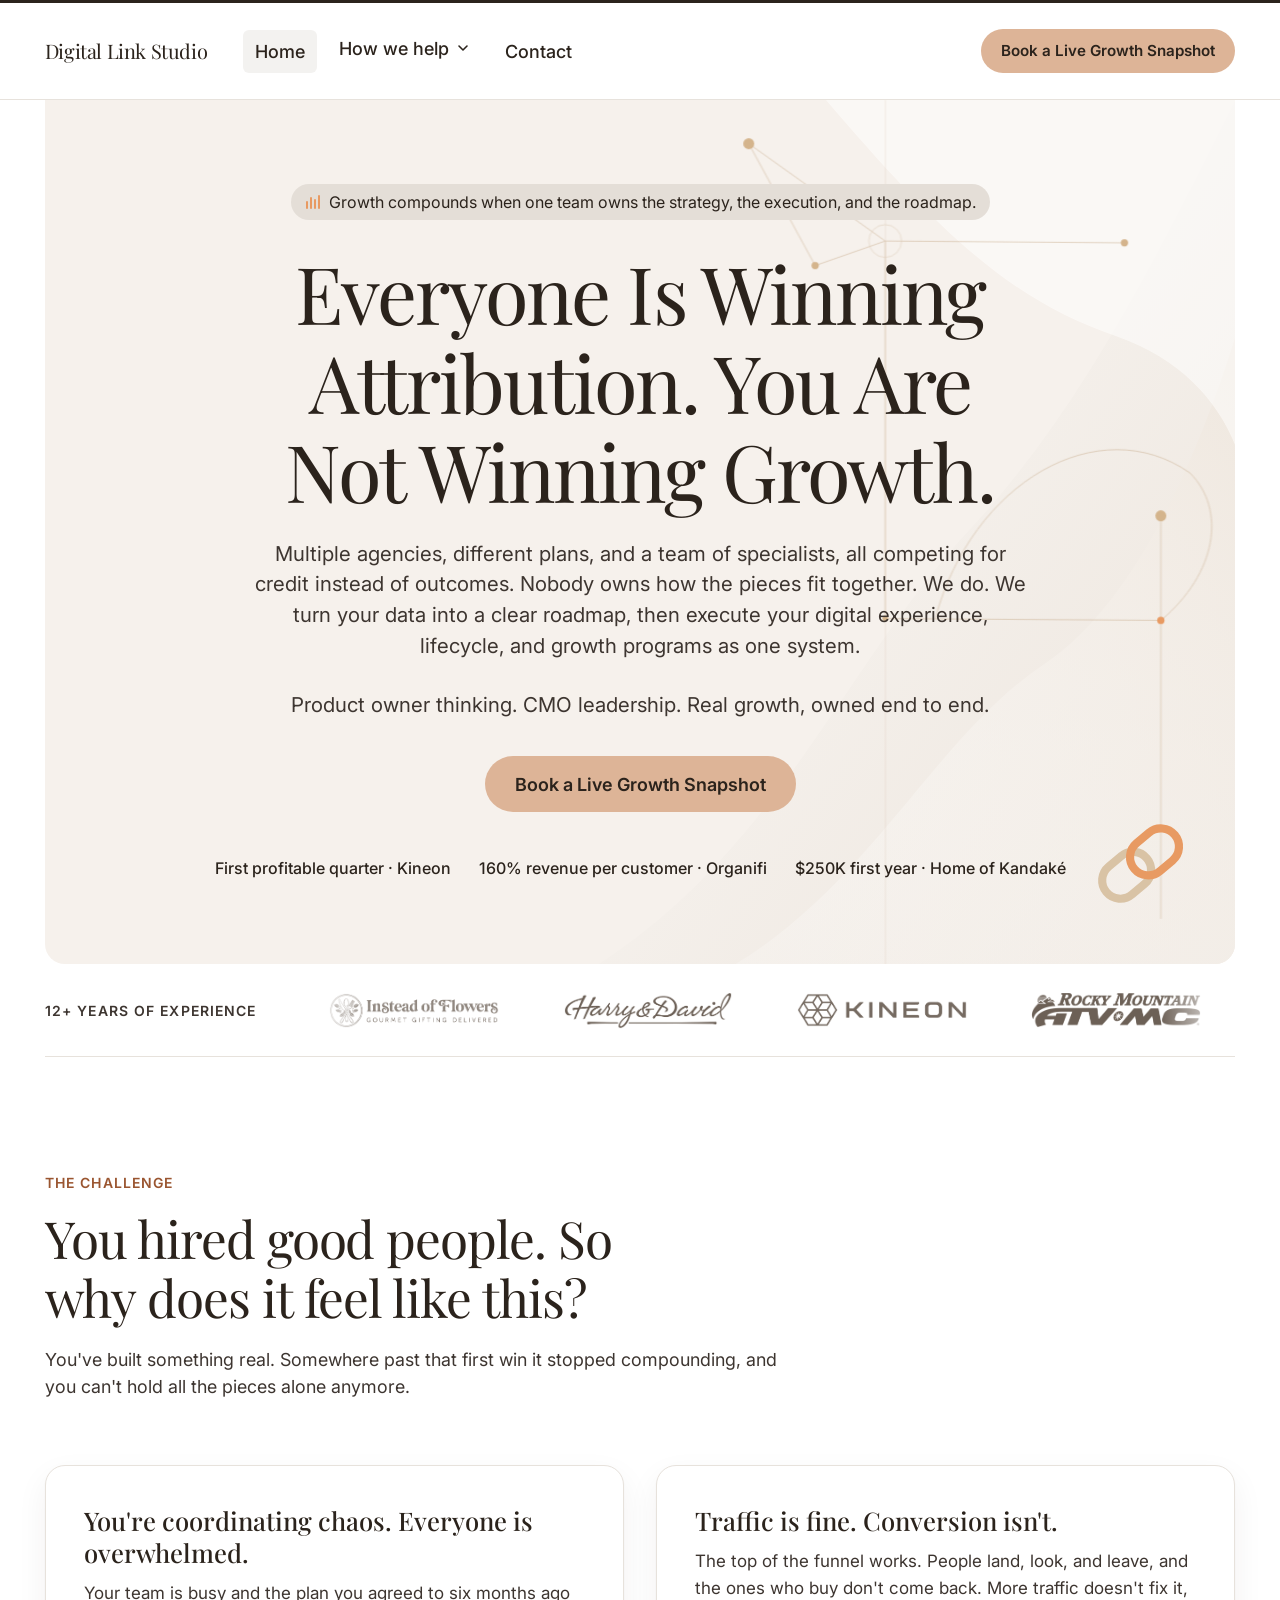
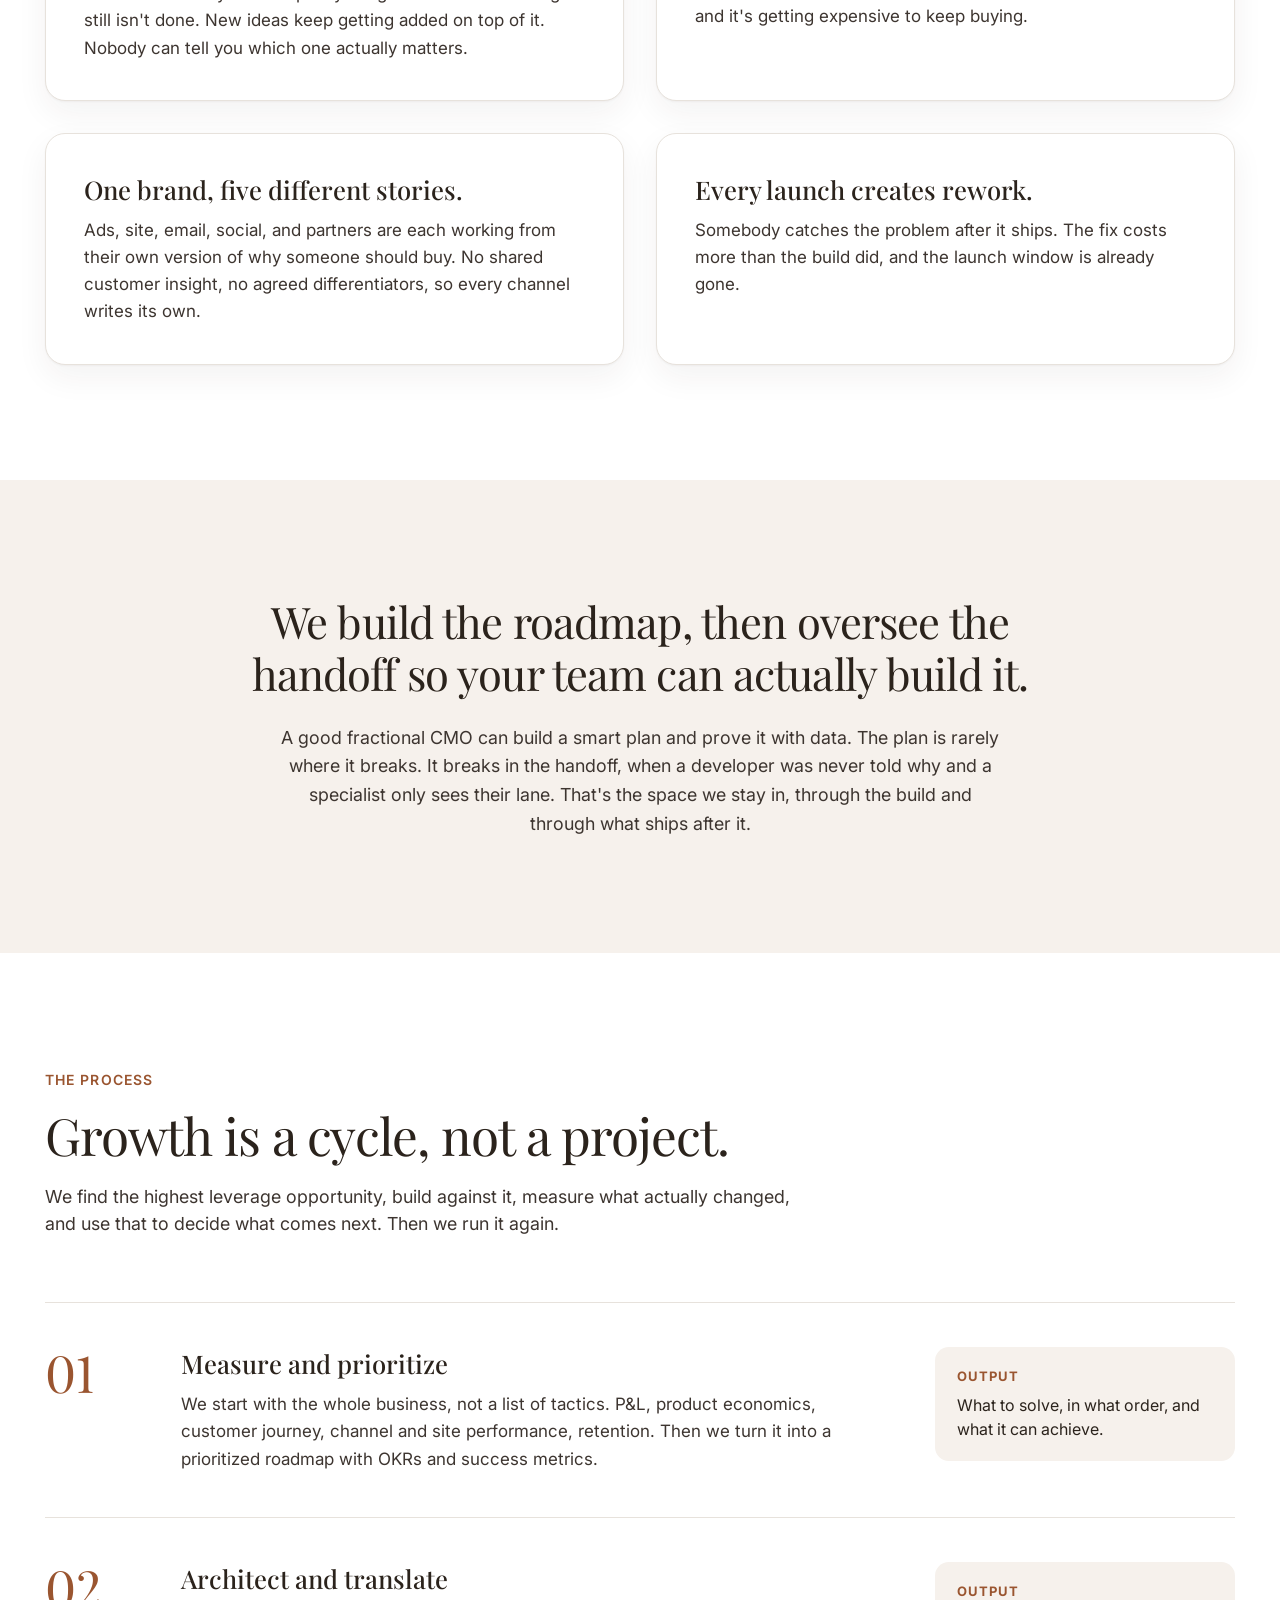
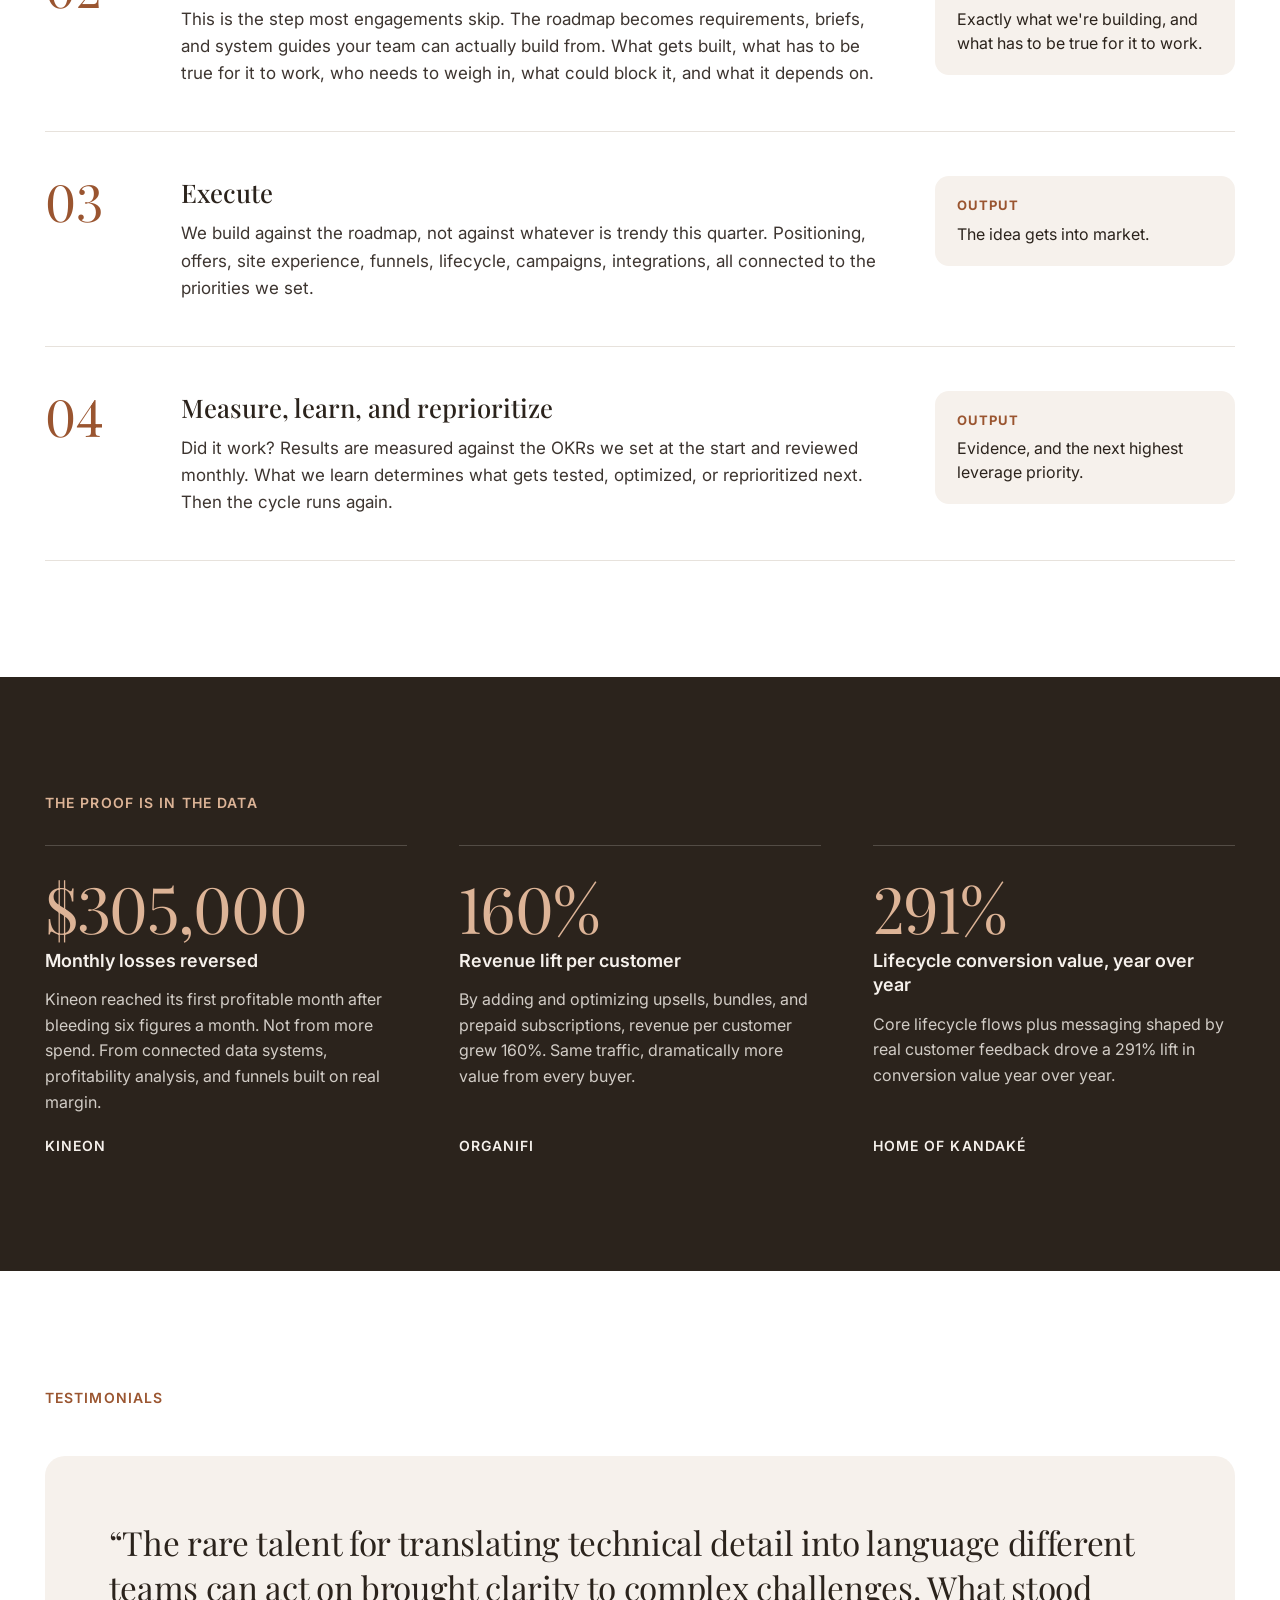
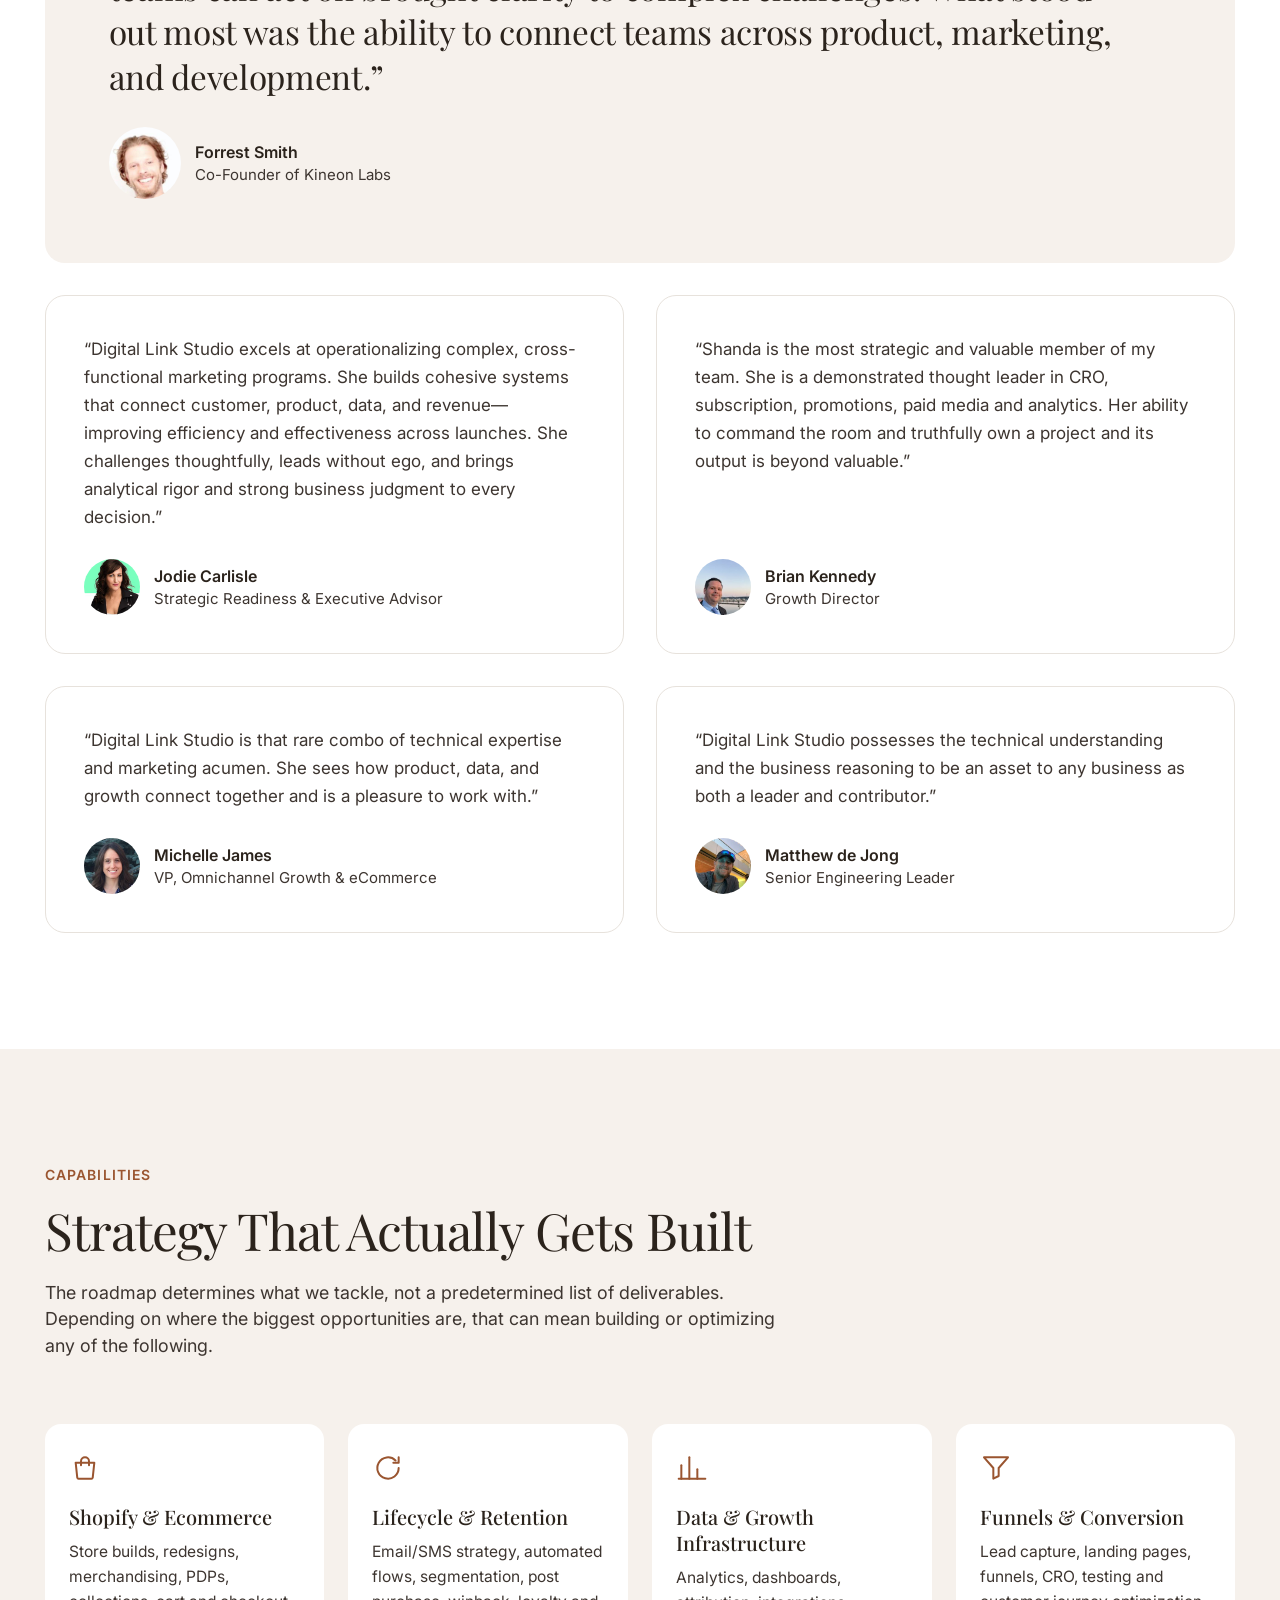
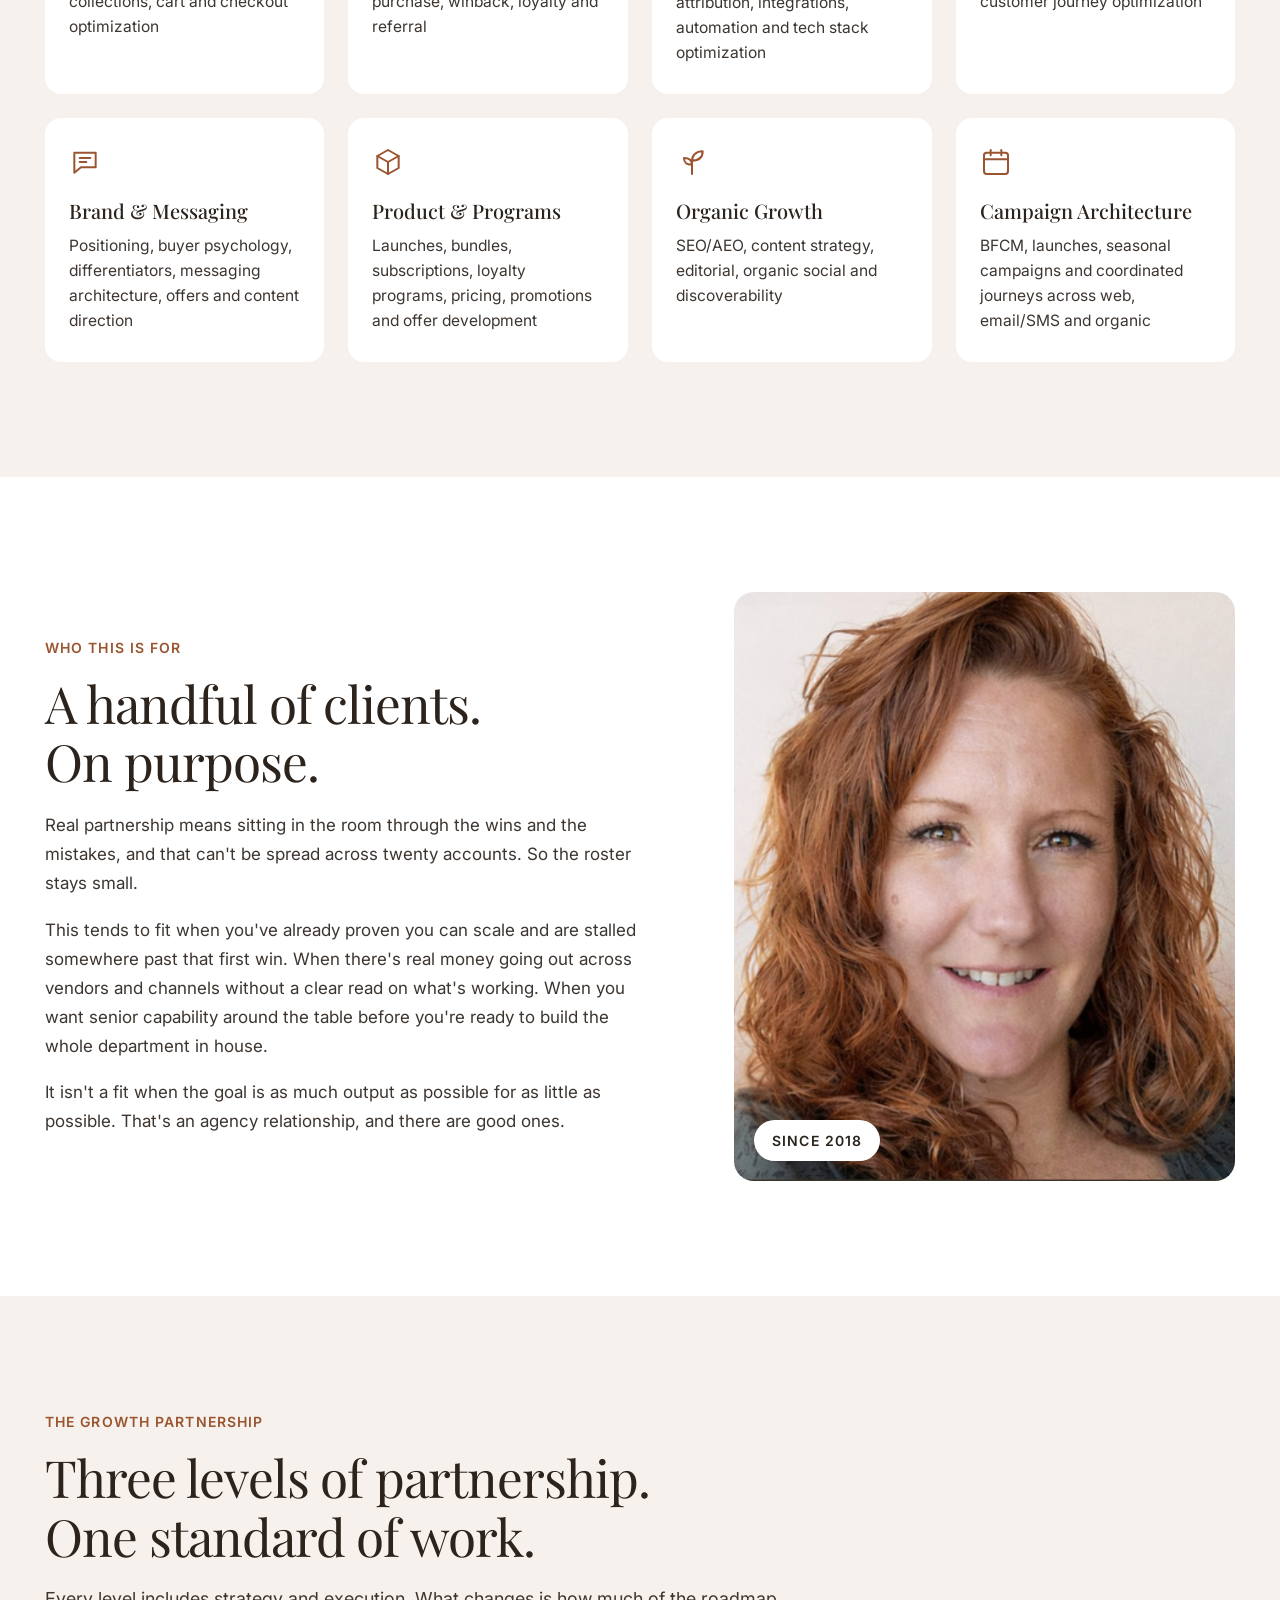
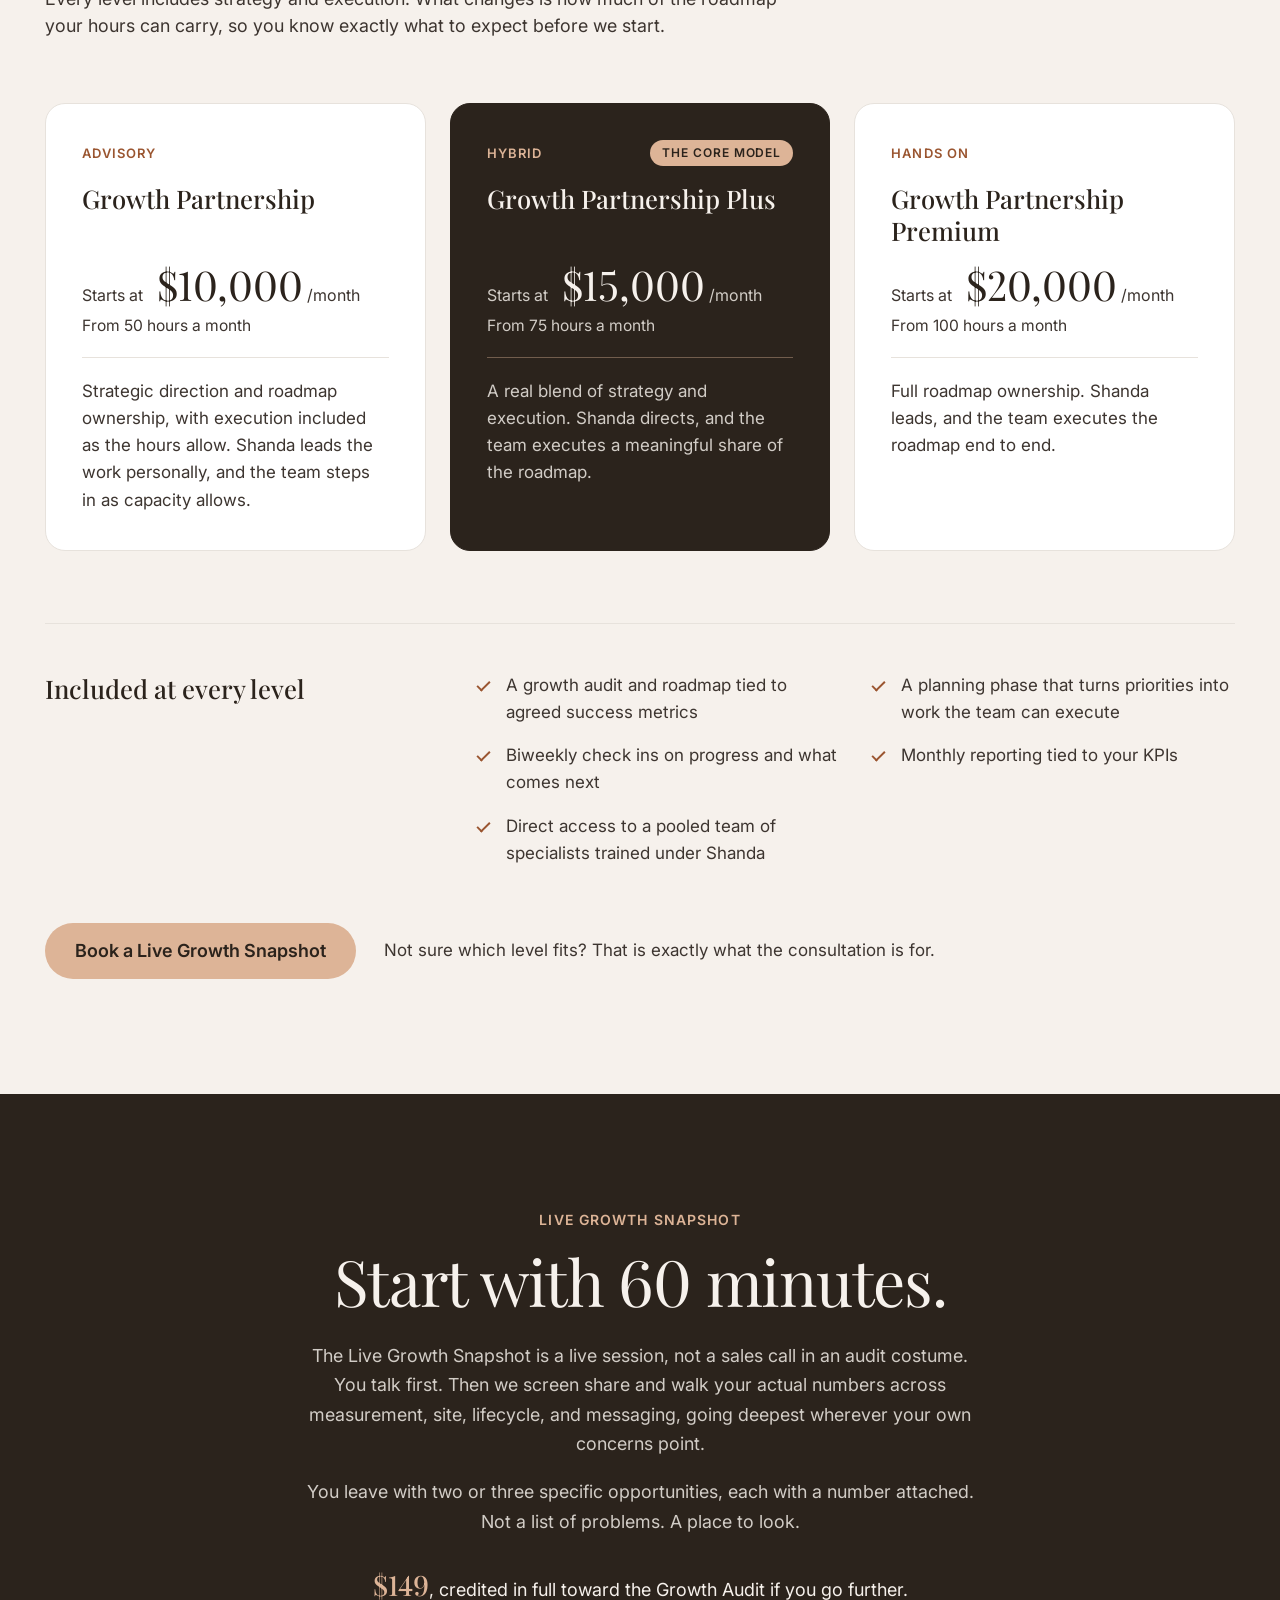
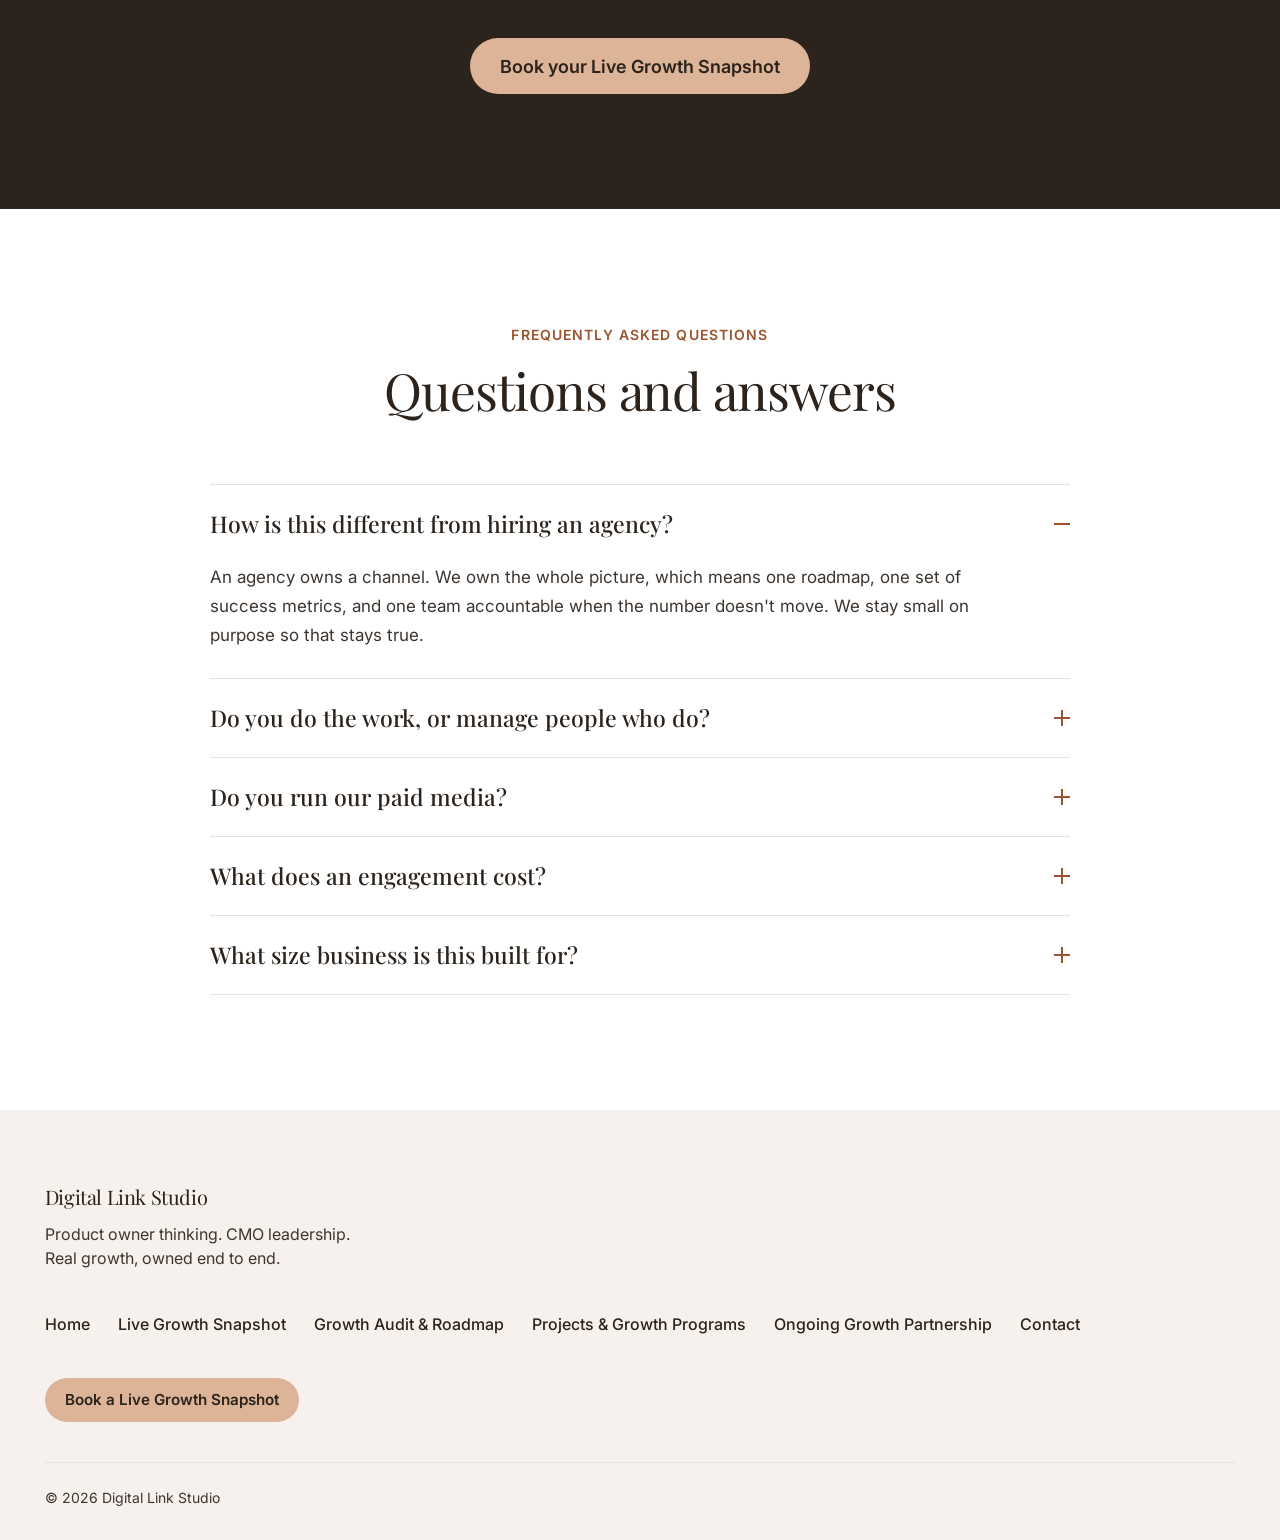
<file: index.html>
<!DOCTYPE html>
<html lang="en">
<head>
  <meta charset="UTF-8">
  <meta name="viewport" content="width=device-width, initial-scale=1">
  <title>Digital Link Studio | Growth Strategy and Execution, Owned by One Team</title>
  <meta name="description" content="Product owner thinking. CMO leadership. Real growth, owned end to end. One team owns your strategy, execution, and roadmap.">

  <!-- Open Graph (link previews on social and messaging apps) -->
  <meta property="og:title" content="Digital Link Studio">
  <meta property="og:description" content="Everyone is winning attribution. You are not winning growth.">
  <meta property="og:type" content="website">

  <link rel="preconnect" href="https://fonts.googleapis.com">
  <link rel="preconnect" href="https://fonts.gstatic.com" crossorigin>
  <link href="https://fonts.googleapis.com/css2?family=Inter:wght@400;500;600&family=Playfair+Display:wght@400;500&display=swap" rel="stylesheet">

  <link rel="stylesheet" href="css/styles.css">
  <script src="js/main.js" defer></script>
</head>
<body>
  <a class="skip-link" href="#main">Skip to content</a>

  <!-- ===== Header ===== -->
  <header class="site-header">
    <div class="site-header__inner">
      <button class="nav-toggle" type="button" aria-expanded="false" aria-controls="site-nav" aria-label="Open menu">
        <span class="nav-toggle__bar"></span>
        <span class="nav-toggle__bar"></span>
        <span class="nav-toggle__bar"></span>
      </button>

      <a class="logo" href="index.html">Digital Link Studio</a>

      <nav class="site-nav" id="site-nav" aria-label="Main">
        <ul class="site-nav__list">
          <li><a class="site-nav__link" href="index.html" aria-current="page">Home</a></li>
          <li class="site-nav__item">
            <button class="site-nav__link site-nav__trigger" type="button" aria-controls="nav-how-we-help">
              How we help
              <svg class="site-nav__chevron" viewBox="0 0 16 16" aria-hidden="true" focusable="false">
                <path d="M4 6 L8 10 L12 6" fill="none" stroke="currentColor" stroke-width="1.6" stroke-linecap="round" stroke-linejoin="round"/>
              </svg>
            </button>
            <ul class="site-nav__sub" id="nav-how-we-help">
              <li><a class="site-nav__sublink" href="growth-snapshot.html">Live Growth Snapshot</a></li>
              <li><a class="site-nav__sublink" href="growth-audit.html">Growth Audit &amp; Roadmap</a></li>
              <li><a class="site-nav__sublink" href="growth-programs.html">Projects &amp; Growth Programs</a></li>
              <li><a class="site-nav__sublink" href="growth-partnership.html">Ongoing Growth Partnership</a></li>
            </ul>
          </li>
          <li><a class="site-nav__link" href="contact.html">Contact</a></li>
        </ul>
      </nav>

      <a class="btn btn--primary btn--small site-header__cta" href="#growth-snapshot">Book a Live Growth Snapshot</a>
    </div>
  </header>

  <main id="main">
    <!-- ===== Hero ===== -->
    <section class="hero" aria-labelledby="hero-title">
      <div class="hero__card">
        <!-- Decorative background: soft waves, network lines, link icon -->
        <svg class="hero__art" viewBox="0 0 1850 950" preserveAspectRatio="xMaxYMid slice" aria-hidden="true" focusable="false">
          <defs>
            <linearGradient id="wave-a" x1="0" y1="0" x2="1" y2="1">
              <stop offset="0" stop-color="#FFFFFF" stop-opacity="0.9"/>
              <stop offset="1" stop-color="#E8DFD5" stop-opacity="0.6"/>
            </linearGradient>
            <linearGradient id="wave-b" x1="1" y1="0" x2="0" y2="1">
              <stop offset="0" stop-color="#EFE7DE" stop-opacity="0.9"/>
              <stop offset="1" stop-color="#FFFFFF" stop-opacity="0.2"/>
            </linearGradient>
          </defs>

          <!-- Waves -->
          <path d="M1850 0 V950 H1150 C1350 820 1420 620 1560 470 C1680 340 1760 180 1850 0 Z" fill="url(#wave-a)"/>
          <path d="M1850 260 V950 H1300 C1450 860 1520 700 1640 620 C1730 560 1800 420 1850 260 Z" fill="url(#wave-b)"/>
          <path d="M1400 0 C1520 140 1600 220 1720 260 C1790 285 1830 330 1850 380 V0 Z" fill="#FFFFFF" opacity="0.5"/>

          <!-- Network lines -->
          <g class="hero__art-detail" stroke="#C9AE8E" stroke-width="1" fill="none" opacity="0.55">
            <path d="M1315 48 L1388 182 L1465 155 L1728 157"/>
            <path d="M1315 48 L1465 155 L1465 570 L1768 572"/>
            <path d="M1768 457 L1768 900"/>
            <path d="M1465 0 V950" opacity="0.4"/>
            <circle cx="1465" cy="155" r="18" opacity="0.6"/>
            <path d="M1520 570 C1560 420 1700 340 1800 410 C1840 450 1830 520 1768 572"/>
          </g>

          <!-- Nodes -->
          <g class="hero__art-detail" fill="#D4B48C">
            <circle cx="1315" cy="48" r="6"/>
            <circle cx="1388" cy="182" r="4"/>
            <circle cx="1728" cy="157" r="4"/>
            <circle cx="1768" cy="457" r="6"/>
            <circle cx="1465" cy="570" r="3"/>
          </g>
          <circle class="hero__art-detail" cx="1768" cy="572" r="4" fill="#E89A62"/>

          <!-- Link icon -->
          <g class="hero__art-detail" transform="translate(1745 840) rotate(-40)" fill="none" stroke-width="9" stroke-linecap="round">
            <rect x="-48" y="-20" width="58" height="40" rx="20" stroke="#D9C3A5"/>
            <rect x="-8" y="-20" width="58" height="40" rx="20" stroke="#E89A62"/>
          </g>
        </svg>

        <div class="hero__content">
          <p class="eyebrow">
            <svg class="eyebrow__icon" viewBox="0 0 16 16" aria-hidden="true" focusable="false">
              <rect x="1" y="7" width="2" height="8" rx="1"/>
              <rect x="5" y="3" width="2" height="12" rx="1"/>
              <rect x="9" y="5" width="2" height="10" rx="1"/>
              <rect x="13" y="1" width="2" height="14" rx="1"/>
            </svg>
            Growth compounds when one team owns the strategy, the execution, and the roadmap.
          </p>

          <h1 class="hero__title" id="hero-title">
            Everyone Is Winning Attribution. You Are Not Winning Growth.
          </h1>

          <p class="hero__lead">
            Multiple agencies, different plans, and a team of specialists, all competing for credit instead of outcomes.
            Nobody owns how the pieces fit together. We do. We turn your data into a clear roadmap, then execute
            your digital experience, lifecycle, and growth programs as one system.
          </p>

          <p class="hero__tagline">Product owner thinking. CMO leadership. Real growth, owned end to end.</p>

          <div class="hero__actions">
            <a class="btn btn--primary" href="#growth-snapshot">Book a Live Growth Snapshot</a>
          </div>

          <ul class="proof" aria-label="Client results">
            <li class="proof__item">First profitable quarter <span aria-hidden="true">·</span> <span class="visually-hidden">for</span> Kineon</li>
            <li class="proof__item">160% revenue per customer <span aria-hidden="true">·</span> <span class="visually-hidden">for</span> Organifi</li>
            <li class="proof__item">$250K first year <span aria-hidden="true">·</span> <span class="visually-hidden">for</span> Home of Kandaké</li>
          </ul>
        </div>
      </div>
    </section>

    <!-- ===== Client logo bar ===== -->
    <section class="logo-bar" aria-labelledby="logo-bar-title">
      <div class="logo-bar__inner">
        <h2 class="logo-bar__label" id="logo-bar-title">12+ years of experience</h2>

        <div class="logo-bar__viewport">
          <!-- The list is repeated once so the scroll loops without a gap.
               The copy is hidden from screen readers. -->
          <div class="logo-bar__track">
            <ul class="logo-bar__list">
              <li><img src="assets/images/logos/instead-of-flowers.png" alt="Instead of Flowers" width="770" height="160" loading="lazy"></li>
              <li><img src="assets/images/logos/harry-and-david.png" alt="Harry &amp; David" width="724" height="158" loading="lazy"></li>
              <li><img src="assets/images/logos/kineon.png" alt="Kineon" width="793" height="160" loading="lazy"></li>
              <li><img src="assets/images/logos/rocky-mountain-atv-mc.png" alt="Rocky Mountain ATV MC" width="763" height="160" loading="lazy"></li>
              <li><img src="assets/images/logos/home-of-kandake.png" alt="Home of Kandaké" width="1238" height="111" loading="lazy"></li>
              <li><img src="assets/images/logos/motorcycle-superstore.png" alt="Motorcycle Superstore" width="949" height="160" loading="lazy"></li>
              <li><img src="assets/images/logos/organifi.png" alt="Organifi" width="517" height="160" loading="lazy"></li>
            </ul>
            <ul class="logo-bar__list" aria-hidden="true">
              <li><img src="assets/images/logos/instead-of-flowers.png" alt="" width="770" height="160" loading="lazy"></li>
              <li><img src="assets/images/logos/harry-and-david.png" alt="" width="724" height="158" loading="lazy"></li>
              <li><img src="assets/images/logos/kineon.png" alt="" width="793" height="160" loading="lazy"></li>
              <li><img src="assets/images/logos/rocky-mountain-atv-mc.png" alt="" width="763" height="160" loading="lazy"></li>
              <li><img src="assets/images/logos/home-of-kandake.png" alt="" width="1238" height="111" loading="lazy"></li>
              <li><img src="assets/images/logos/motorcycle-superstore.png" alt="" width="949" height="160" loading="lazy"></li>
              <li><img src="assets/images/logos/organifi.png" alt="" width="517" height="160" loading="lazy"></li>
            </ul>
          </div>
        </div>
      </div>
    </section>

    <!-- ===== The challenge ===== -->
    <section class="section challenge" aria-labelledby="challenge-title">
      <div class="container">
        <header class="section-header">
          <p class="section-label">The Challenge</p>
          <h2 class="section-title" id="challenge-title">You hired good people. So why does it feel like this?</h2>
          <p class="section-intro">
            You've built something real. Somewhere past that first win it stopped compounding,
            and you can't hold all the pieces alone anymore.
          </p>
        </header>

        <ul class="card-grid">
          <li class="card">
            <h3 class="card__title">You're coordinating chaos. Everyone is overwhelmed.</h3>
            <p class="card__text">
              Your team is busy and the plan you agreed to six months ago still isn't done.
              New ideas keep getting added on top of it. Nobody can tell you which one actually matters.
            </p>
          </li>
          <li class="card">
            <h3 class="card__title">Traffic is fine. Conversion isn't.</h3>
            <p class="card__text">
              The top of the funnel works. People land, look, and leave, and the ones who buy don't come back.
              More traffic doesn't fix it, and it's getting expensive to keep buying.
            </p>
          </li>
          <li class="card">
            <h3 class="card__title">One brand, five different stories.</h3>
            <p class="card__text">
              Ads, site, email, social, and partners are each working from their own version of why someone
              should buy. No shared customer insight, no agreed differentiators, so every channel writes its own.
            </p>
          </li>
          <li class="card">
            <h3 class="card__title">Every launch creates rework.</h3>
            <p class="card__text">
              Somebody catches the problem after it ships. The fix costs more than the build did,
              and the launch window is already gone.
            </p>
          </li>
        </ul>
      </div>
    </section>

    <!-- ===== The handoff statement ===== -->
    <section class="section statement" aria-labelledby="statement-title">
      <div class="container container--narrow">
        <h2 class="statement__title" id="statement-title">
          We build the roadmap, then oversee the handoff so your team can actually build it.
        </h2>
        <p class="statement__text">
          A good fractional CMO can build a smart plan and prove it with data. The plan is rarely where it breaks.
          It breaks in the handoff, when a developer was never told why and a specialist only sees their lane.
          That's the space we stay in, through the build and through what ships after it.
        </p>
      </div>
    </section>

    <!-- ===== The process ===== -->
    <section class="section process" aria-labelledby="process-title">
      <div class="container">
        <header class="section-header">
          <p class="section-label">The Process</p>
          <h2 class="section-title" id="process-title">Growth is a cycle, not a project.</h2>
          <p class="section-intro">
            We find the highest leverage opportunity, build against it, measure what actually changed,
            and use that to decide what comes next. Then we run it again.
          </p>
        </header>

        <ol class="steps">
          <li class="step">
            <span class="step__number" aria-hidden="true">01</span>
            <div class="step__body">
              <h3 class="step__title">Measure and prioritize</h3>
              <p class="step__text">
                We start with the whole business, not a list of tactics. P&amp;L, product economics, customer journey,
                channel and site performance, retention. Then we turn it into a prioritized roadmap with OKRs and success metrics.
              </p>
            </div>
            <p class="step__output"><strong>Output</strong> What to solve, in what order, and what it can achieve.</p>
          </li>
          <li class="step">
            <span class="step__number" aria-hidden="true">02</span>
            <div class="step__body">
              <h3 class="step__title">Architect and translate</h3>
              <p class="step__text">
                This is the step most engagements skip. The roadmap becomes requirements, briefs, and system guides
                your team can actually build from. What gets built, what has to be true for it to work, who needs to
                weigh in, what could block it, and what it depends on.
              </p>
            </div>
            <p class="step__output"><strong>Output</strong> Exactly what we're building, and what has to be true for it to work.</p>
          </li>
          <li class="step">
            <span class="step__number" aria-hidden="true">03</span>
            <div class="step__body">
              <h3 class="step__title">Execute</h3>
              <p class="step__text">
                We build against the roadmap, not against whatever is trendy this quarter. Positioning, offers,
                site experience, funnels, lifecycle, campaigns, integrations, all connected to the priorities we set.
              </p>
            </div>
            <p class="step__output"><strong>Output</strong> The idea gets into market.</p>
          </li>
          <li class="step">
            <span class="step__number" aria-hidden="true">04</span>
            <div class="step__body">
              <h3 class="step__title">Measure, learn, and reprioritize</h3>
              <p class="step__text">
                Did it work? Results are measured against the OKRs we set at the start and reviewed monthly.
                What we learn determines what gets tested, optimized, or reprioritized next. Then the cycle runs again.
              </p>
            </div>
            <p class="step__output"><strong>Output</strong> Evidence, and the next highest leverage priority.</p>
          </li>
        </ol>
      </div>
    </section>

    <!-- ===== Proof in numbers ===== -->
    <section class="section proof-stats" aria-labelledby="proof-stats-title">
      <div class="container">
        <h2 class="section-label proof-stats__label" id="proof-stats-title">The Proof is in the Data</h2>

        <ul class="stats">
          <li class="stat">
            <p class="stat__number">$305,000</p>
            <h3 class="stat__title">Monthly losses reversed</h3>
            <p class="stat__text">
              Kineon reached its first profitable month after bleeding six figures a month. Not from more spend.
              From connected data systems, profitability analysis, and funnels built on real margin.
            </p>
            <p class="stat__client">Kineon</p>
          </li>
          <li class="stat">
            <p class="stat__number">160%</p>
            <h3 class="stat__title">Revenue lift per customer</h3>
            <p class="stat__text">
              By adding and optimizing upsells, bundles, and prepaid subscriptions, revenue per customer grew 160%.
              Same traffic, dramatically more value from every buyer.
            </p>
            <p class="stat__client">Organifi</p>
          </li>
          <li class="stat">
            <p class="stat__number">291%</p>
            <h3 class="stat__title">Lifecycle conversion value, year over year</h3>
            <p class="stat__text">
              Core lifecycle flows plus messaging shaped by real customer feedback drove a 291% lift in
              conversion value year over year.
            </p>
            <p class="stat__client">Home of Kandaké</p>
          </li>
        </ul>
      </div>
    </section>

    <!-- ===== Testimonials ===== -->
    <section class="section testimonials" aria-labelledby="testimonials-title">
      <div class="container">
        <h2 class="section-label" id="testimonials-title">Testimonials</h2>

        <figure class="quote quote--featured">
          <blockquote class="quote__text">
            <p>The rare talent for translating technical detail into language different teams can act on brought clarity to complex challenges. What stood out most was the ability to connect teams across product, marketing, and development.</p>
          </blockquote>
          <figcaption class="quote__author">
            <img class="quote__photo" src="assets/images/testimonials/forrest-smith.jpg" alt="" width="192" height="192" loading="lazy">
            <span>
              <span class="quote__name">Forrest Smith</span>
              <span class="quote__role">Co-Founder of Kineon Labs</span>
            </span>
          </figcaption>
        </figure>

        <div class="quote-grid">
          <figure class="quote">
            <blockquote class="quote__text">
              <p>Digital Link Studio excels at operationalizing complex, cross-functional marketing programs. She builds cohesive systems that connect customer, product, data, and revenue—improving efficiency and effectiveness across launches. She challenges thoughtfully, leads without ego, and brings analytical rigor and strong business judgment to every decision.</p>
            </blockquote>
            <figcaption class="quote__author">
              <img class="quote__photo" src="assets/images/testimonials/jodie-carlisle.jpg" alt="" width="192" height="192" loading="lazy">
              <span>
                <span class="quote__name">Jodie Carlisle</span>
                <span class="quote__role">Strategic Readiness &amp; Executive Advisor</span>
              </span>
            </figcaption>
          </figure>
          <figure class="quote">
            <blockquote class="quote__text">
              <p>Shanda is the most strategic and valuable member of my team. She is a demonstrated thought leader in CRO, subscription, promotions, paid media and analytics. Her ability to command the room and truthfully own a project and its output is beyond valuable.</p>
            </blockquote>
            <figcaption class="quote__author">
              <img class="quote__photo" src="assets/images/testimonials/brian-kennedy.jpg" alt="" width="192" height="192" loading="lazy">
              <span>
                <span class="quote__name">Brian Kennedy</span>
                <span class="quote__role">Growth Director</span>
              </span>
            </figcaption>
          </figure>
          <figure class="quote">
            <blockquote class="quote__text">
              <p>Digital Link Studio is that rare combo of technical expertise and marketing acumen. She sees how product, data, and growth connect together and is a pleasure to work with.</p>
            </blockquote>
            <figcaption class="quote__author">
              <img class="quote__photo" src="assets/images/testimonials/michelle-james.jpg" alt="" width="192" height="192" loading="lazy">
              <span>
                <span class="quote__name">Michelle James</span>
                <span class="quote__role">VP, Omnichannel Growth &amp; eCommerce</span>
              </span>
            </figcaption>
          </figure>
          <figure class="quote">
            <blockquote class="quote__text">
              <p>Digital Link Studio possesses the technical understanding and the business reasoning to be an asset to any business as both a leader and contributor.</p>
            </blockquote>
            <figcaption class="quote__author">
              <img class="quote__photo" src="assets/images/testimonials/matthew-de-jong.jpg" alt="" width="192" height="192" loading="lazy">
              <span>
                <span class="quote__name">Matthew de Jong</span>
                <span class="quote__role">Senior Engineering Leader</span>
              </span>
            </figcaption>
          </figure>
        </div>
      </div>
    </section>

    <!-- ===== Capabilities ===== -->
    <section class="section capabilities" aria-labelledby="capabilities-title">
      <div class="container">
        <header class="section-header">
          <p class="section-label">Capabilities</p>
          <h2 class="section-title" id="capabilities-title">Strategy That Actually Gets Built</h2>
          <p class="section-intro">
            The roadmap determines what we tackle, not a predetermined list of deliverables. Depending on where
            the biggest opportunities are, that can mean building or optimizing any of the following.
          </p>
        </header>

        <ul class="capability-grid">
          <li class="capability">
            <svg class="capability__icon" viewBox="0 0 24 24" aria-hidden="true" focusable="false"><path d="M5 8h14l-1.2 11.2a1 1 0 0 1-1 .8H7.2a1 1 0 0 1-1-.8z"/><path d="M9 10V7a3 3 0 0 1 6 0v3"/></svg>
            <h3 class="capability__title">Shopify &amp; Ecommerce</h3>
            <p class="capability__text">Store builds, redesigns, merchandising, PDPs, collections, cart and checkout optimization</p>
          </li>
          <li class="capability">
            <svg class="capability__icon" viewBox="0 0 24 24" aria-hidden="true" focusable="false"><path d="M20 12a8 8 0 1 1-2.34-5.66"/><path d="M20 4v4h-4"/></svg>
            <h3 class="capability__title">Lifecycle &amp; Retention</h3>
            <p class="capability__text">Email/SMS strategy, automated flows, segmentation, post purchase, winback, loyalty and referral</p>
          </li>
          <li class="capability">
            <svg class="capability__icon" viewBox="0 0 24 24" aria-hidden="true" focusable="false"><path d="M4 20V10"/><path d="M10 20V4"/><path d="M16 20v-7"/><path d="M22 20H2"/></svg>
            <h3 class="capability__title">Data &amp; Growth Infrastructure</h3>
            <p class="capability__text">Analytics, dashboards, attribution, integrations, automation and tech stack optimization</p>
          </li>
          <li class="capability">
            <svg class="capability__icon" viewBox="0 0 24 24" aria-hidden="true" focusable="false"><path d="M3 4h18l-7 8v6l-4 2v-8z"/></svg>
            <h3 class="capability__title">Funnels &amp; Conversion</h3>
            <p class="capability__text">Lead capture, landing pages, funnels, CRO, testing and customer journey optimization</p>
          </li>
          <li class="capability">
            <svg class="capability__icon" viewBox="0 0 24 24" aria-hidden="true" focusable="false"><path d="M4 5h16v11H9l-5 4z"/><path d="M8 9h8"/><path d="M8 12h5"/></svg>
            <h3 class="capability__title">Brand &amp; Messaging</h3>
            <p class="capability__text">Positioning, buyer psychology, differentiators, messaging architecture, offers and content direction</p>
          </li>
          <li class="capability">
            <svg class="capability__icon" viewBox="0 0 24 24" aria-hidden="true" focusable="false"><path d="M12 3l8 4.5v9L12 21l-8-4.5v-9z"/><path d="M4 7.5l8 4.5 8-4.5"/><path d="M12 12v9"/></svg>
            <h3 class="capability__title">Product &amp; Programs</h3>
            <p class="capability__text">Launches, bundles, subscriptions, loyalty programs, pricing, promotions and offer development</p>
          </li>
          <li class="capability">
            <svg class="capability__icon" viewBox="0 0 24 24" aria-hidden="true" focusable="false"><path d="M12 21V11"/><path d="M12 11c0-4 3-7 8-7 0 5-3 7-8 7z"/><path d="M12 14c0-3-2-5-6-5 0 4 2 5 6 5z"/></svg>
            <h3 class="capability__title">Organic Growth</h3>
            <p class="capability__text">SEO/AEO, content strategy, editorial, organic social and discoverability</p>
          </li>
          <li class="capability">
            <svg class="capability__icon" viewBox="0 0 24 24" aria-hidden="true" focusable="false"><rect x="3" y="5" width="18" height="16" rx="2"/><path d="M3 10h18"/><path d="M8 3v4"/><path d="M16 3v4"/></svg>
            <h3 class="capability__title">Campaign Architecture</h3>
            <p class="capability__text">BFCM, launches, seasonal campaigns and coordinated journeys across web, email/SMS and organic</p>
          </li>
        </ul>
      </div>
    </section>

    <!-- ===== Who this is for ===== -->
    <section class="section fit" aria-labelledby="fit-title">
      <div class="container fit__inner">
        <div class="fit__content">
          <p class="section-label">Who this is for</p>
          <h2 class="section-title" id="fit-title">A handful of clients. On purpose.</h2>
          <div class="fit__text">
            <p>
              Real partnership means sitting in the room through the wins and the mistakes, and that can't be
              spread across twenty accounts. So the roster stays small.
            </p>
            <p>
              This tends to fit when you've already proven you can scale and are stalled somewhere past that first win.
              When there's real money going out across vendors and channels without a clear read on what's working.
              When you want senior capability around the table before you're ready to build the whole department in house.
            </p>
            <p>
              It isn't a fit when the goal is as much output as possible for as little as possible.
              That's an agency relationship, and there are good ones.
            </p>
          </div>
        </div>

        <figure class="fit__media">
          <img src="assets/images/founder.jpg" alt="Shanda, founder of Digital Link Studio" width="688" height="808" loading="lazy">
          <figcaption class="fit__badge">Since 2018</figcaption>
        </figure>
      </div>
    </section>

    <!-- ===== Growth Partnership levels ===== -->
    <section class="section pricing" aria-labelledby="pricing-title">
      <div class="container">
        <header class="section-header">
          <p class="section-label">The Growth Partnership</p>
          <h2 class="section-title" id="pricing-title">Three levels of partnership. One standard of work.</h2>
          <p class="section-intro">
            Every level includes strategy and execution. What changes is how much of the roadmap
            your hours can carry, so you know exactly what to expect before we start.
          </p>
        </header>

        <ul class="tier-grid">
          <li class="tier">
            <div class="tier__head">
              <p class="tier__label">Advisory</p>
            </div>
            <h3 class="tier__name">Growth Partnership</h3>
            <div class="tier__cost">
              <p class="tier__price"><span class="tier__from">Starts at</span> $10,000<span class="tier__period" aria-hidden="true">/month</span><span class="visually-hidden"> per month</span></p>
              <p class="tier__hours">From 50 hours a month</p>
            </div>
            <p class="tier__text">
              Strategic direction and roadmap ownership, with execution included as the hours allow.
              Shanda leads the work personally, and the team steps in as capacity allows.
            </p>
          </li>
          <li class="tier tier--featured">
            <div class="tier__head">
              <p class="tier__label">Hybrid</p>
              <p class="tier__badge">The core model</p>
            </div>
            <h3 class="tier__name">Growth Partnership Plus</h3>
            <div class="tier__cost">
              <p class="tier__price"><span class="tier__from">Starts at</span> $15,000<span class="tier__period" aria-hidden="true">/month</span><span class="visually-hidden"> per month</span></p>
              <p class="tier__hours">From 75 hours a month</p>
            </div>
            <p class="tier__text">
              A real blend of strategy and execution. Shanda directs, and the team executes a meaningful share of the roadmap.
            </p>
          </li>
          <li class="tier">
            <div class="tier__head">
              <p class="tier__label">Hands on</p>
            </div>
            <h3 class="tier__name">Growth Partnership Premium</h3>
            <div class="tier__cost">
              <p class="tier__price"><span class="tier__from">Starts at</span> $20,000<span class="tier__period" aria-hidden="true">/month</span><span class="visually-hidden"> per month</span></p>
              <p class="tier__hours">From 100 hours a month</p>
            </div>
            <p class="tier__text">
              Full roadmap ownership. Shanda leads, and the team executes the roadmap end to end.
            </p>
          </li>
        </ul>

        <div class="included">
          <h3 class="included__title">Included at every level</h3>
          <ul class="included__list">
            <li>A growth audit and roadmap tied to agreed success metrics</li>
            <li>A planning phase that turns priorities into work the team can execute</li>
            <li>Biweekly check ins on progress and what comes next</li>
            <li>Monthly reporting tied to your KPIs</li>
            <li>Direct access to a pooled team of specialists trained under Shanda</li>
          </ul>
        </div>

        <div class="pricing__cta">
          <a class="btn btn--primary" href="#growth-snapshot">Book a Live Growth Snapshot</a>
          <p class="pricing__note">Not sure which level fits? That is exactly what the consultation is for.</p>
        </div>
      </div>
    </section>

    <!-- ===== Live Growth Snapshot offer ===== -->
    <section class="section offer" id="growth-snapshot" aria-labelledby="offer-title">
      <div class="container container--narrow">
        <p class="section-label offer__label">Live Growth Snapshot</p>
        <h2 class="offer__title" id="offer-title">Start with 60 minutes.</h2>
        <div class="offer__text">
          <p>
            The Live Growth Snapshot is a live session, not a sales call in an audit costume. You talk first.
            Then we screen share and walk your actual numbers across measurement, site, lifecycle, and messaging,
            going deepest wherever your own concerns point.
          </p>
          <p>
            You leave with two or three specific opportunities, each with a number attached.
            Not a list of problems. A place to look.
          </p>
        </div>
        <p class="offer__price"><strong>$149</strong>, credited in full toward the Growth Audit if you go further.</p>
        <a class="btn btn--primary" href="https://calendly.com/shanda-digitallink/live-growth-snapshot">Book your Live Growth Snapshot</a>
      </div>
    </section>

    <!-- ===== FAQ ===== -->
    <section class="section faq" aria-labelledby="faq-title">
      <div class="container container--narrow">
        <header class="section-header faq__header">
          <p class="section-label">Frequently Asked Questions</p>
          <h2 class="section-title" id="faq-title">Questions and answers</h2>
        </header>

        <div class="faq__list">
          <details class="faq__item" open>
            <summary class="faq__question"><h3>How is this different from hiring an agency?</h3></summary>
            <div class="faq__answer">
              <p>An agency owns a channel. We own the whole picture, which means one roadmap, one set of success metrics, and one team accountable when the number doesn't move. We stay small on purpose so that stays true.</p>
            </div>
          </details>
          <details class="faq__item">
            <summary class="faq__question"><h3>Do you do the work, or manage people who do?</h3></summary>
            <div class="faq__answer">
              <p>Both. We own strategy, the roadmap, the briefs, and quality. Specialists execute against it by lane, and we stay in the room for every build critical decision. You are not handed off to someone you have not met.</p>
            </div>
          </details>
          <details class="faq__item">
            <summary class="faq__question"><h3>Do you run our paid media?</h3></summary>
            <div class="faq__answer">
              <p>Not the media buying itself. That runs through a preferred partner, or your existing one if you already have someone good. What we own is the system the ads depend on. The messaging, the creative direction, the landing pages, and the funnel they land in. We also own how paid gets measured, what budget it earns against the rest of the roadmap, and whether the spend is actually producing profit and not just platform ROAS. One roadmap, one set of objectives, and someone keeping paid aligned to the whole system instead of optimizing in its own lane.</p>
            </div>
          </details>
          <details class="faq__item">
            <summary class="faq__question"><h3>What does an engagement cost?</h3></summary>
            <div class="faq__answer">
              <p>Most start with a Live Growth Snapshot at $149, which credits toward the Growth Audit at $5,000 flat. Ongoing partnerships start at $10,000 a month, depending on your business needs. If you go straight to a partnership, the Growth Audit is part of the first month's deliverables.</p>
            </div>
          </details>
          <details class="faq__item">
            <summary class="faq__question"><h3>What size business is this built for?</h3></summary>
            <div class="faq__answer">
              <p>Founders past their first win, usually with real monthly spend already scattered across vendors and channels. Ecommerce and subscription brands primarily, plus membership and program based businesses with repeat purchase.</p>
            </div>
          </details>
        </div>
      </div>
    </section>
  </main>

  <!-- ===== Footer ===== -->
  <footer class="site-footer">
    <div class="container site-footer__inner">
      <div class="site-footer__brand">
        <a class="logo" href="index.html">Digital Link Studio</a>
        <p class="site-footer__tagline">Product owner thinking. CMO leadership. Real growth, owned end to end.</p>
      </div>

      <nav class="site-footer__nav" aria-label="Footer">
        <ul>
          <li><a href="index.html">Home</a></li>
          <li><a href="growth-snapshot.html">Live Growth Snapshot</a></li>
          <li><a href="growth-audit.html">Growth Audit &amp; Roadmap</a></li>
          <li><a href="growth-programs.html">Projects &amp; Growth Programs</a></li>
          <li><a href="growth-partnership.html">Ongoing Growth Partnership</a></li>
          <li><a href="contact.html">Contact</a></li>
        </ul>
      </nav>

      <a class="btn btn--primary btn--small" href="#growth-snapshot">Book a Live Growth Snapshot</a>
    </div>
    <div class="container site-footer__bottom">
      <p>&copy; 2026 Digital Link Studio</p>
    </div>
  </footer>
</body>
</html>
</file>
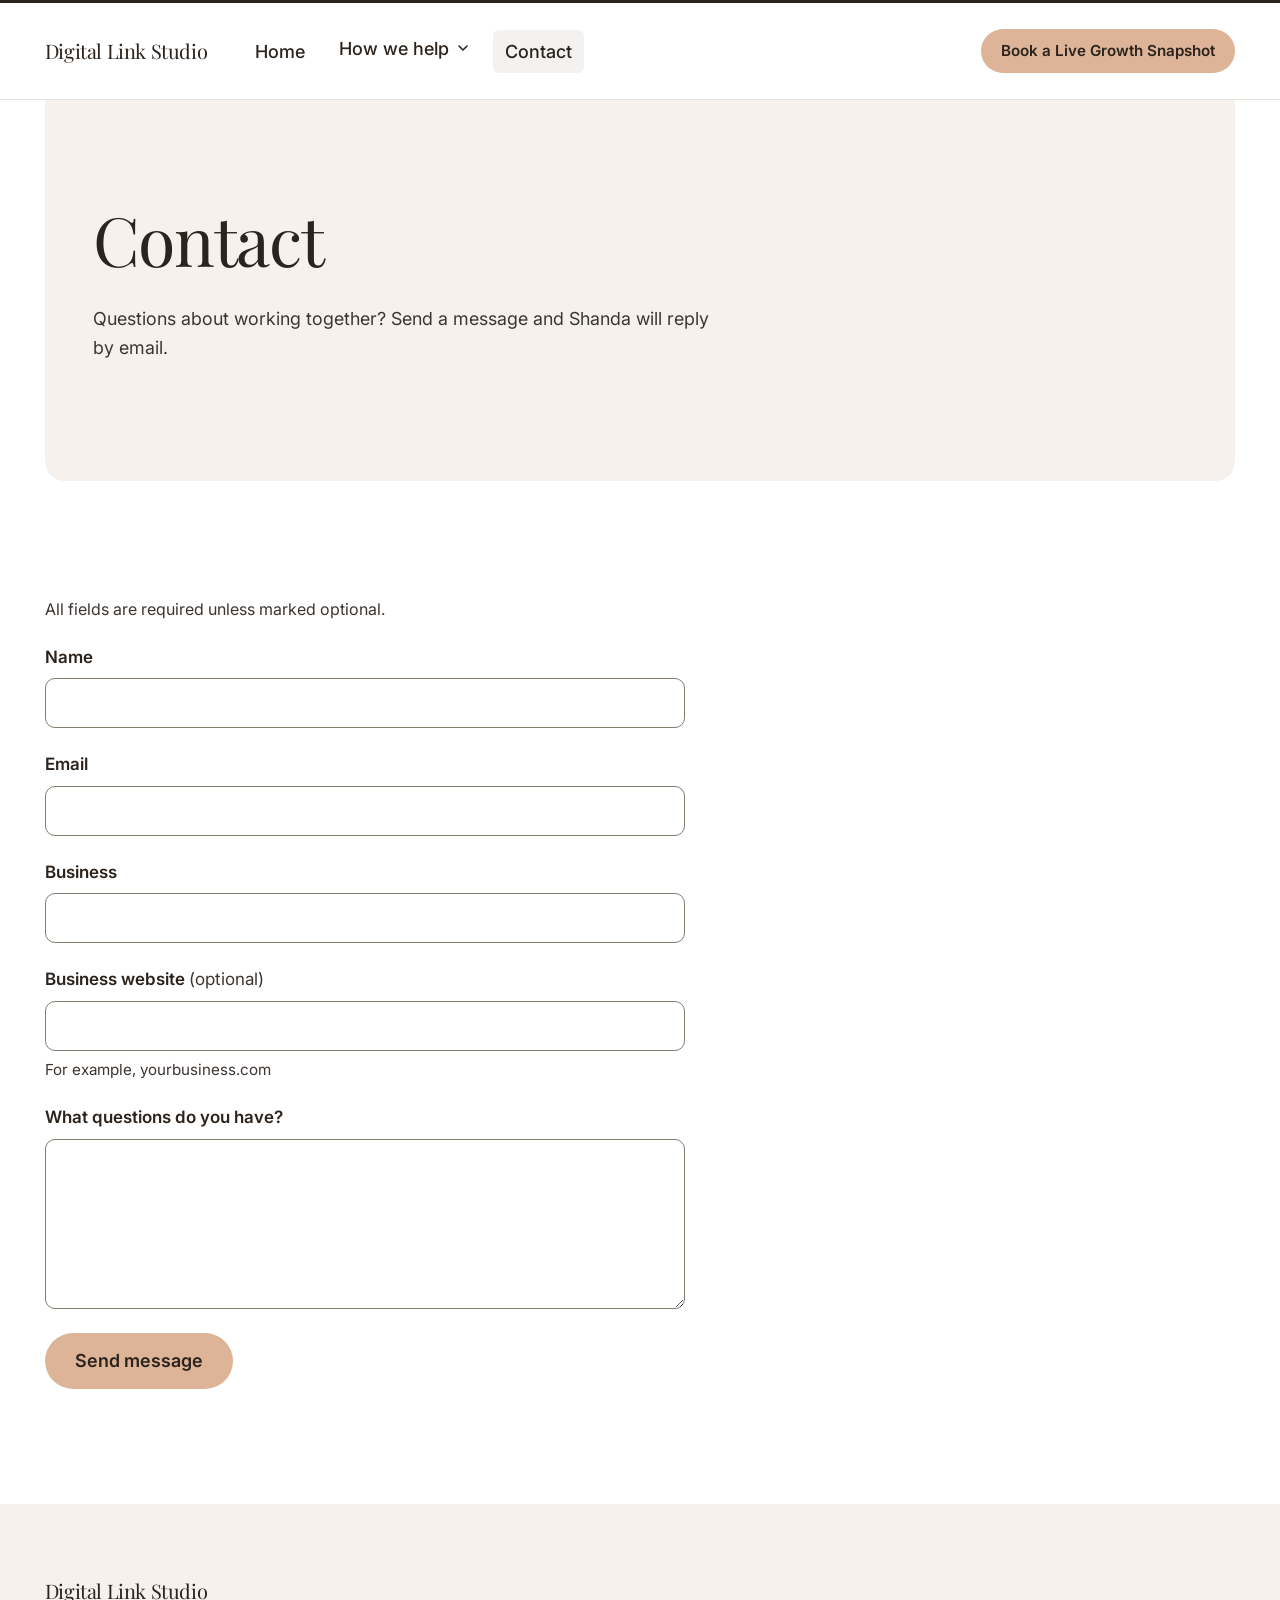
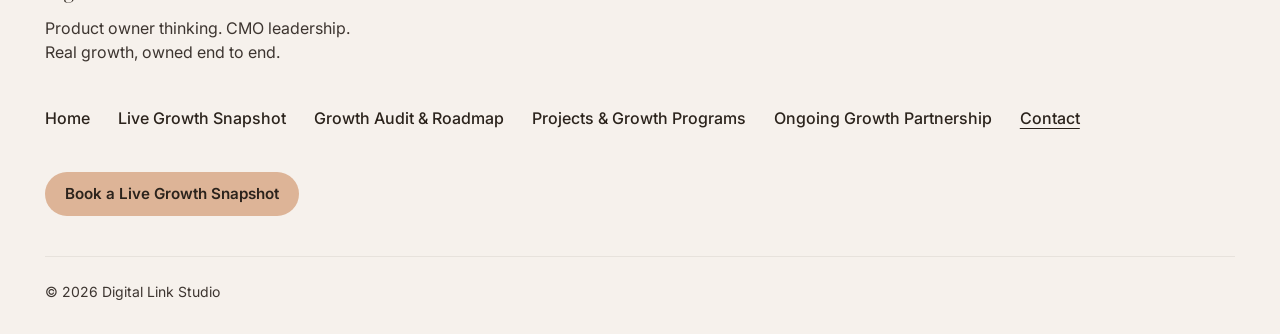
<file: contact.html>
<!DOCTYPE html>
<html lang="en">
<head>
  <meta charset="UTF-8">
  <meta name="viewport" content="width=device-width, initial-scale=1">
  <title>Contact | Digital Link Studio</title>
  <meta name="description" content="Questions about working with Digital Link Studio? Send Shanda a message.">

  <!-- Open Graph (link previews on social and messaging apps) -->
  <meta property="og:title" content="Contact | Digital Link Studio">
  <meta property="og:description" content="Questions about working with Digital Link Studio? Send Shanda a message.">
  <meta property="og:type" content="website">

  <link rel="preconnect" href="https://fonts.googleapis.com">
  <link rel="preconnect" href="https://fonts.gstatic.com" crossorigin>
  <link href="https://fonts.googleapis.com/css2?family=Inter:wght@400;500;600&family=Playfair+Display:wght@400;500&display=swap" rel="stylesheet">

  <link rel="stylesheet" href="css/styles.css">
  <script src="js/main.js" defer></script>
</head>
<body>
  <a class="skip-link" href="#main">Skip to content</a>

  <!-- ===== Header ===== -->
  <header class="site-header">
    <div class="site-header__inner">
      <button class="nav-toggle" type="button" aria-expanded="false" aria-controls="site-nav" aria-label="Open menu">
        <span class="nav-toggle__bar"></span>
        <span class="nav-toggle__bar"></span>
        <span class="nav-toggle__bar"></span>
      </button>

      <a class="logo" href="index.html">Digital Link Studio</a>

      <nav class="site-nav" id="site-nav" aria-label="Main">
        <ul class="site-nav__list">
          <li><a class="site-nav__link" href="index.html">Home</a></li>
          <li class="site-nav__item">
            <button class="site-nav__link site-nav__trigger" type="button" aria-controls="nav-how-we-help">
              How we help
              <svg class="site-nav__chevron" viewBox="0 0 16 16" aria-hidden="true" focusable="false">
                <path d="M4 6 L8 10 L12 6" fill="none" stroke="currentColor" stroke-width="1.6" stroke-linecap="round" stroke-linejoin="round"/>
              </svg>
            </button>
            <ul class="site-nav__sub" id="nav-how-we-help">
              <li><a class="site-nav__sublink" href="growth-snapshot.html">Live Growth Snapshot</a></li>
              <li><a class="site-nav__sublink" href="growth-audit.html">Growth Audit &amp; Roadmap</a></li>
              <li><a class="site-nav__sublink" href="growth-programs.html">Projects &amp; Growth Programs</a></li>
              <li><a class="site-nav__sublink" href="growth-partnership.html">Ongoing Growth Partnership</a></li>
            </ul>
          </li>
          <li><a class="site-nav__link" href="contact.html" aria-current="page">Contact</a></li>
        </ul>
      </nav>

      <a class="btn btn--primary btn--small site-header__cta" href="https://calendly.com/shanda-digitallink/live-growth-snapshot">Book a Live Growth Snapshot</a>
    </div>
  </header>

  <main id="main">

    <!-- ===== Hero ===== -->
    <section class="page-hero" aria-labelledby="page-title">
      <div class="page-hero__card">
        <div class="page-hero__content">
          <h1 class="page-hero__title" id="page-title">Contact</h1>
          <div class="page-hero__text">
            <p>Questions about working together? Send a message and Shanda will reply by email.</p>
          </div>
        </div>
      </div>
    </section>

    <!-- ===== Contact form ===== -->
    <section class="section" aria-label="Contact form">
      <div class="container">
        <!-- Messages are delivered by Formspree. Replace FORM_ID with the form's ID from formspree.io. -->
        <form class="contact-form" id="contact-form" action="https://formspree.io/f/FORM_ID" method="post">
          <p class="contact-form__intro">All fields are required unless marked optional.</p>

          <div class="field">
            <label class="field__label" for="contact-name">Name</label>
            <input class="field__input" type="text" id="contact-name" name="name" autocomplete="name" required>
          </div>

          <div class="field">
            <label class="field__label" for="contact-email">Email</label>
            <input class="field__input" type="email" id="contact-email" name="email" autocomplete="email" required>
          </div>

          <div class="field">
            <label class="field__label" for="contact-business">Business</label>
            <input class="field__input" type="text" id="contact-business" name="business" autocomplete="organization" required>
          </div>

          <div class="field">
            <label class="field__label" for="contact-website">Business website <span class="field__optional">(optional)</span></label>
            <input class="field__input" type="text" inputmode="url" id="contact-website" name="website" autocomplete="url" autocapitalize="off" spellcheck="false" aria-describedby="contact-website-hint">
            <p class="field__hint" id="contact-website-hint">For example, yourbusiness.com</p>
          </div>

          <div class="field">
            <label class="field__label" for="contact-questions">What questions do you have?</label>
            <textarea class="field__input field__input--textarea" id="contact-questions" name="questions" rows="6" required></textarea>
          </div>

          <!-- Spam trap: people never see or fill this field, so Formspree drops submissions that do -->
          <div class="contact-form__trap" aria-hidden="true">
            <label for="contact-gotcha">Leave this field empty</label>
            <input type="text" id="contact-gotcha" name="_gotcha" tabindex="-1" autocomplete="off">
          </div>
          <input type="hidden" name="_subject" value="New message from the Digital Link Studio website">

          <button class="btn btn--primary contact-form__submit" type="submit">Send message</button>

          <p class="contact-form__status" id="contact-status" role="status" aria-live="polite"></p>
        </form>
      </div>
    </section>

  </main>

  <footer class="site-footer">
    <div class="container site-footer__inner">
      <div class="site-footer__brand">
        <a class="logo" href="index.html">Digital Link Studio</a>
        <p class="site-footer__tagline">Product owner thinking. CMO leadership. Real growth, owned end to end.</p>
      </div>

      <nav class="site-footer__nav" aria-label="Footer">
        <ul>
          <li><a href="index.html">Home</a></li>
          <li><a href="growth-snapshot.html">Live Growth Snapshot</a></li>
          <li><a href="growth-audit.html">Growth Audit &amp; Roadmap</a></li>
          <li><a href="growth-programs.html">Projects &amp; Growth Programs</a></li>
          <li><a href="growth-partnership.html">Ongoing Growth Partnership</a></li>
          <li><a href="contact.html" aria-current="page">Contact</a></li>
        </ul>
      </nav>

      <a class="btn btn--primary btn--small" href="https://calendly.com/shanda-digitallink/live-growth-snapshot">Book a Live Growth Snapshot</a>
    </div>
    <div class="container site-footer__bottom">
      <p>&copy; 2026 Digital Link Studio</p>
    </div>
  </footer>
</body>
</html>
</file>
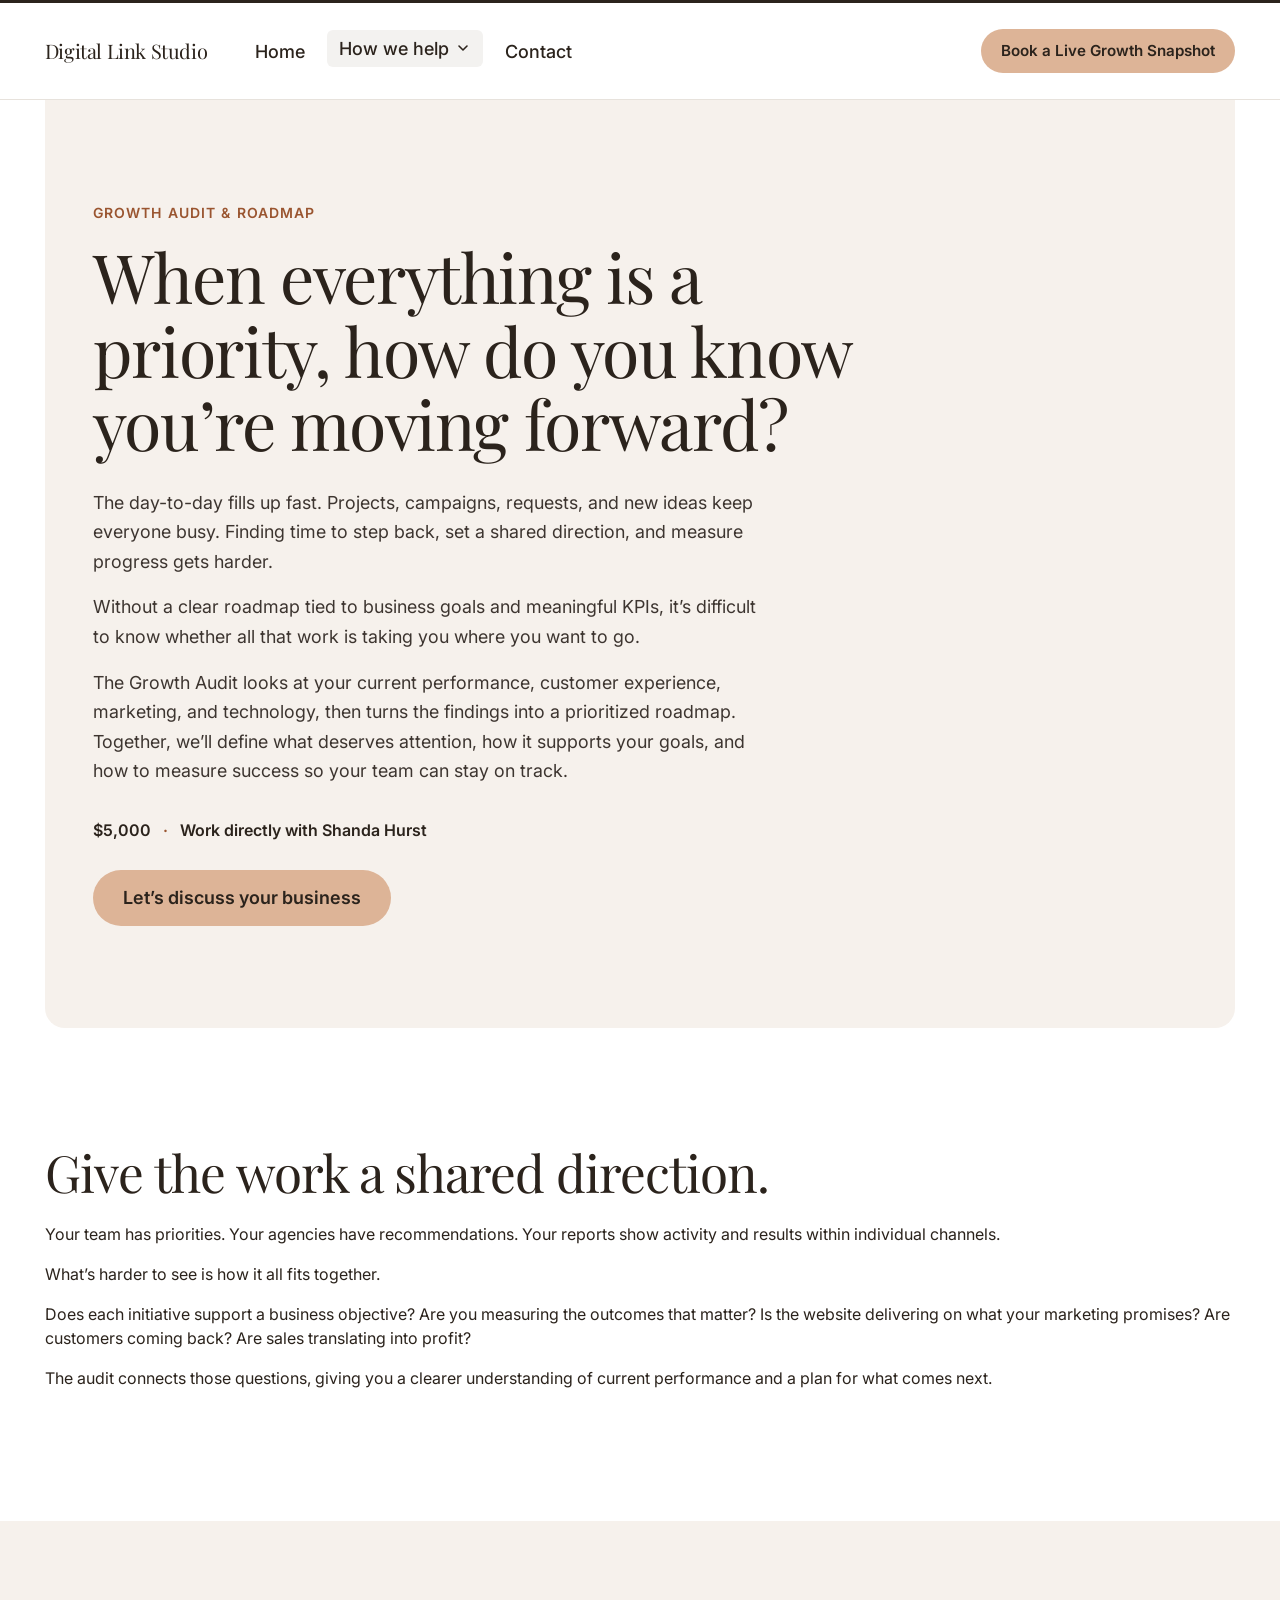
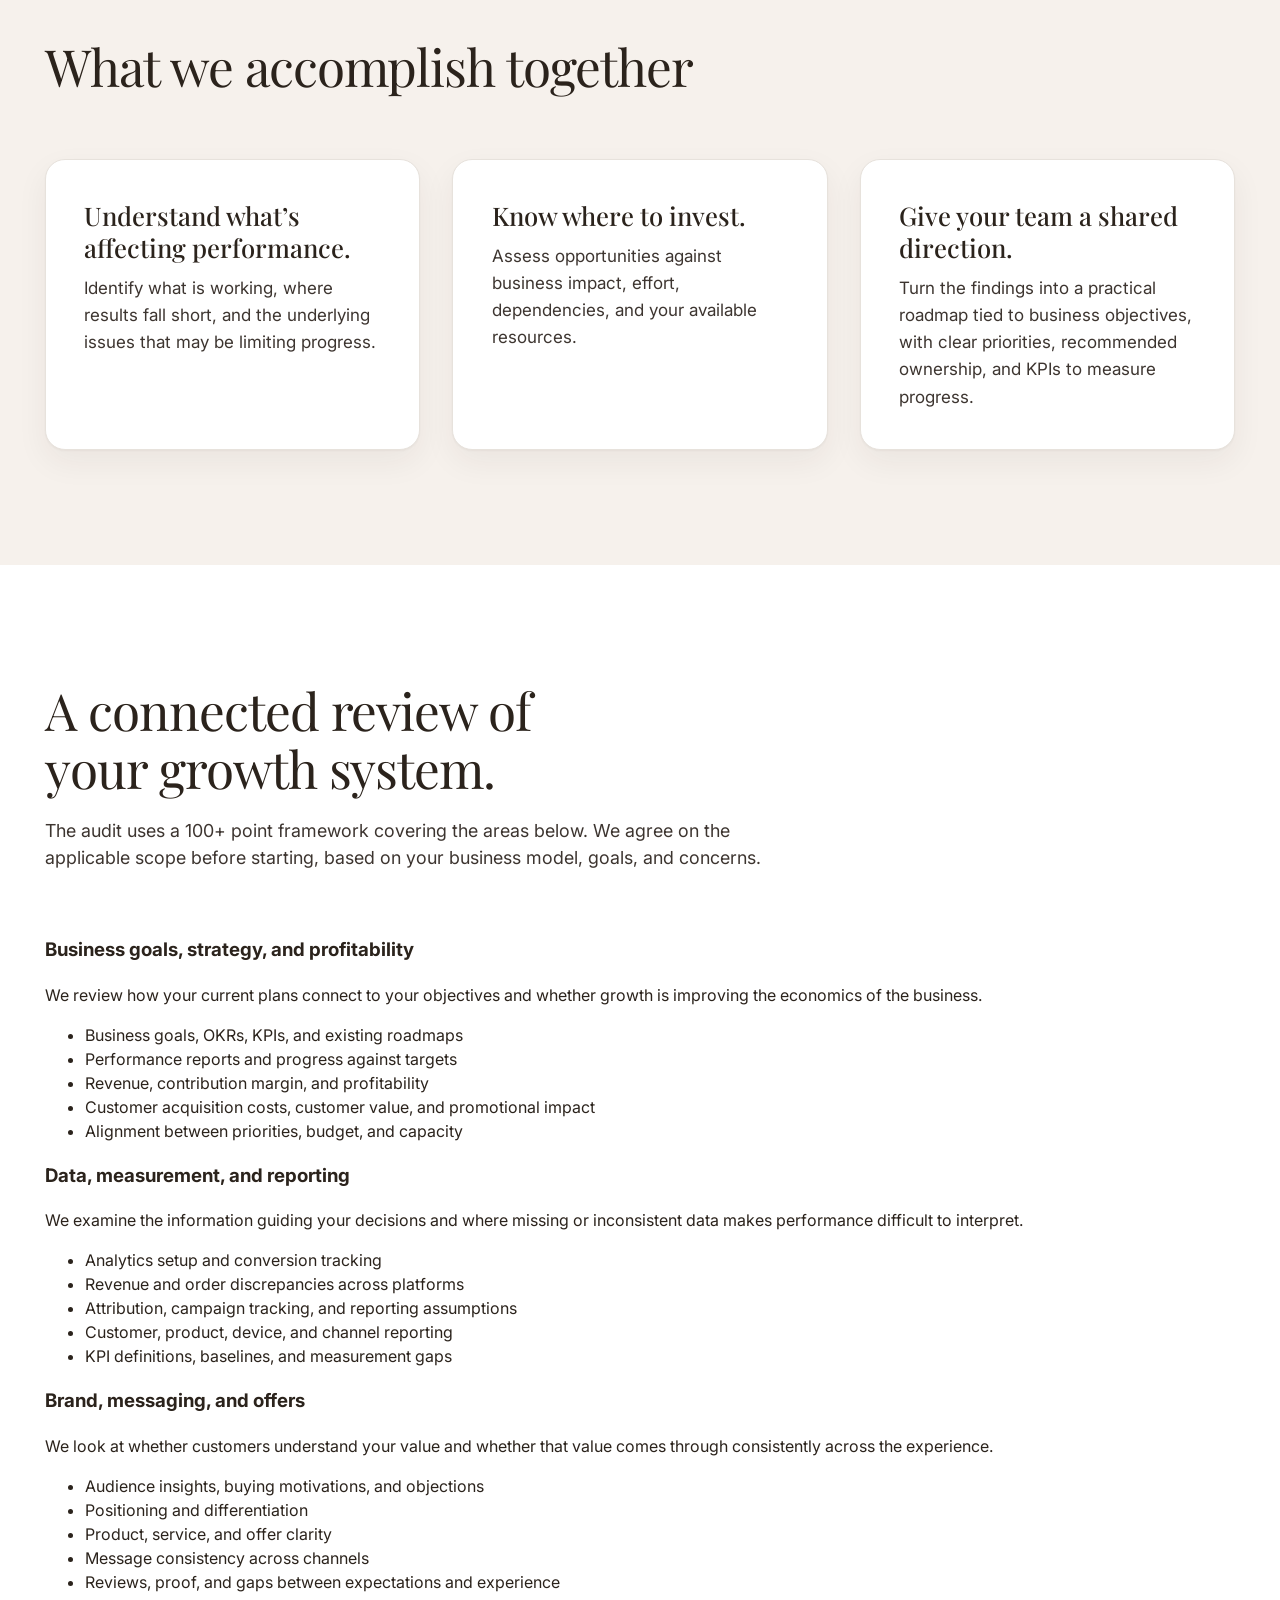
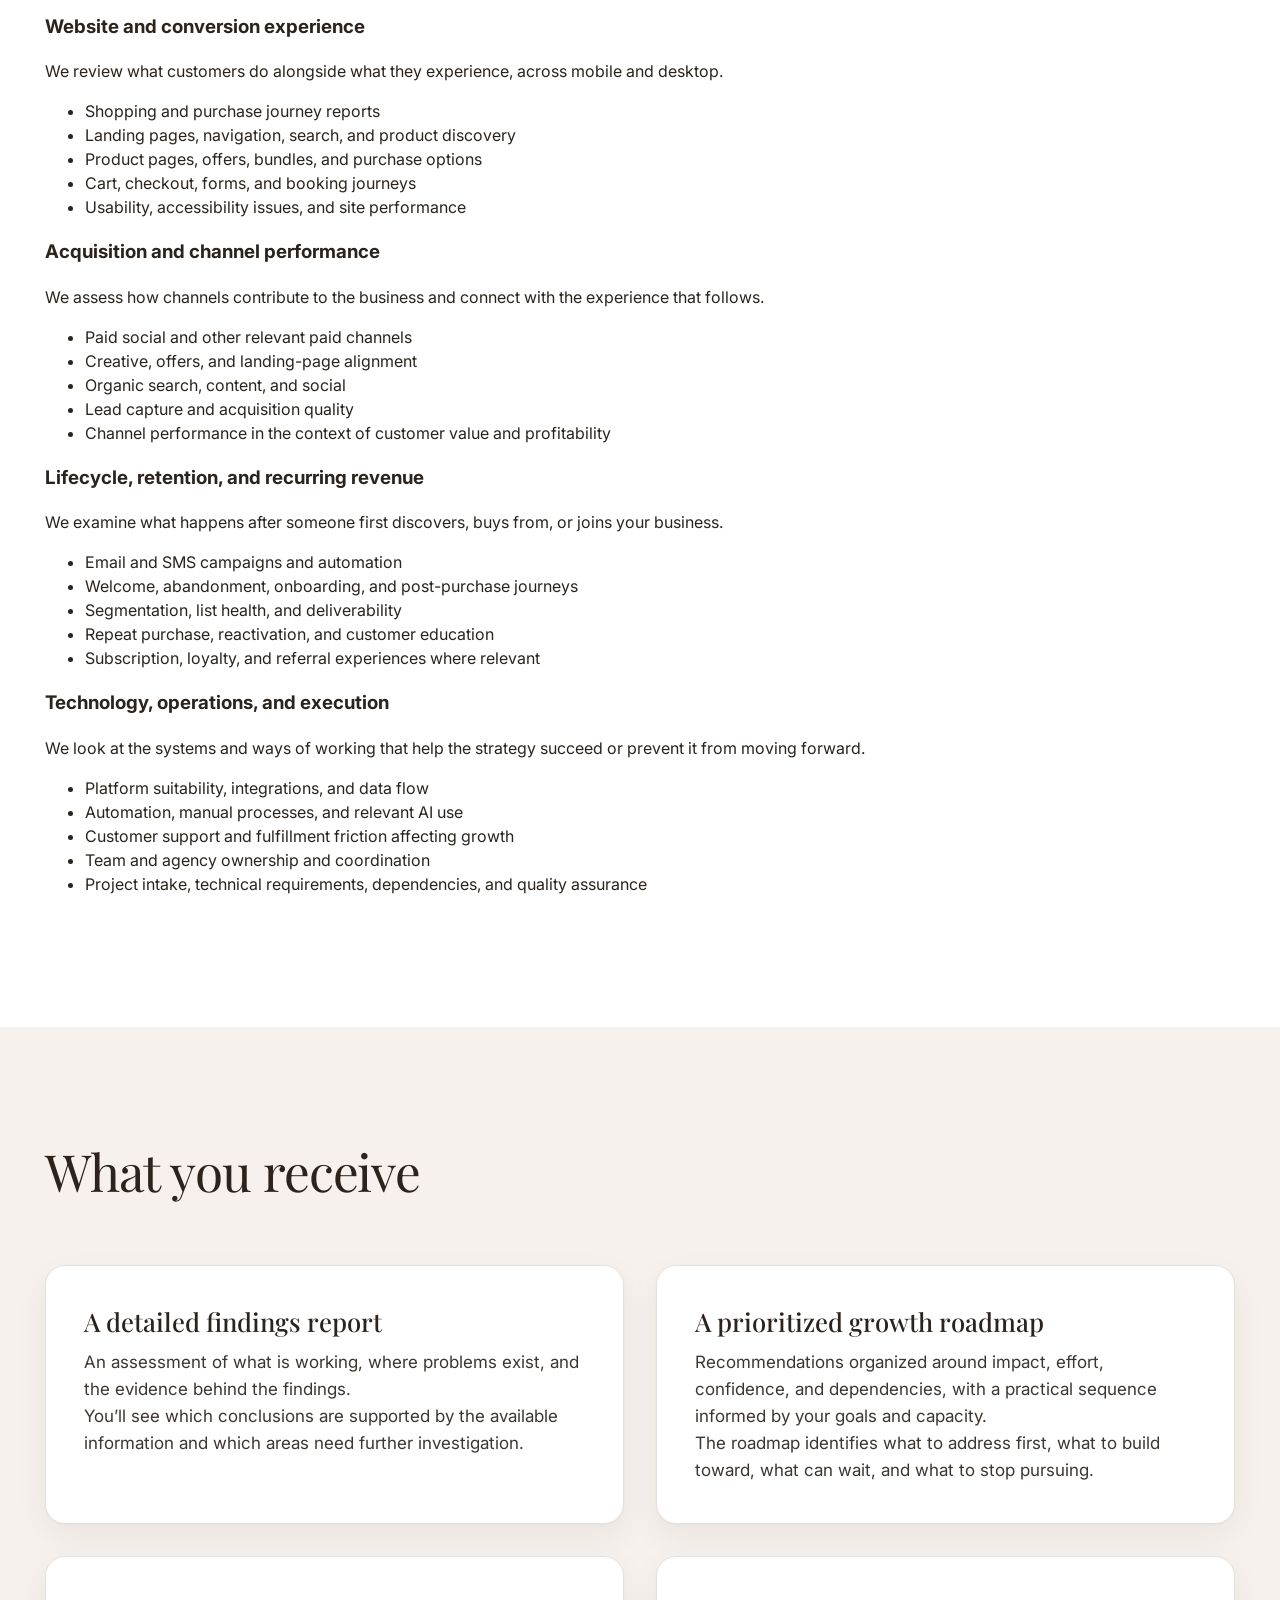
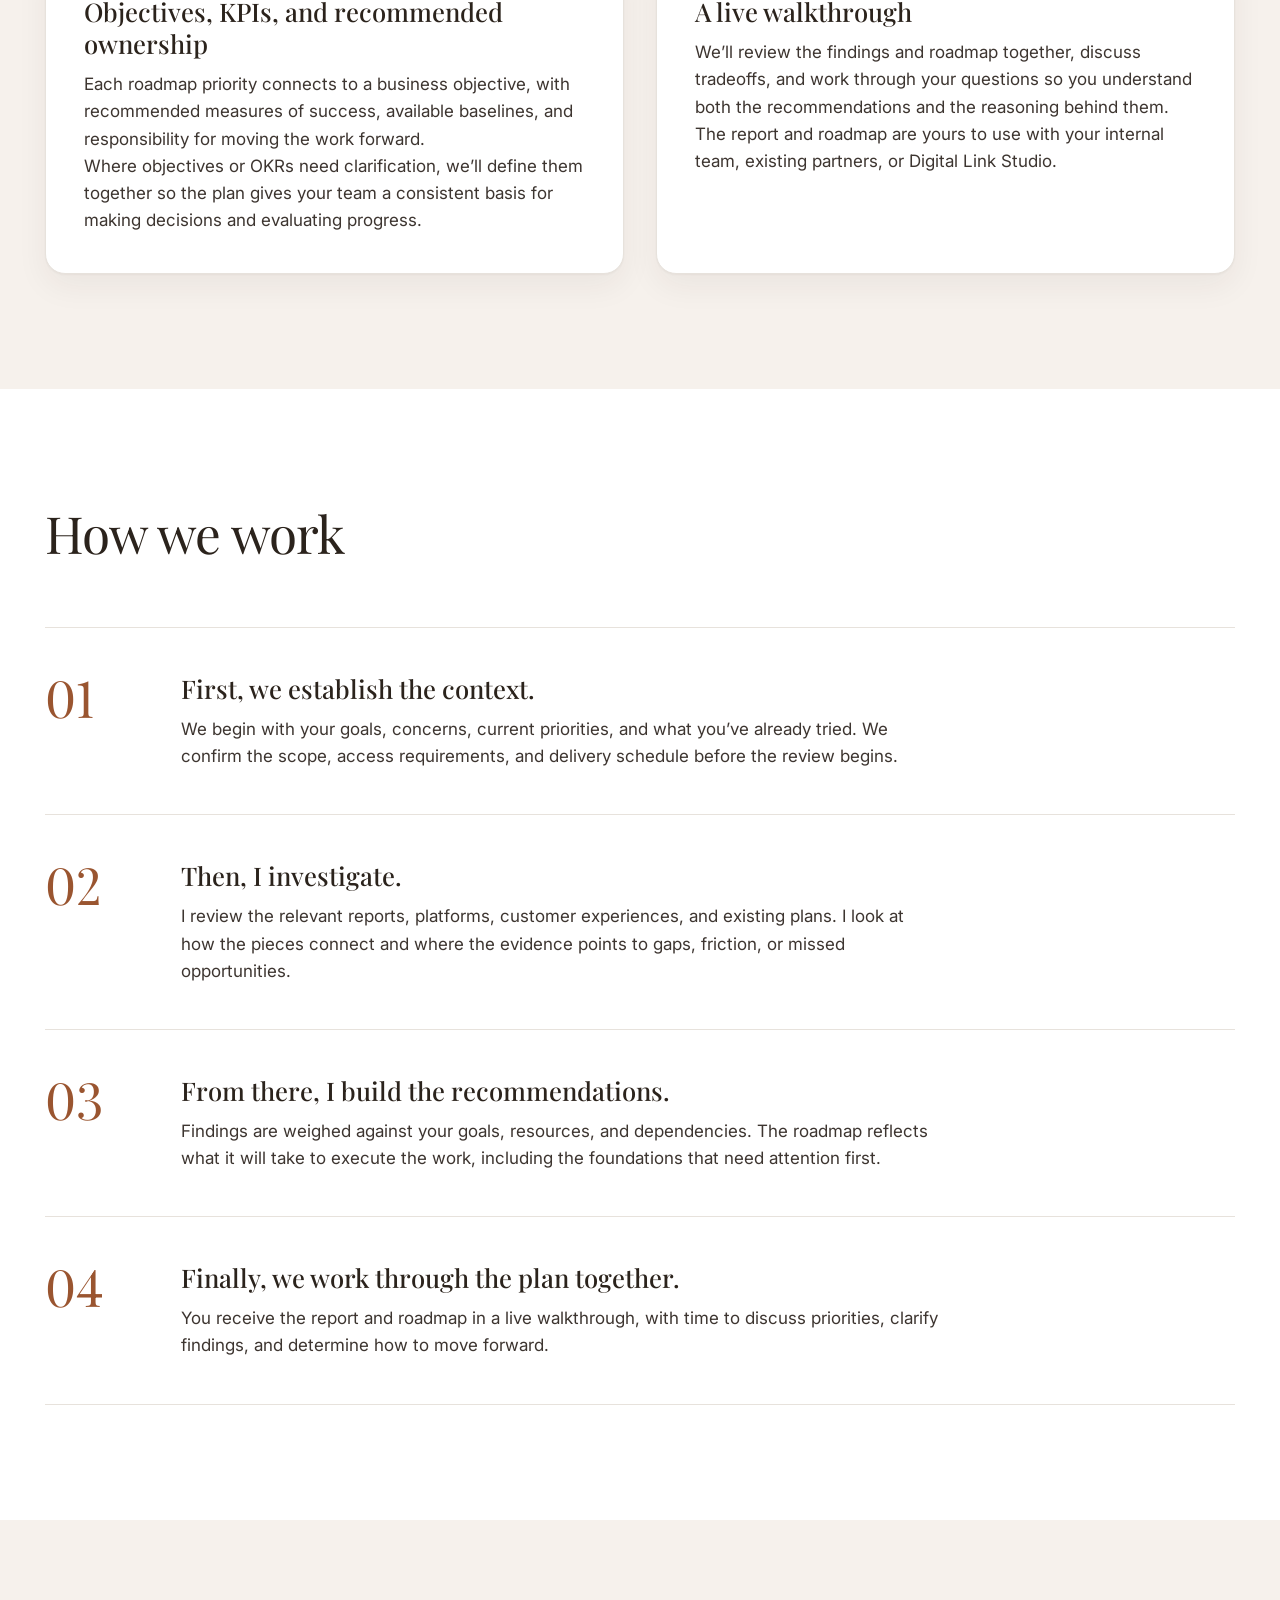
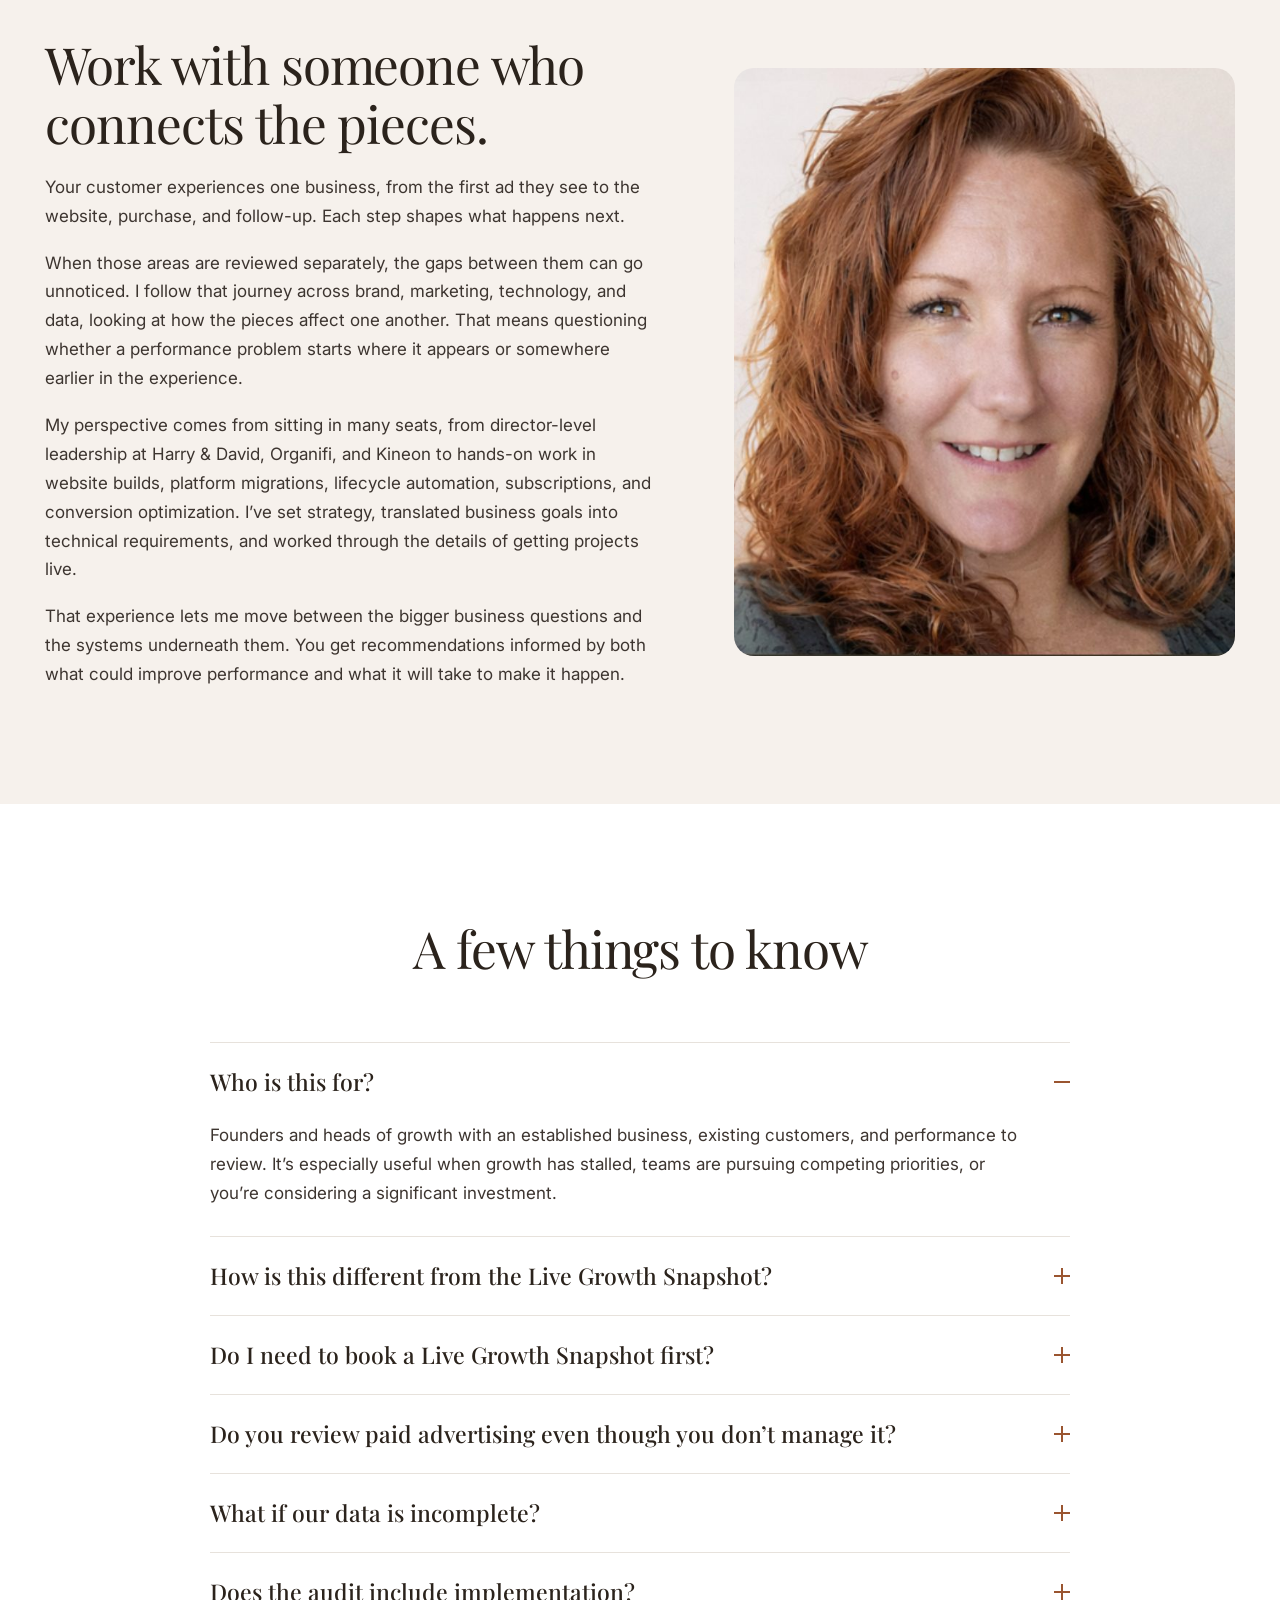
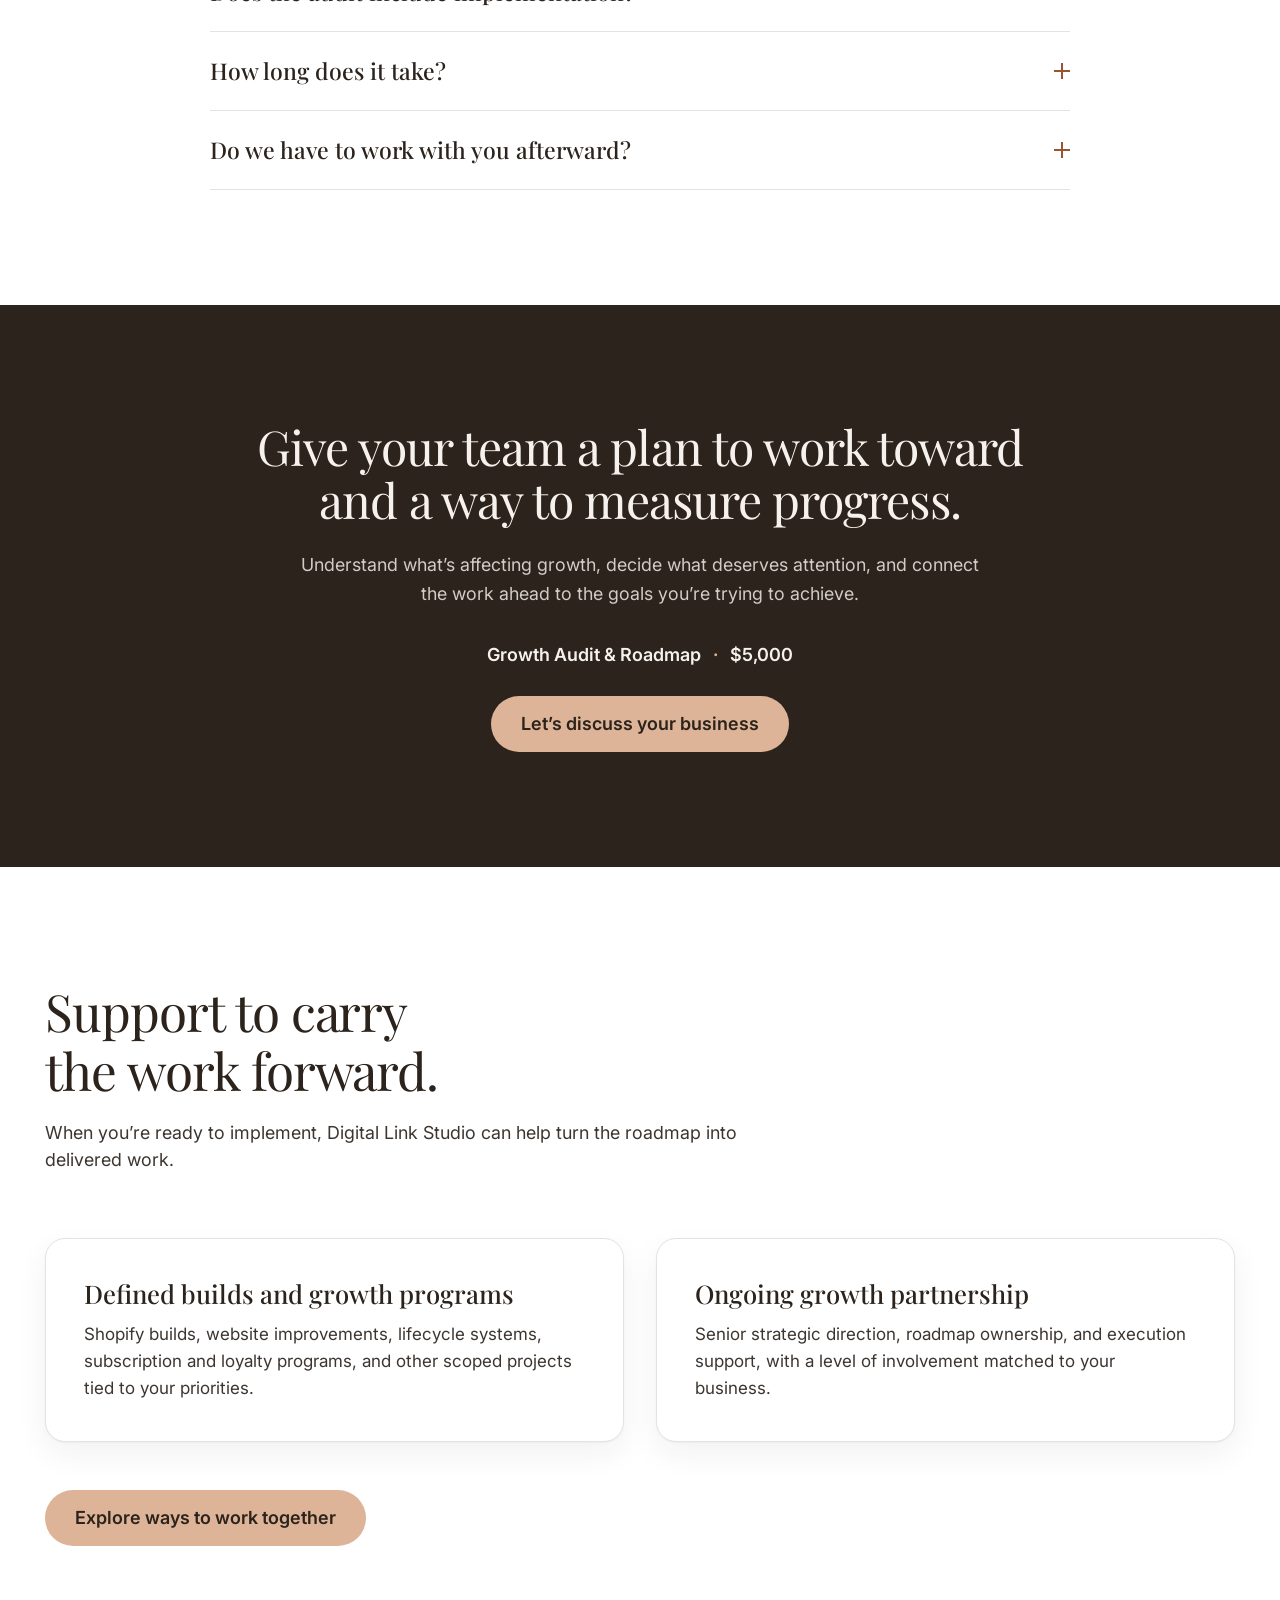
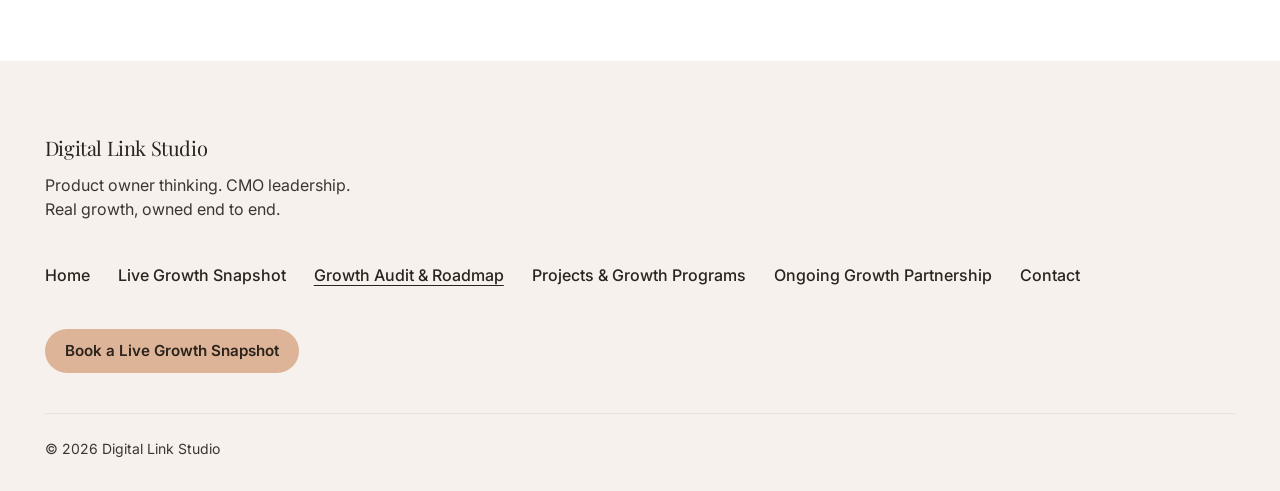
<file: growth-audit.html>
<!DOCTYPE html>
<html lang="en">
<head>
  <meta charset="UTF-8">
  <meta name="viewport" content="width=device-width, initial-scale=1">
  <title>Growth Audit &amp; Roadmap | Digital Link Studio</title>
  <meta name="description" content="The Growth Audit looks at your current performance, customer experience, marketing, and technology, then turns the findings into a prioritized roadmap.">

  <!-- Open Graph (link previews on social and messaging apps) -->
  <meta property="og:title" content="Growth Audit &amp; Roadmap | Digital Link Studio">
  <meta property="og:description" content="When everything is a priority, how do you know you’re moving forward?">
  <meta property="og:type" content="website">

  <link rel="preconnect" href="https://fonts.googleapis.com">
  <link rel="preconnect" href="https://fonts.gstatic.com" crossorigin>
  <link href="https://fonts.googleapis.com/css2?family=Inter:wght@400;500;600&family=Playfair+Display:wght@400;500&display=swap" rel="stylesheet">

  <link rel="stylesheet" href="css/styles.css">
  <script src="js/main.js" defer></script>
</head>
<body>
  <a class="skip-link" href="#main">Skip to content</a>

  <!-- ===== Header ===== -->
  <header class="site-header">
    <div class="site-header__inner">
      <button class="nav-toggle" type="button" aria-expanded="false" aria-controls="site-nav" aria-label="Open menu">
        <span class="nav-toggle__bar"></span>
        <span class="nav-toggle__bar"></span>
        <span class="nav-toggle__bar"></span>
      </button>

      <a class="logo" href="index.html">Digital Link Studio</a>

      <nav class="site-nav" id="site-nav" aria-label="Main">
        <ul class="site-nav__list">
          <li><a class="site-nav__link" href="index.html">Home</a></li>
          <li class="site-nav__item">
            <button class="site-nav__link site-nav__trigger" type="button" aria-controls="nav-how-we-help">
              How we help
              <svg class="site-nav__chevron" viewBox="0 0 16 16" aria-hidden="true" focusable="false">
                <path d="M4 6 L8 10 L12 6" fill="none" stroke="currentColor" stroke-width="1.6" stroke-linecap="round" stroke-linejoin="round"/>
              </svg>
            </button>
            <ul class="site-nav__sub" id="nav-how-we-help">
              <li><a class="site-nav__sublink" href="growth-snapshot.html">Live Growth Snapshot</a></li>
              <li><a class="site-nav__sublink" href="growth-audit.html" aria-current="page">Growth Audit &amp; Roadmap</a></li>
              <li><a class="site-nav__sublink" href="growth-programs.html">Projects &amp; Growth Programs</a></li>
              <li><a class="site-nav__sublink" href="growth-partnership.html">Ongoing Growth Partnership</a></li>
            </ul>
          </li>
          <li><a class="site-nav__link" href="contact.html">Contact</a></li>
        </ul>
      </nav>

      <a class="btn btn--primary btn--small site-header__cta" href="https://calendly.com/shanda-digitallink/live-growth-snapshot">Book a Live Growth Snapshot</a>
    </div>
  </header>

  <main id="main">

    <!-- ===== Hero ===== -->
    <section class="page-hero" aria-labelledby="page-title">
      <div class="page-hero__card">
        <div class="page-hero__content">
          <p class="section-label">Growth Audit &amp; Roadmap</p>
          <h1 class="page-hero__title" id="page-title">When everything is a priority, how do you know you’re moving forward?</h1>

          <div class="page-hero__text">
            <p>The day-to-day fills up fast. Projects, campaigns, requests, and new ideas keep everyone busy. Finding time to step back, set a shared direction, and measure progress gets harder.</p>
            <p>Without a clear roadmap tied to business goals and meaningful KPIs, it’s difficult to know whether all that work is taking you where you want to go.</p>
            <p>The Growth Audit looks at your current performance, customer experience, marketing, and technology, then turns the findings into a prioritized roadmap. Together, we’ll define what deserves attention, how it supports your goals, and how to measure success so your team can stay on track.</p>
          </div>

          <ul class="facts" aria-label="Audit details">
            <li>$5,000</li>
            <li>Work directly with Shanda Hurst</li>
          </ul>

          <div class="page-hero__actions">
            <a class="btn btn--primary" href="contact.html">Let’s discuss your business</a>
          </div>
        </div>
      </div>
    </section>

    <!-- ===== Shared direction ===== -->
    <section class="section" aria-labelledby="direction-title">
      <div class="container">
        <div class="prose">
          <h2 class="section-title" id="direction-title">Give the work a shared direction.</h2>
          <p>Your team has priorities. Your agencies have recommendations. Your reports show activity and results within individual channels.</p>
          <p>What’s harder to see is how it all fits together.</p>
          <p>Does each initiative support a business objective? Are you measuring the outcomes that matter? Is the website delivering on what your marketing promises? Are customers coming back? Are sales translating into profit?</p>
          <p>The audit connects those questions, giving you a clearer understanding of current performance and a plan for what comes next.</p>
        </div>
      </div>
    </section>

    <!-- ===== What we accomplish together ===== -->
    <section class="section section--cream" aria-labelledby="outcomes-title">
      <div class="container">
        <header class="section-header">
          <h2 class="section-title" id="outcomes-title">What we accomplish together</h2>
        </header>

        <ul class="card-grid card-grid--3">
          <li class="card">
            <h3 class="card__title">Understand what’s affecting performance.</h3>
            <p class="card__text">Identify what is working, where results fall short, and the underlying issues that may be limiting progress.</p>
          </li>
          <li class="card">
            <h3 class="card__title">Know where to invest.</h3>
            <p class="card__text">Assess opportunities against business impact, effort, dependencies, and your available resources.</p>
          </li>
          <li class="card">
            <h3 class="card__title">Give your team a shared direction.</h3>
            <p class="card__text">Turn the findings into a practical roadmap tied to business objectives, with clear priorities, recommended ownership, and KPIs to measure progress.</p>
          </li>
        </ul>
      </div>
    </section>

    <!-- ===== A connected review ===== -->
    <section class="section" aria-labelledby="review-title">
      <div class="container">
        <header class="section-header">
          <h2 class="section-title" id="review-title">A connected review of your growth system.</h2>
          <p class="section-intro">The audit uses a 100+ point framework covering the areas below. We agree on the applicable scope before starting, based on your business model, goals, and concerns.</p>
        </header>

        <div class="review-areas">
          <div class="review-area">
            <div class="review-area__intro">
              <h3 class="review-area__title">Business goals, strategy, and profitability</h3>
              <p class="review-area__text">We review how your current plans connect to your objectives and whether growth is improving the economics of the business.</p>
            </div>
            <ul class="review-area__list">
              <li>Business goals, OKRs, KPIs, and existing roadmaps</li>
              <li>Performance reports and progress against targets</li>
              <li>Revenue, contribution margin, and profitability</li>
              <li>Customer acquisition costs, customer value, and promotional impact</li>
              <li>Alignment between priorities, budget, and capacity</li>
            </ul>
          </div>
          <div class="review-area">
            <div class="review-area__intro">
              <h3 class="review-area__title">Data, measurement, and reporting</h3>
              <p class="review-area__text">We examine the information guiding your decisions and where missing or inconsistent data makes performance difficult to interpret.</p>
            </div>
            <ul class="review-area__list">
              <li>Analytics setup and conversion tracking</li>
              <li>Revenue and order discrepancies across platforms</li>
              <li>Attribution, campaign tracking, and reporting assumptions</li>
              <li>Customer, product, device, and channel reporting</li>
              <li>KPI definitions, baselines, and measurement gaps</li>
            </ul>
          </div>
          <div class="review-area">
            <div class="review-area__intro">
              <h3 class="review-area__title">Brand, messaging, and offers</h3>
              <p class="review-area__text">We look at whether customers understand your value and whether that value comes through consistently across the experience.</p>
            </div>
            <ul class="review-area__list">
              <li>Audience insights, buying motivations, and objections</li>
              <li>Positioning and differentiation</li>
              <li>Product, service, and offer clarity</li>
              <li>Message consistency across channels</li>
              <li>Reviews, proof, and gaps between expectations and experience</li>
            </ul>
          </div>
          <div class="review-area">
            <div class="review-area__intro">
              <h3 class="review-area__title">Website and conversion experience</h3>
              <p class="review-area__text">We review what customers do alongside what they experience, across mobile and desktop.</p>
            </div>
            <ul class="review-area__list">
              <li>Shopping and purchase journey reports</li>
              <li>Landing pages, navigation, search, and product discovery</li>
              <li>Product pages, offers, bundles, and purchase options</li>
              <li>Cart, checkout, forms, and booking journeys</li>
              <li>Usability, accessibility issues, and site performance</li>
            </ul>
          </div>
          <div class="review-area">
            <div class="review-area__intro">
              <h3 class="review-area__title">Acquisition and channel performance</h3>
              <p class="review-area__text">We assess how channels contribute to the business and connect with the experience that follows.</p>
            </div>
            <ul class="review-area__list">
              <li>Paid social and other relevant paid channels</li>
              <li>Creative, offers, and landing-page alignment</li>
              <li>Organic search, content, and social</li>
              <li>Lead capture and acquisition quality</li>
              <li>Channel performance in the context of customer value and profitability</li>
            </ul>
          </div>
          <div class="review-area">
            <div class="review-area__intro">
              <h3 class="review-area__title">Lifecycle, retention, and recurring revenue</h3>
              <p class="review-area__text">We examine what happens after someone first discovers, buys from, or joins your business.</p>
            </div>
            <ul class="review-area__list">
              <li>Email and SMS campaigns and automation</li>
              <li>Welcome, abandonment, onboarding, and post-purchase journeys</li>
              <li>Segmentation, list health, and deliverability</li>
              <li>Repeat purchase, reactivation, and customer education</li>
              <li>Subscription, loyalty, and referral experiences where relevant</li>
            </ul>
          </div>
          <div class="review-area">
            <div class="review-area__intro">
              <h3 class="review-area__title">Technology, operations, and execution</h3>
              <p class="review-area__text">We look at the systems and ways of working that help the strategy succeed or prevent it from moving forward.</p>
            </div>
            <ul class="review-area__list">
              <li>Platform suitability, integrations, and data flow</li>
              <li>Automation, manual processes, and relevant AI use</li>
              <li>Customer support and fulfillment friction affecting growth</li>
              <li>Team and agency ownership and coordination</li>
              <li>Project intake, technical requirements, dependencies, and quality assurance</li>
            </ul>
          </div>
        </div>
      </div>
    </section>

    <!-- ===== What you receive ===== -->
    <section class="section section--cream" aria-labelledby="receive-title">
      <div class="container">
        <header class="section-header">
          <h2 class="section-title" id="receive-title">What you receive</h2>
        </header>

        <ul class="card-grid">
          <li class="card">
            <h3 class="card__title">A detailed findings report</h3>
            <p class="card__text">An assessment of what is working, where problems exist, and the evidence behind the findings.</p>
            <p class="card__text">You’ll see which conclusions are supported by the available information and which areas need further investigation.</p>
          </li>
          <li class="card">
            <h3 class="card__title">A prioritized growth roadmap</h3>
            <p class="card__text">Recommendations organized around impact, effort, confidence, and dependencies, with a practical sequence informed by your goals and capacity.</p>
            <p class="card__text">The roadmap identifies what to address first, what to build toward, what can wait, and what to stop pursuing.</p>
          </li>
          <li class="card">
            <h3 class="card__title">Objectives, KPIs, and recommended ownership</h3>
            <p class="card__text">Each roadmap priority connects to a business objective, with recommended measures of success, available baselines, and responsibility for moving the work forward.</p>
            <p class="card__text">Where objectives or OKRs need clarification, we’ll define them together so the plan gives your team a consistent basis for making decisions and evaluating progress.</p>
          </li>
          <li class="card">
            <h3 class="card__title">A live walkthrough</h3>
            <p class="card__text">We’ll review the findings and roadmap together, discuss tradeoffs, and work through your questions so you understand both the recommendations and the reasoning behind them.</p>
            <p class="card__text">The report and roadmap are yours to use with your internal team, existing partners, or Digital Link Studio.</p>
          </li>
        </ul>
      </div>
    </section>

    <!-- ===== How we work ===== -->
    <section class="section" aria-labelledby="how-title">
      <div class="container">
        <header class="section-header">
          <h2 class="section-title" id="how-title">How we work</h2>
        </header>

        <ol class="steps">
          <li class="step step--simple">
            <span class="step__number" aria-hidden="true">01</span>
            <div class="step__body">
              <h3 class="step__title">First, we establish the context.</h3>
              <p class="step__text">We begin with your goals, concerns, current priorities, and what you’ve already tried. We confirm the scope, access requirements, and delivery schedule before the review begins.</p>
            </div>
          </li>
          <li class="step step--simple">
            <span class="step__number" aria-hidden="true">02</span>
            <div class="step__body">
              <h3 class="step__title">Then, I investigate.</h3>
              <p class="step__text">I review the relevant reports, platforms, customer experiences, and existing plans. I look at how the pieces connect and where the evidence points to gaps, friction, or missed opportunities.</p>
            </div>
          </li>
          <li class="step step--simple">
            <span class="step__number" aria-hidden="true">03</span>
            <div class="step__body">
              <h3 class="step__title">From there, I build the recommendations.</h3>
              <p class="step__text">Findings are weighed against your goals, resources, and dependencies. The roadmap reflects what it will take to execute the work, including the foundations that need attention first.</p>
            </div>
          </li>
          <li class="step step--simple">
            <span class="step__number" aria-hidden="true">04</span>
            <div class="step__body">
              <h3 class="step__title">Finally, we work through the plan together.</h3>
              <p class="step__text">You receive the report and roadmap in a live walkthrough, with time to discuss priorities, clarify findings, and determine how to move forward.</p>
            </div>
          </li>
        </ol>
      </div>
    </section>

    <!-- ===== Work with someone who connects the pieces ===== -->
    <section class="section section--cream fit" aria-labelledby="connects-title">
      <div class="container fit__inner">
        <div class="fit__content">
          <h2 class="section-title" id="connects-title">Work with someone who connects the pieces.</h2>
          <div class="fit__text">
            <p>Your customer experiences one business, from the first ad they see to the website, purchase, and follow-up. Each step shapes what happens next.</p>
            <p>When those areas are reviewed separately, the gaps between them can go unnoticed. I follow that journey across brand, marketing, technology, and data, looking at how the pieces affect one another. That means questioning whether a performance problem starts where it appears or somewhere earlier in the experience.</p>
            <p>My perspective comes from sitting in many seats, from director-level leadership at Harry &amp; David, Organifi, and Kineon to hands-on work in website builds, platform migrations, lifecycle automation, subscriptions, and conversion optimization. I’ve set strategy, translated business goals into technical requirements, and worked through the details of getting projects live.</p>
            <p>That experience lets me move between the bigger business questions and the systems underneath them. You get recommendations informed by both what could improve performance and what it will take to make it happen.</p>
          </div>
        </div>

        <figure class="fit__media">
          <img src="assets/images/founder.jpg" alt="Shanda Hurst, founder of Digital Link Studio" width="688" height="808" loading="lazy">
        </figure>
      </div>
    </section>

    <!-- ===== A few things to know ===== -->
    <section class="section faq" aria-labelledby="faq-title">
      <div class="container container--narrow">
        <header class="section-header faq__header">
          <h2 class="section-title" id="faq-title">A few things to know</h2>
        </header>

        <div class="faq__list">
          <details class="faq__item" open>
            <summary class="faq__question"><h3>Who is this for?</h3></summary>
            <div class="faq__answer">
              <p>Founders and heads of growth with an established business, existing customers, and performance to review. It’s especially useful when growth has stalled, teams are pursuing competing priorities, or you’re considering a significant investment.</p>
            </div>
          </details>
          <details class="faq__item">
            <summary class="faq__question"><h3>How is this different from the Live Growth Snapshot?</h3></summary>
            <div class="faq__answer">
              <p>The Snapshot is a 60-minute working session focused on your questions, followed by a high-level findings and recommendations report. The Growth Audit involves a deeper investigation across the agreed scope and produces a detailed report and prioritized roadmap.</p>
            </div>
          </details>
          <details class="faq__item">
            <summary class="faq__question"><h3>Do I need to book a Live Growth Snapshot first?</h3></summary>
            <div class="faq__answer">
              <p>No. You can start with the audit.</p>
            </div>
          </details>
          <details class="faq__item">
            <summary class="faq__question"><h3>Do you review paid advertising even though you don’t manage it?</h3></summary>
            <div class="faq__answer">
              <p>Yes. Where relevant, I review paid performance, creative, tracking, and the connection to the customer journey. Recommendations can be taken forward with your paid media team or specialist.</p>
            </div>
          </details>
          <details class="faq__item">
            <summary class="faq__question"><h3>What if our data is incomplete?</h3></summary>
            <div class="faq__answer">
              <p>We work with what is available and identify the gaps affecting your decisions. Findings distinguish supported conclusions from hypotheses, and the roadmap may include measurement improvements before further investment.</p>
            </div>
          </details>
          <details class="faq__item">
            <summary class="faq__question"><h3>Does the audit include implementation?</h3></summary>
            <div class="faq__answer">
              <p>The audit includes the agreed review, findings report, prioritized roadmap, and live walkthrough. Implementation is scoped separately.</p>
            </div>
          </details>
          <details class="faq__item">
            <summary class="faq__question"><h3>How long does it take?</h3></summary>
            <div class="faq__answer">
              <p>We confirm the delivery schedule before starting, based on the agreed scope and the availability of the access, reports, and people needed for the review.</p>
            </div>
          </details>
          <details class="faq__item">
            <summary class="faq__question"><h3>Do we have to work with you afterward?</h3></summary>
            <div class="faq__answer">
              <p>No. The roadmap is yours to take forward with your team or existing partners. If you want support implementing it, we can discuss the right approach.</p>
            </div>
          </details>
        </div>
      </div>
    </section>

    <!-- ===== Closing ===== -->
    <section class="section offer" aria-labelledby="plan-title">
      <div class="container container--narrow">
        <h2 class="offer__title offer__title--long" id="plan-title">Give your team a plan to work toward and a way to measure progress.</h2>
        <div class="offer__text">
          <p>Understand what’s affecting growth, decide what deserves attention, and connect the work ahead to the goals you’re trying to achieve.</p>
        </div>
        <ul class="facts facts--on-dark" aria-label="Audit details">
          <li>Growth Audit &amp; Roadmap</li>
          <li>$5,000</li>
        </ul>
        <a class="btn btn--primary" href="contact.html">Let’s discuss your business</a>
      </div>
    </section>

    <!-- ===== Support to carry the work forward ===== -->
    <section class="section" aria-labelledby="next-title">
      <div class="container">
        <header class="section-header">
          <h2 class="section-title" id="next-title">Support to carry the work forward.</h2>
          <p class="section-intro">When you’re ready to implement, Digital Link Studio can help turn the roadmap into delivered work.</p>
        </header>

        <ul class="card-grid">
          <li class="card">
            <h3 class="card__title">Defined builds and growth programs</h3>
            <p class="card__text">Shopify builds, website improvements, lifecycle systems, subscription and loyalty programs, and other scoped projects tied to your priorities.</p>
          </li>
          <li class="card">
            <h3 class="card__title">Ongoing growth partnership</h3>
            <p class="card__text">Senior strategic direction, roadmap ownership, and execution support, with a level of involvement matched to your business.</p>
          </li>
        </ul>

        <div class="next-steps__cta">
          <a class="btn btn--primary" href="index.html">Explore ways to work together</a>
        </div>
      </div>
    </section>

  </main>

  <footer class="site-footer">
    <div class="container site-footer__inner">
      <div class="site-footer__brand">
        <a class="logo" href="index.html">Digital Link Studio</a>
        <p class="site-footer__tagline">Product owner thinking. CMO leadership. Real growth, owned end to end.</p>
      </div>

      <nav class="site-footer__nav" aria-label="Footer">
        <ul>
          <li><a href="index.html">Home</a></li>
          <li><a href="growth-snapshot.html">Live Growth Snapshot</a></li>
          <li><a href="growth-audit.html" aria-current="page">Growth Audit &amp; Roadmap</a></li>
          <li><a href="growth-programs.html">Projects &amp; Growth Programs</a></li>
          <li><a href="growth-partnership.html">Ongoing Growth Partnership</a></li>
          <li><a href="contact.html">Contact</a></li>
        </ul>
      </nav>

      <a class="btn btn--primary btn--small" href="https://calendly.com/shanda-digitallink/live-growth-snapshot">Book a Live Growth Snapshot</a>
    </div>
    <div class="container site-footer__bottom">
      <p>&copy; 2026 Digital Link Studio</p>
    </div>
  </footer>
</body>
</html>
</file>
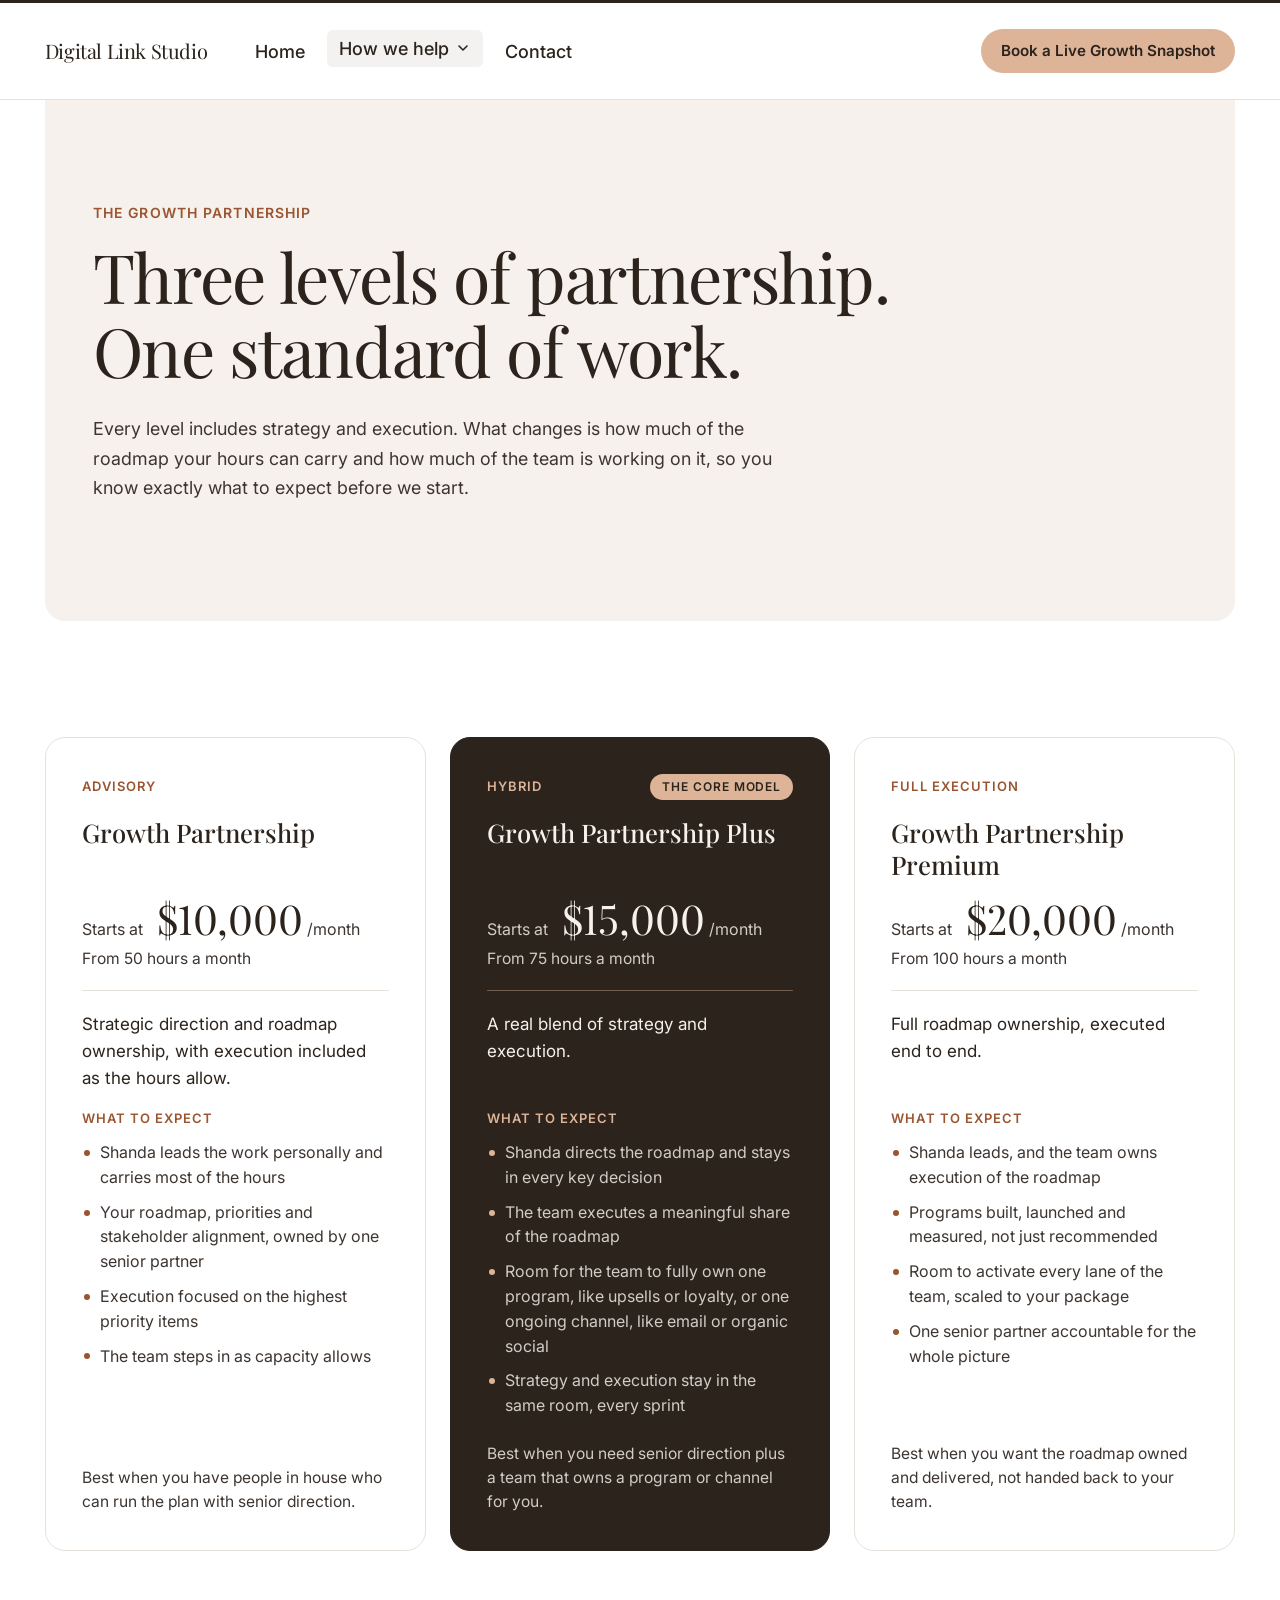
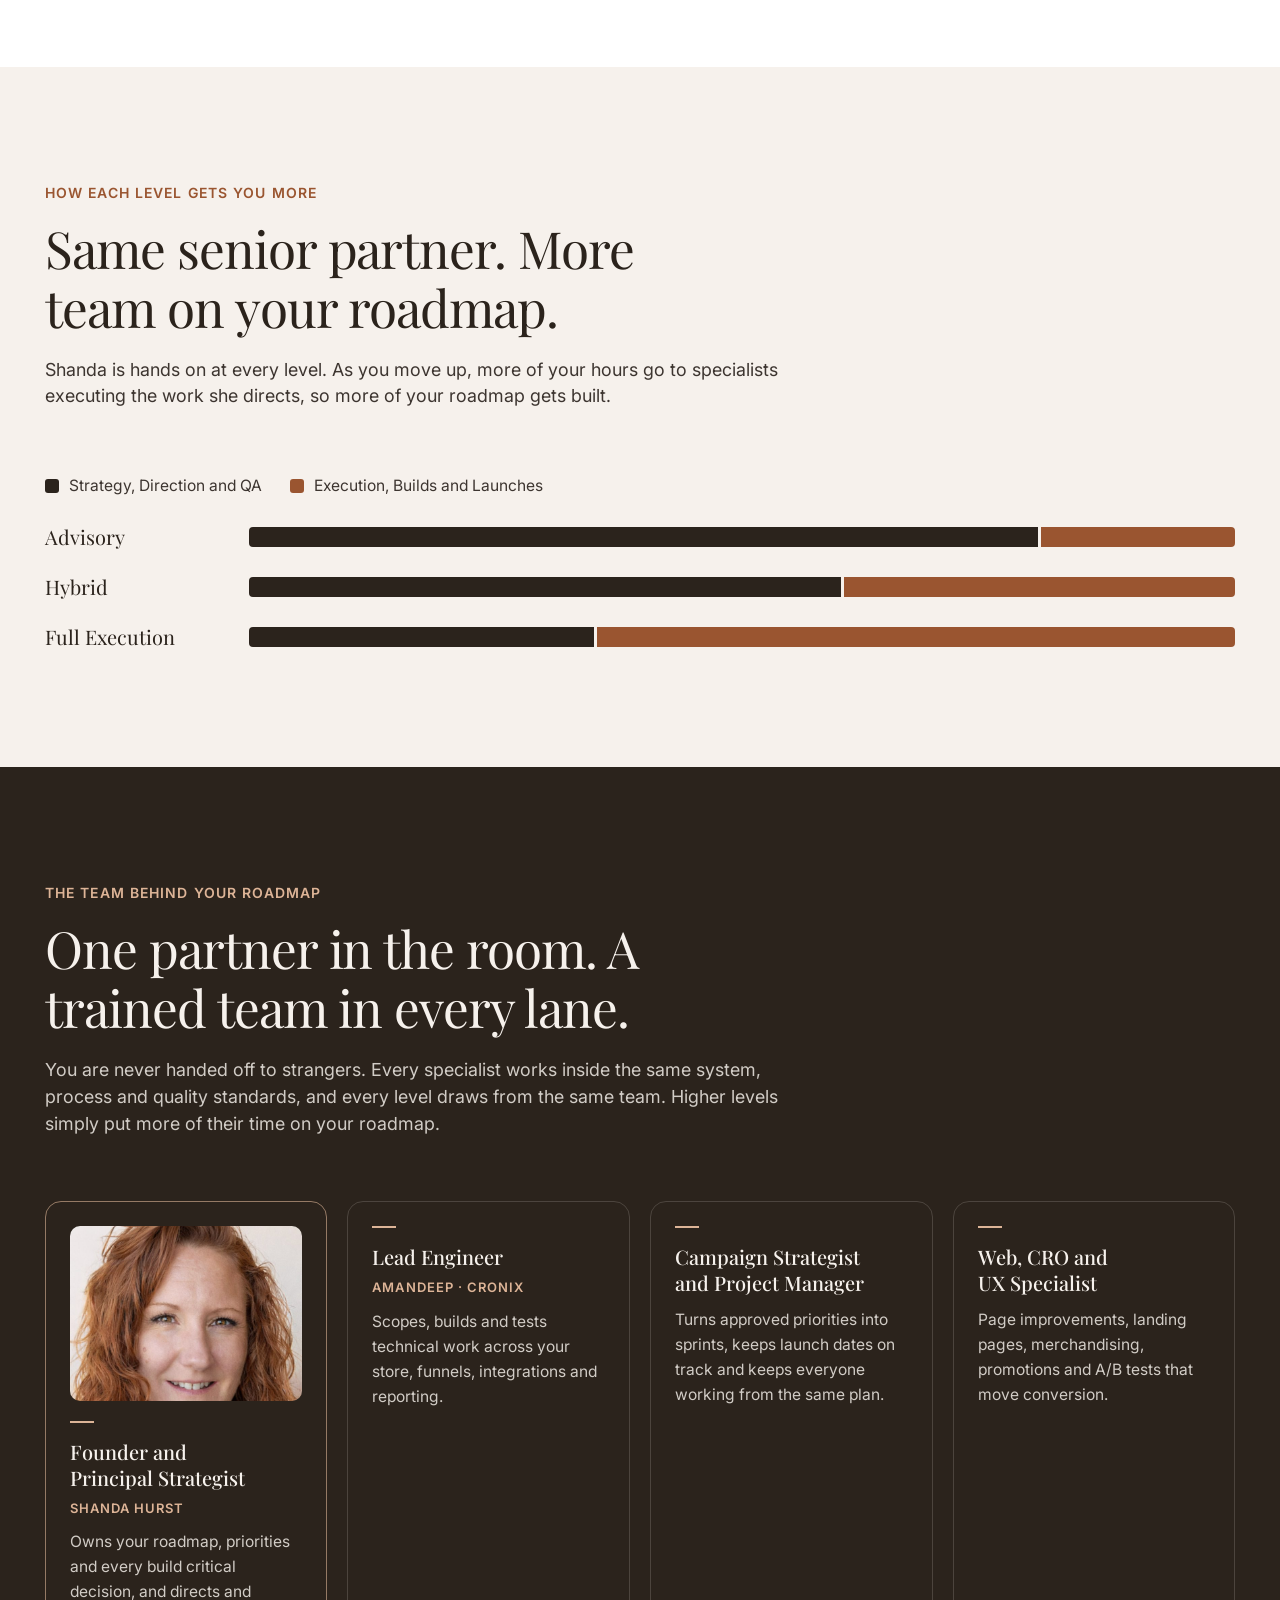
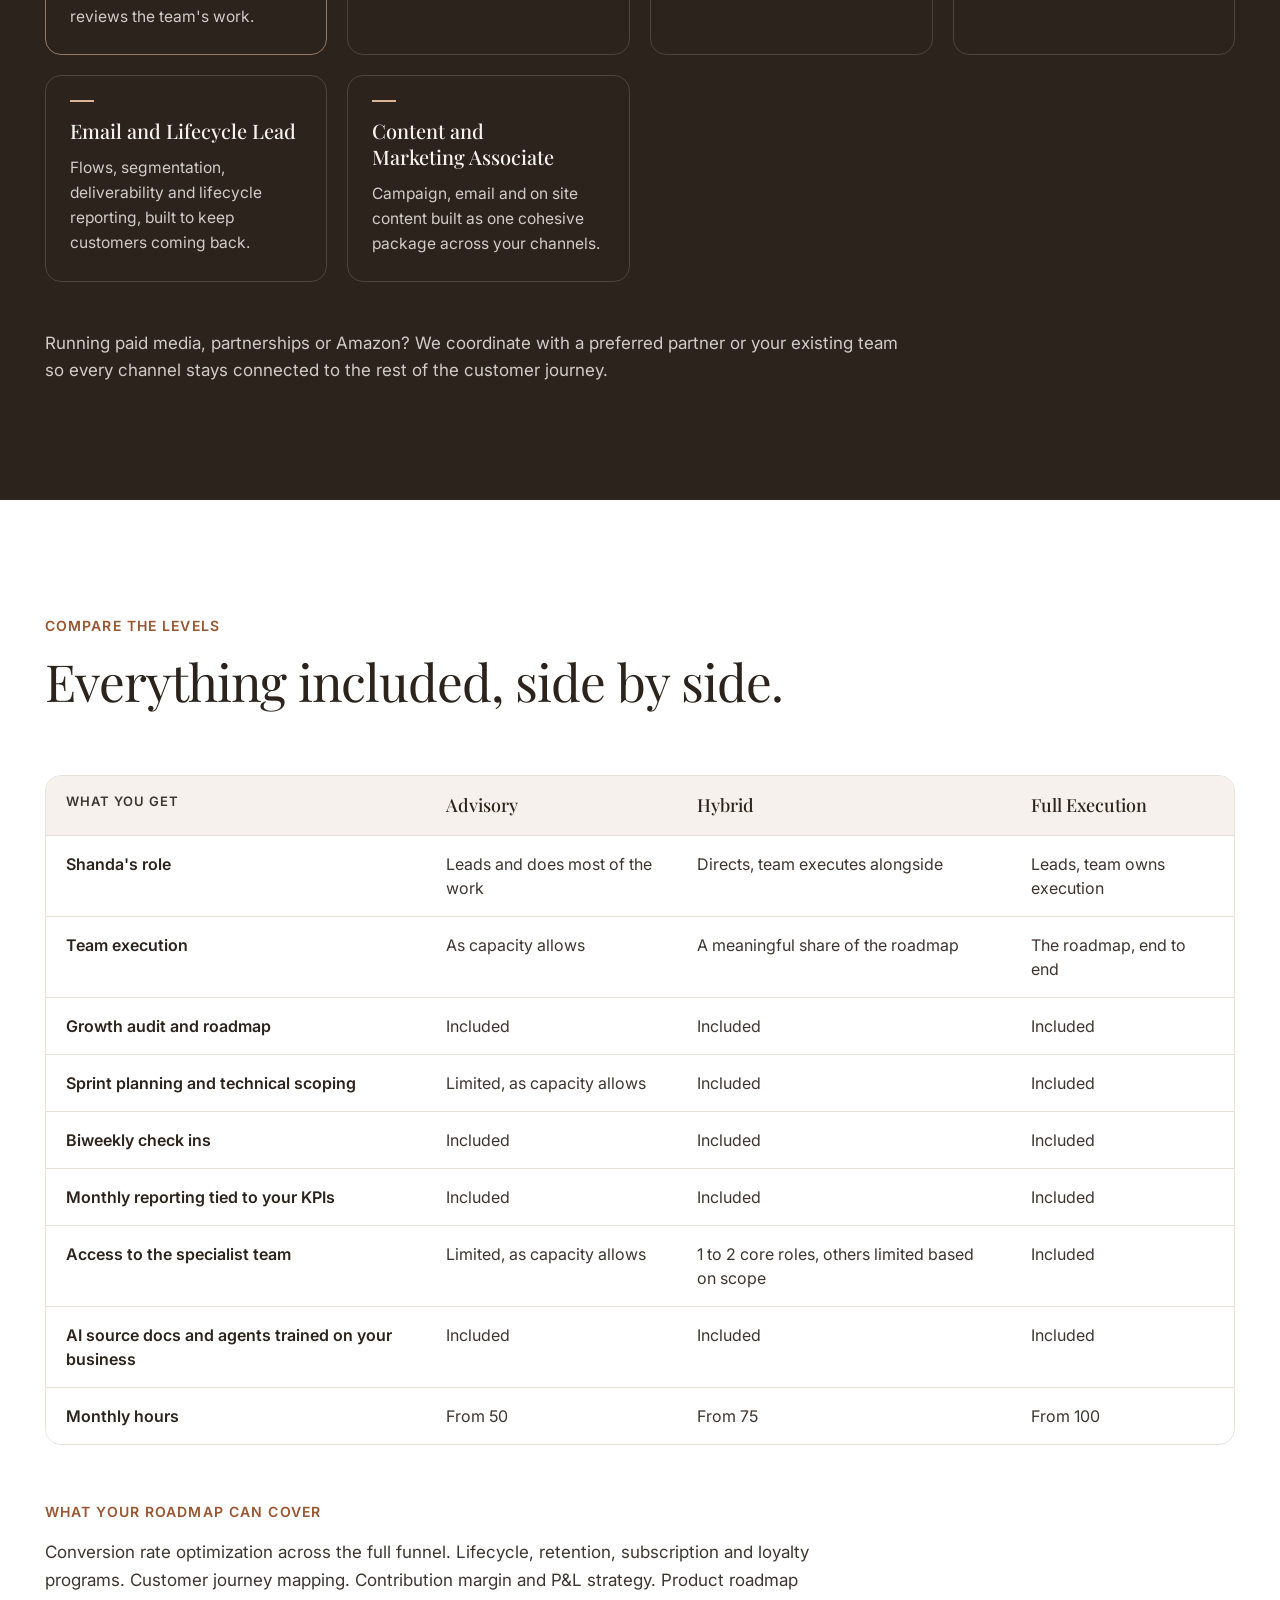
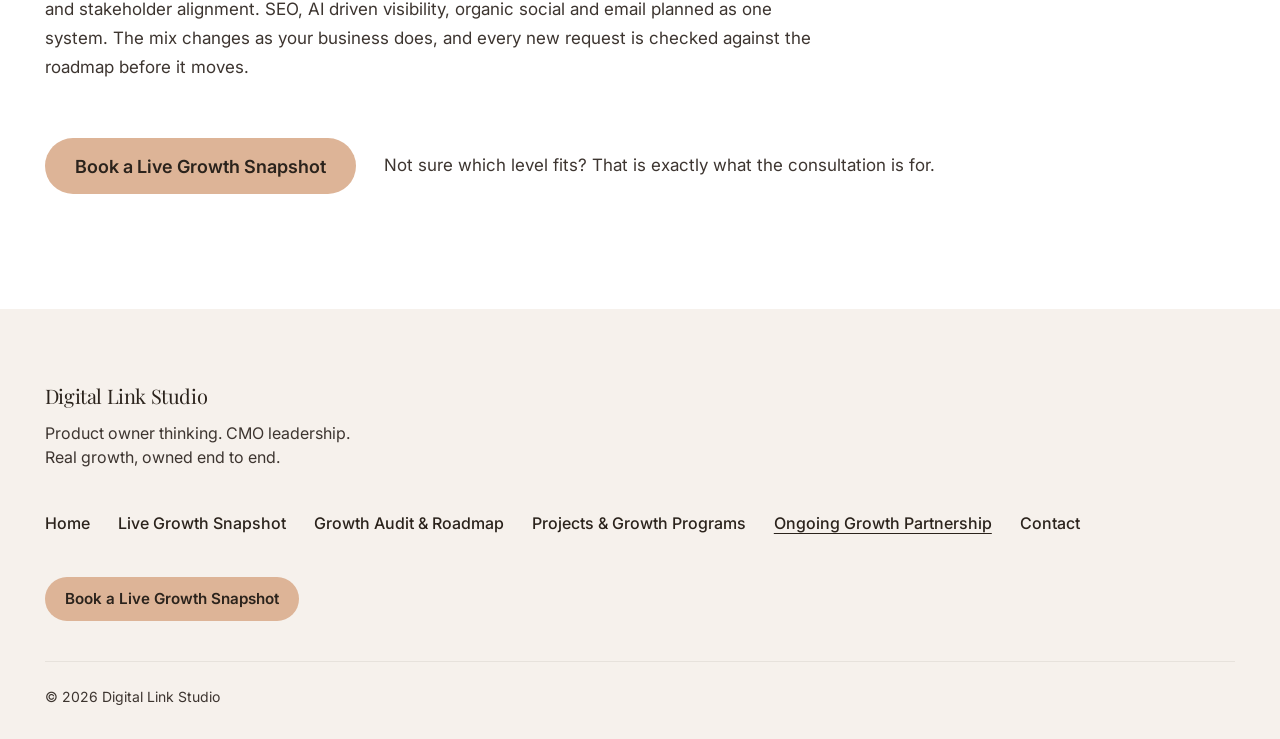
<file: growth-partnership.html>
<!DOCTYPE html>
<html lang="en">
<head>
  <meta charset="UTF-8">
  <meta name="viewport" content="width=device-width, initial-scale=1">
  <title>Ongoing Growth Partnership | Digital Link Studio</title>
  <meta name="description" content="Every level includes strategy and execution. What changes is how much of the roadmap your hours can carry and how much of the team is working on it, so you know exactly what to expect before we start.">

  <!-- Open Graph (link previews on social and messaging apps) -->
  <meta property="og:title" content="Ongoing Growth Partnership | Digital Link Studio">
  <meta property="og:description" content="Three levels of partnership. One standard of work.">
  <meta property="og:type" content="website">

  <link rel="preconnect" href="https://fonts.googleapis.com">
  <link rel="preconnect" href="https://fonts.gstatic.com" crossorigin>
  <link href="https://fonts.googleapis.com/css2?family=Inter:wght@400;500;600&family=Playfair+Display:wght@400;500&display=swap" rel="stylesheet">

  <link rel="stylesheet" href="css/styles.css">
  <script src="js/main.js" defer></script>
</head>
<body>
  <a class="skip-link" href="#main">Skip to content</a>

  <!-- ===== Header ===== -->
  <header class="site-header">
    <div class="site-header__inner">
      <button class="nav-toggle" type="button" aria-expanded="false" aria-controls="site-nav" aria-label="Open menu">
        <span class="nav-toggle__bar"></span>
        <span class="nav-toggle__bar"></span>
        <span class="nav-toggle__bar"></span>
      </button>

      <a class="logo" href="index.html">Digital Link Studio</a>

      <nav class="site-nav" id="site-nav" aria-label="Main">
        <ul class="site-nav__list">
          <li><a class="site-nav__link" href="index.html">Home</a></li>
          <li class="site-nav__item">
            <button class="site-nav__link site-nav__trigger" type="button" aria-controls="nav-how-we-help">
              How we help
              <svg class="site-nav__chevron" viewBox="0 0 16 16" aria-hidden="true" focusable="false">
                <path d="M4 6 L8 10 L12 6" fill="none" stroke="currentColor" stroke-width="1.6" stroke-linecap="round" stroke-linejoin="round"/>
              </svg>
            </button>
            <ul class="site-nav__sub" id="nav-how-we-help">
              <li><a class="site-nav__sublink" href="growth-snapshot.html">Live Growth Snapshot</a></li>
              <li><a class="site-nav__sublink" href="growth-audit.html">Growth Audit &amp; Roadmap</a></li>
              <li><a class="site-nav__sublink" href="growth-programs.html">Projects &amp; Growth Programs</a></li>
              <li><a class="site-nav__sublink" href="growth-partnership.html" aria-current="page">Ongoing Growth Partnership</a></li>
            </ul>
          </li>
          <li><a class="site-nav__link" href="contact.html">Contact</a></li>
        </ul>
      </nav>

      <a class="btn btn--primary btn--small site-header__cta" href="https://calendly.com/shanda-digitallink/live-growth-snapshot">Book a Live Growth Snapshot</a>
    </div>
  </header>

  <main id="main">

    <!-- ===== Hero ===== -->
    <section class="page-hero" aria-labelledby="page-title">
      <div class="page-hero__card">
        <div class="page-hero__content">
          <p class="section-label">The Growth Partnership</p>
          <h1 class="page-hero__title" id="page-title">Three levels of partnership. One standard of work.</h1>
          <div class="page-hero__text">
            <p>Every level includes strategy and execution. What changes is how much of the roadmap your hours can carry and how much of the team is working on it, so you know exactly what to expect before we start.</p>
          </div>
        </div>
      </div>
    </section>

    <!-- ===== Levels ===== -->
    <section class="section levels" aria-label="Partnership levels">
      <div class="container">
        <ul class="tier-grid">
          <li class="tier">
            <div class="tier__head">
              <p class="tier__label">Advisory</p>
            </div>
            <h2 class="tier__name">Growth Partnership</h2>
            <div class="tier__cost">
              <p class="tier__price"><span class="tier__from">Starts at</span> $10,000<span class="tier__period" aria-hidden="true">/month</span><span class="visually-hidden"> per month</span></p>
              <p class="tier__hours">From 50 hours a month</p>
            </div>
            <p class="tier__summary">Strategic direction and roadmap ownership, with execution included as the hours allow.</p>
            <div class="tier__expect">
              <h3 class="tier__expect-title">What to expect</h3>
              <ul class="tier__list">
                <li>Shanda leads the work personally and carries most of the hours</li>
                <li>Your roadmap, priorities and stakeholder alignment, owned by one senior partner</li>
                <li>Execution focused on the highest priority items</li>
                <li>The team steps in as capacity allows</li>
              </ul>
            </div>
            <p class="tier__best">Best when you have people in house who can run the plan with senior direction.</p>
          </li>
          <li class="tier tier--featured">
            <div class="tier__head">
              <p class="tier__label">Hybrid</p>
              <p class="tier__badge">The core model</p>
            </div>
            <h2 class="tier__name">Growth Partnership Plus</h2>
            <div class="tier__cost">
              <p class="tier__price"><span class="tier__from">Starts at</span> $15,000<span class="tier__period" aria-hidden="true">/month</span><span class="visually-hidden"> per month</span></p>
              <p class="tier__hours">From 75 hours a month</p>
            </div>
            <p class="tier__summary">A real blend of strategy and execution.</p>
            <div class="tier__expect">
              <h3 class="tier__expect-title">What to expect</h3>
              <ul class="tier__list">
                <li>Shanda directs the roadmap and stays in every key decision</li>
                <li>The team executes a meaningful share of the roadmap</li>
                <li>Room for the team to fully own one program, like upsells or loyalty, or one ongoing channel, like email or organic social</li>
                <li>Strategy and execution stay in the same room, every sprint</li>
              </ul>
            </div>
            <p class="tier__best">Best when you need senior direction plus a team that owns a program or channel for you.</p>
          </li>
          <li class="tier">
            <div class="tier__head">
              <p class="tier__label">Full Execution</p>
            </div>
            <h2 class="tier__name">Growth Partnership Premium</h2>
            <div class="tier__cost">
              <p class="tier__price"><span class="tier__from">Starts at</span> $20,000<span class="tier__period" aria-hidden="true">/month</span><span class="visually-hidden"> per month</span></p>
              <p class="tier__hours">From 100 hours a month</p>
            </div>
            <p class="tier__summary">Full roadmap ownership, executed end to end.</p>
            <div class="tier__expect">
              <h3 class="tier__expect-title">What to expect</h3>
              <ul class="tier__list">
                <li>Shanda leads, and the team owns execution of the roadmap</li>
                <li>Programs built, launched and measured, not just recommended</li>
                <li>Room to activate every lane of the team, scaled to your package</li>
                <li>One senior partner accountable for the whole picture</li>
              </ul>
            </div>
            <p class="tier__best">Best when you want the roadmap owned and delivered, not handed back to your team.</p>
          </li>
        </ul>
      </div>
    </section>

    <!-- ===== How each level gets you more ===== -->
    <section class="section section--cream" aria-labelledby="split-title">
      <div class="container">
        <header class="section-header">
          <p class="section-label">How each level gets you more</p>
          <h2 class="section-title" id="split-title">Same senior partner. More team on your roadmap.</h2>
          <p class="section-intro">Shanda is hands on at every level. As you move up, more of your hours go to specialists executing the work she directs, so more of your roadmap gets built.</p>
        </header>

        <ul class="split__legend" aria-hidden="true">
          <li><span class="split__swatch split__swatch--strategy"></span>Strategy, Direction and QA</li>
          <li><span class="split__swatch split__swatch--execution"></span>Execution, Builds and Launches</li>
        </ul>
        <ul class="split">
          <li class="split__row">
            <span class="split__level">Advisory</span>
            <span class="split__bar" style="--strategy: 80%" aria-hidden="true"><span class="split__strategy"></span><span class="split__execution"></span></span>
            <span class="visually-hidden">: about 80% strategy, direction and QA, and 20% execution, builds and launches</span>
          </li>
          <li class="split__row">
            <span class="split__level">Hybrid</span>
            <span class="split__bar" style="--strategy: 60%" aria-hidden="true"><span class="split__strategy"></span><span class="split__execution"></span></span>
            <span class="visually-hidden">: about 60% strategy, direction and QA, and 40% execution, builds and launches</span>
          </li>
          <li class="split__row">
            <span class="split__level">Full Execution</span>
            <span class="split__bar" style="--strategy: 35%" aria-hidden="true"><span class="split__strategy"></span><span class="split__execution"></span></span>
            <span class="visually-hidden">: about 35% strategy, direction and QA, and 65% execution, builds and launches</span>
          </li>
        </ul>
      </div>
    </section>

    <!-- ===== The team behind your roadmap ===== -->
    <section class="section team" aria-labelledby="team-title">
      <div class="container">
        <header class="section-header">
          <p class="section-label team__label">The team behind your roadmap</p>
          <h2 class="section-title" id="team-title">One partner in the room. A trained team in every lane.</h2>
          <p class="section-intro team__intro">You are never handed off to strangers. Every specialist works inside the same system, process and quality standards, and every level draws from the same team. Higher levels simply put more of their time on your roadmap.</p>
        </header>

        <ul class="team-grid">
          <li class="member member--lead">
            <img class="member__photo" src="assets/images/founder.jpg" alt="" width="688" height="808" loading="lazy">
            <h3 class="member__role">Founder and Principal Strategist</h3>
            <p class="member__name">Shanda Hurst</p>
            <p class="member__text">Owns your roadmap, priorities and every build critical decision, and directs and reviews the team's work.</p>
          </li>
          <li class="member">
            <h3 class="member__role">Lead Engineer</h3>
            <p class="member__name">Amandeep <span aria-hidden="true">·</span><span class="visually-hidden">,</span> Cronix</p>
            <p class="member__text">Scopes, builds and tests technical work across your store, funnels, integrations and reporting.</p>
          </li>
          <li class="member">
            <h3 class="member__role">Campaign Strategist and Project Manager</h3>
            <p class="member__text">Turns approved priorities into sprints, keeps launch dates on track and keeps everyone working from the same plan.</p>
          </li>
          <li class="member">
            <h3 class="member__role">Web, CRO and UX Specialist</h3>
            <p class="member__text">Page improvements, landing pages, merchandising, promotions and A/B tests that move conversion.</p>
          </li>
          <li class="member">
            <h3 class="member__role">Email and Lifecycle Lead</h3>
            <p class="member__text">Flows, segmentation, deliverability and lifecycle reporting, built to keep customers coming back.</p>
          </li>
          <li class="member">
            <h3 class="member__role">Content and Marketing Associate</h3>
            <p class="member__text">Campaign, email and on site content built as one cohesive package across your channels.</p>
          </li>
        </ul>

        <p class="team__note">Running paid media, partnerships or Amazon? We coordinate with a preferred partner or your existing team so every channel stays connected to the rest of the customer journey.</p>
      </div>
    </section>

    <!-- ===== Compare the levels ===== -->
    <section class="section" aria-labelledby="compare-title">
      <div class="container">
        <header class="section-header">
          <p class="section-label">Compare the levels</p>
          <h2 class="section-title" id="compare-title">Everything included, side by side.</h2>
        </header>

        <div class="compare-scroll" role="region" aria-labelledby="compare-title" tabindex="0">
          <table class="compare">
            <thead>
              <tr>
                <th scope="col">What you get</th>
                <th scope="col">Advisory</th>
                <th scope="col">Hybrid</th>
                <th scope="col">Full Execution</th>
              </tr>
            </thead>
            <tbody>
              <tr>
                <th scope="row">Shanda's role</th>
                <td>Leads and does most of the work</td>
                <td>Directs, team executes alongside</td>
                <td>Leads, team owns execution</td>
              </tr>
              <tr>
                <th scope="row">Team execution</th>
                <td>As capacity allows</td>
                <td>A meaningful share of the roadmap</td>
                <td>The roadmap, end to end</td>
              </tr>
              <tr>
                <th scope="row">Growth audit and roadmap</th>
                <td>Included</td>
                <td>Included</td>
                <td>Included</td>
              </tr>
              <tr>
                <th scope="row">Sprint planning and technical scoping</th>
                <td>Limited, as capacity allows</td>
                <td>Included</td>
                <td>Included</td>
              </tr>
              <tr>
                <th scope="row">Biweekly check ins</th>
                <td>Included</td>
                <td>Included</td>
                <td>Included</td>
              </tr>
              <tr>
                <th scope="row">Monthly reporting tied to your KPIs</th>
                <td>Included</td>
                <td>Included</td>
                <td>Included</td>
              </tr>
              <tr>
                <th scope="row">Access to the specialist team</th>
                <td>Limited, as capacity allows</td>
                <td>1 to 2 core roles, others limited based on scope</td>
                <td>Included</td>
              </tr>
              <tr>
                <th scope="row">AI source docs and agents trained on your business</th>
                <td>Included</td>
                <td>Included</td>
                <td>Included</td>
              </tr>
              <tr>
                <th scope="row">Monthly hours</th>
                <td>From 50</td>
                <td>From 75</td>
                <td>From 100</td>
              </tr>
            </tbody>
          </table>
        </div>

        <div class="roadmap-cover">
          <h3 class="section-label roadmap-cover__title">What your roadmap can cover</h3>
          <p>Conversion rate optimization across the full funnel. Lifecycle, retention, subscription and loyalty programs. Customer journey mapping. Contribution margin and P&amp;L strategy. Product roadmap and stakeholder alignment. SEO, AI driven visibility, organic social and email planned as one system. The mix changes as your business does, and every new request is checked against the roadmap before it moves.</p>
        </div>

        <div class="pricing__cta">
          <a class="btn btn--primary" href="https://calendly.com/shanda-digitallink/live-growth-snapshot">Book a Live Growth Snapshot</a>
          <p class="pricing__note">Not sure which level fits? That is exactly what the consultation is for.</p>
        </div>
      </div>
    </section>

  </main>

  <footer class="site-footer">
    <div class="container site-footer__inner">
      <div class="site-footer__brand">
        <a class="logo" href="index.html">Digital Link Studio</a>
        <p class="site-footer__tagline">Product owner thinking. CMO leadership. Real growth, owned end to end.</p>
      </div>

      <nav class="site-footer__nav" aria-label="Footer">
        <ul>
          <li><a href="index.html">Home</a></li>
          <li><a href="growth-snapshot.html">Live Growth Snapshot</a></li>
          <li><a href="growth-audit.html">Growth Audit &amp; Roadmap</a></li>
          <li><a href="growth-programs.html">Projects &amp; Growth Programs</a></li>
          <li><a href="growth-partnership.html" aria-current="page">Ongoing Growth Partnership</a></li>
          <li><a href="contact.html">Contact</a></li>
        </ul>
      </nav>

      <a class="btn btn--primary btn--small" href="https://calendly.com/shanda-digitallink/live-growth-snapshot">Book a Live Growth Snapshot</a>
    </div>
    <div class="container site-footer__bottom">
      <p>&copy; 2026 Digital Link Studio</p>
    </div>
  </footer>
</body>
</html>
</file>
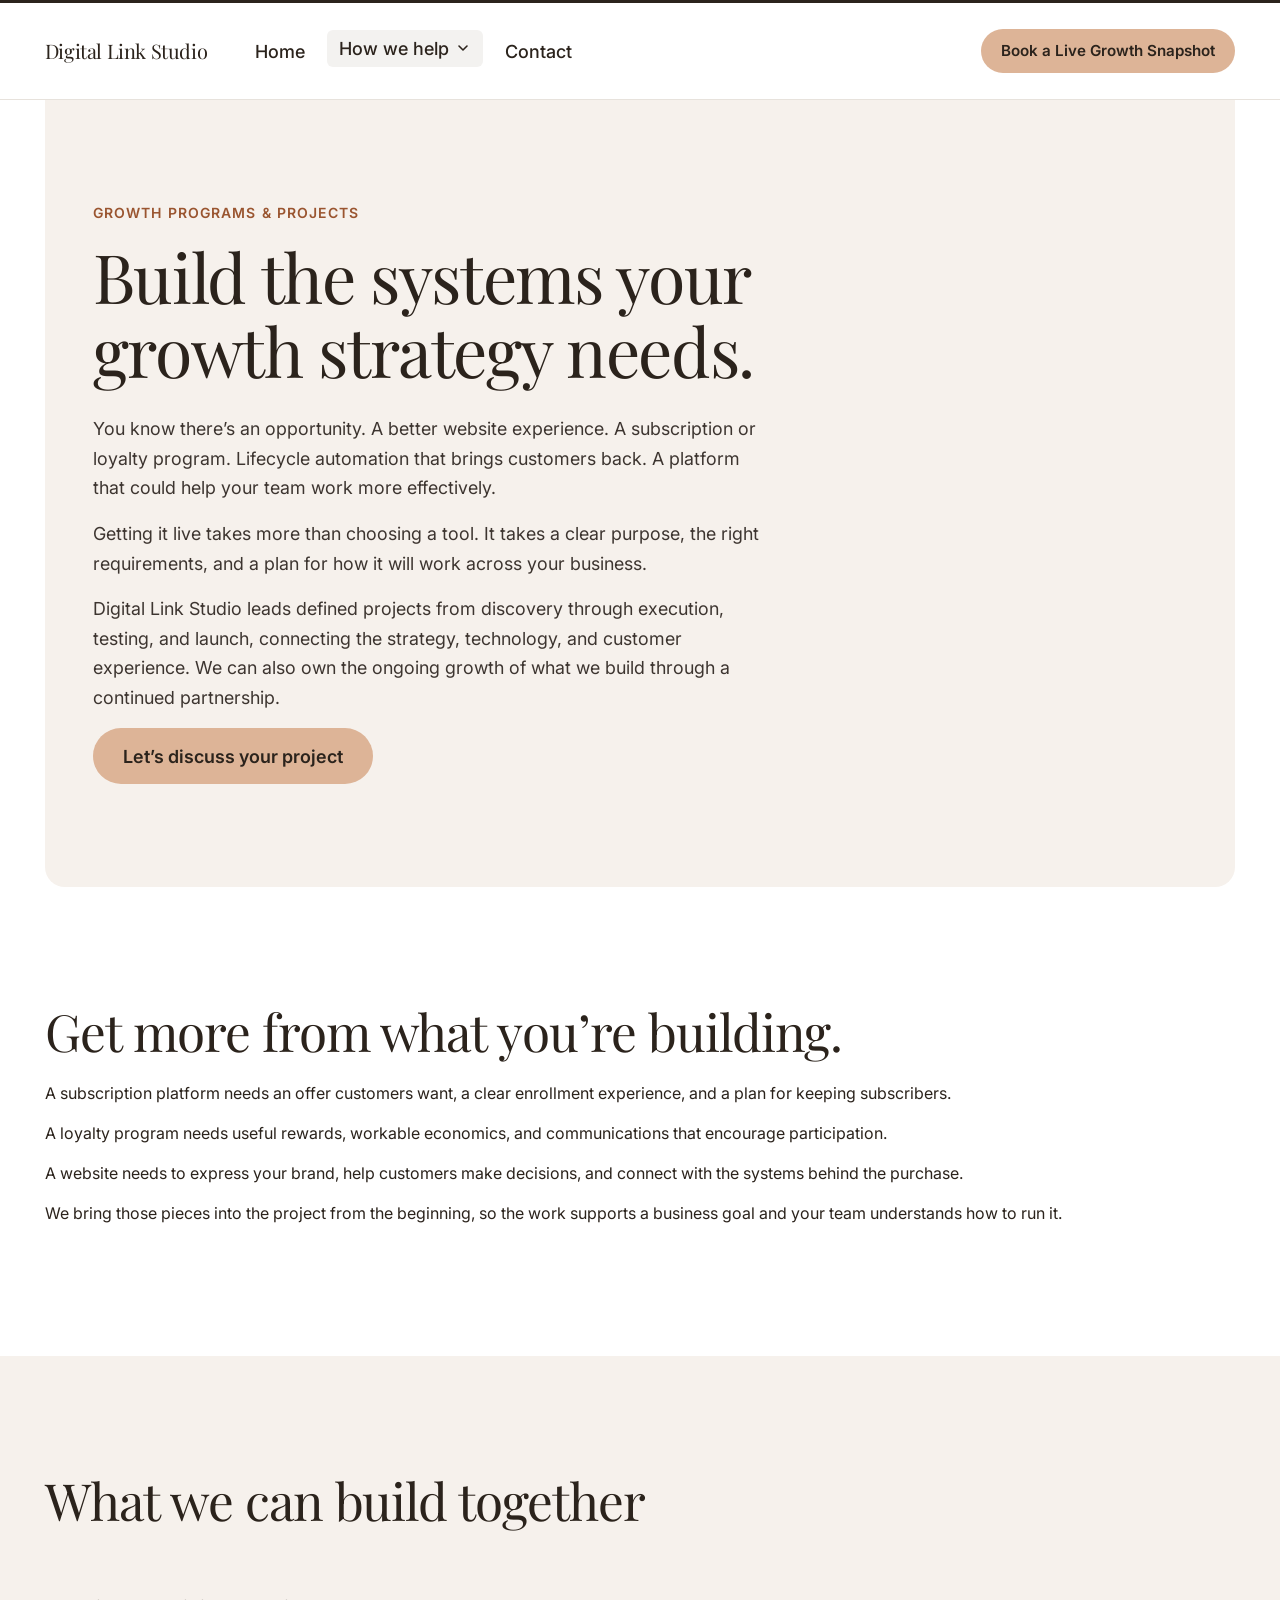
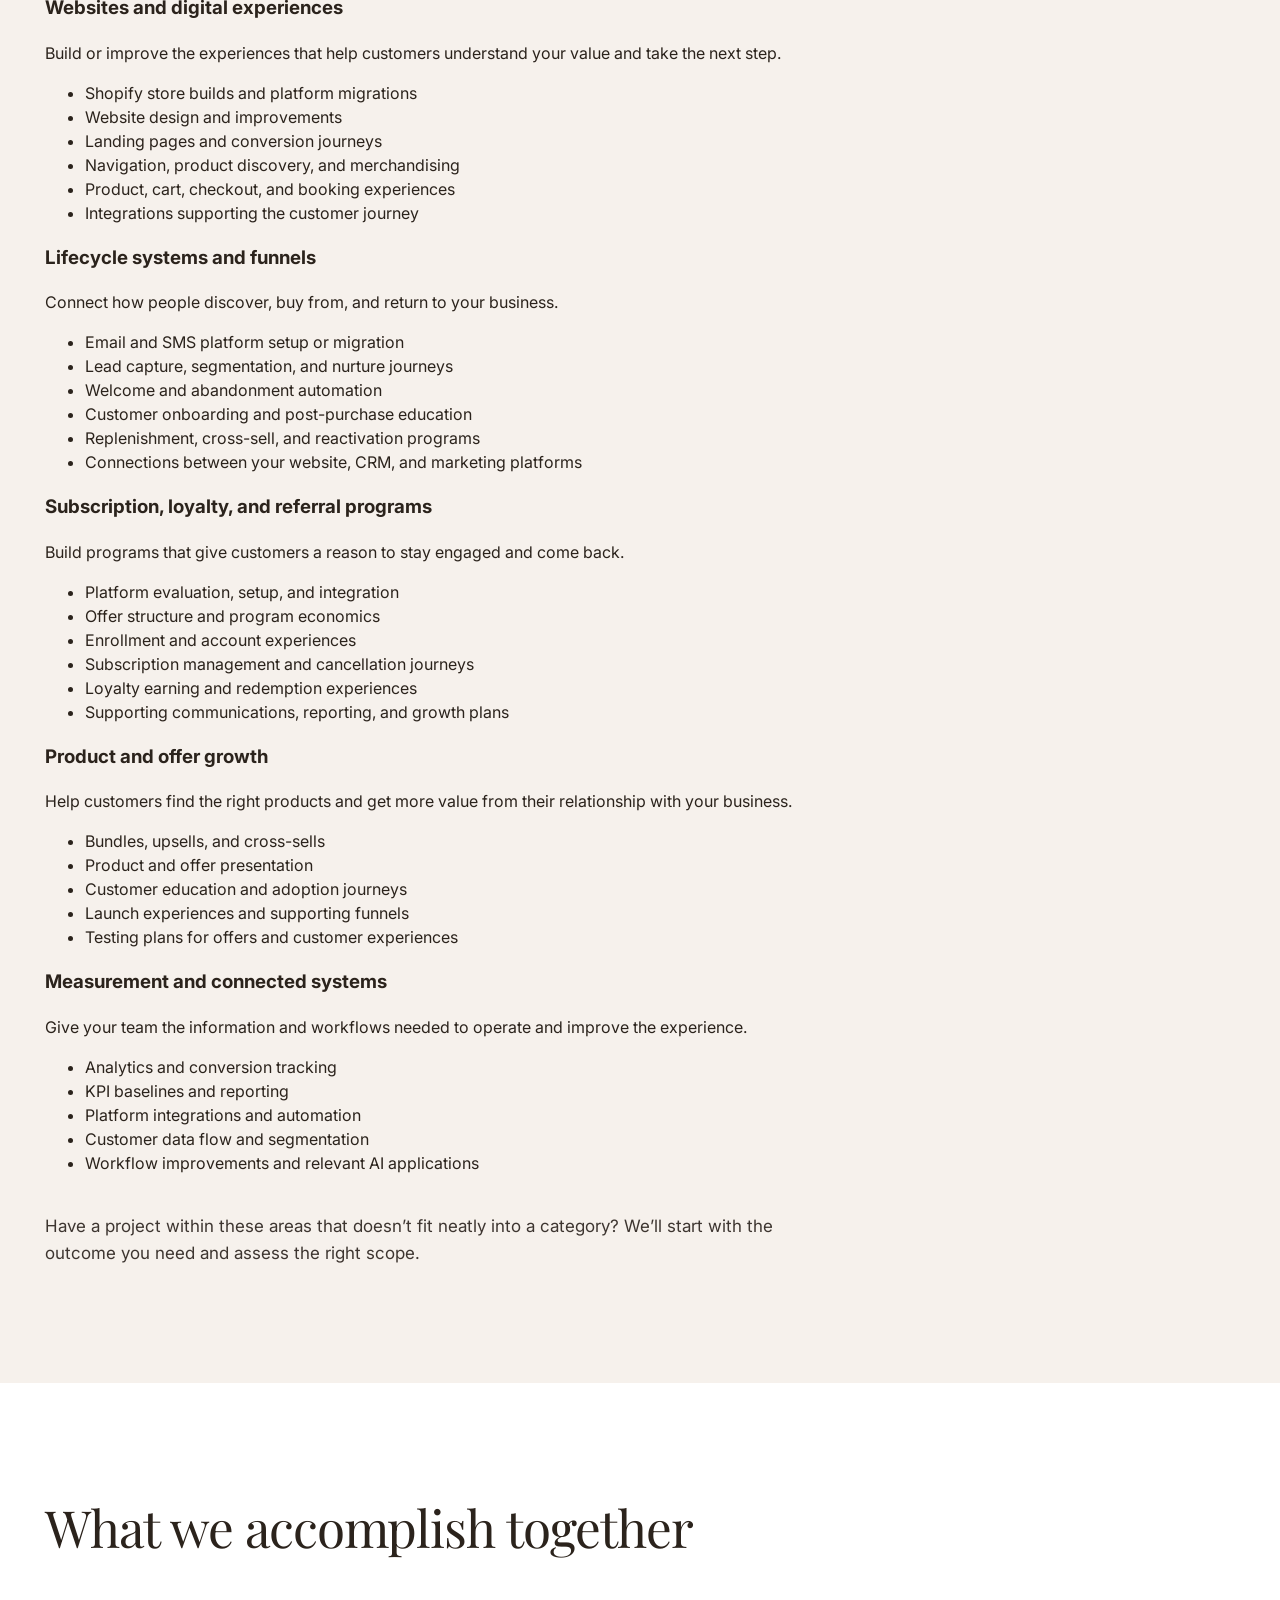
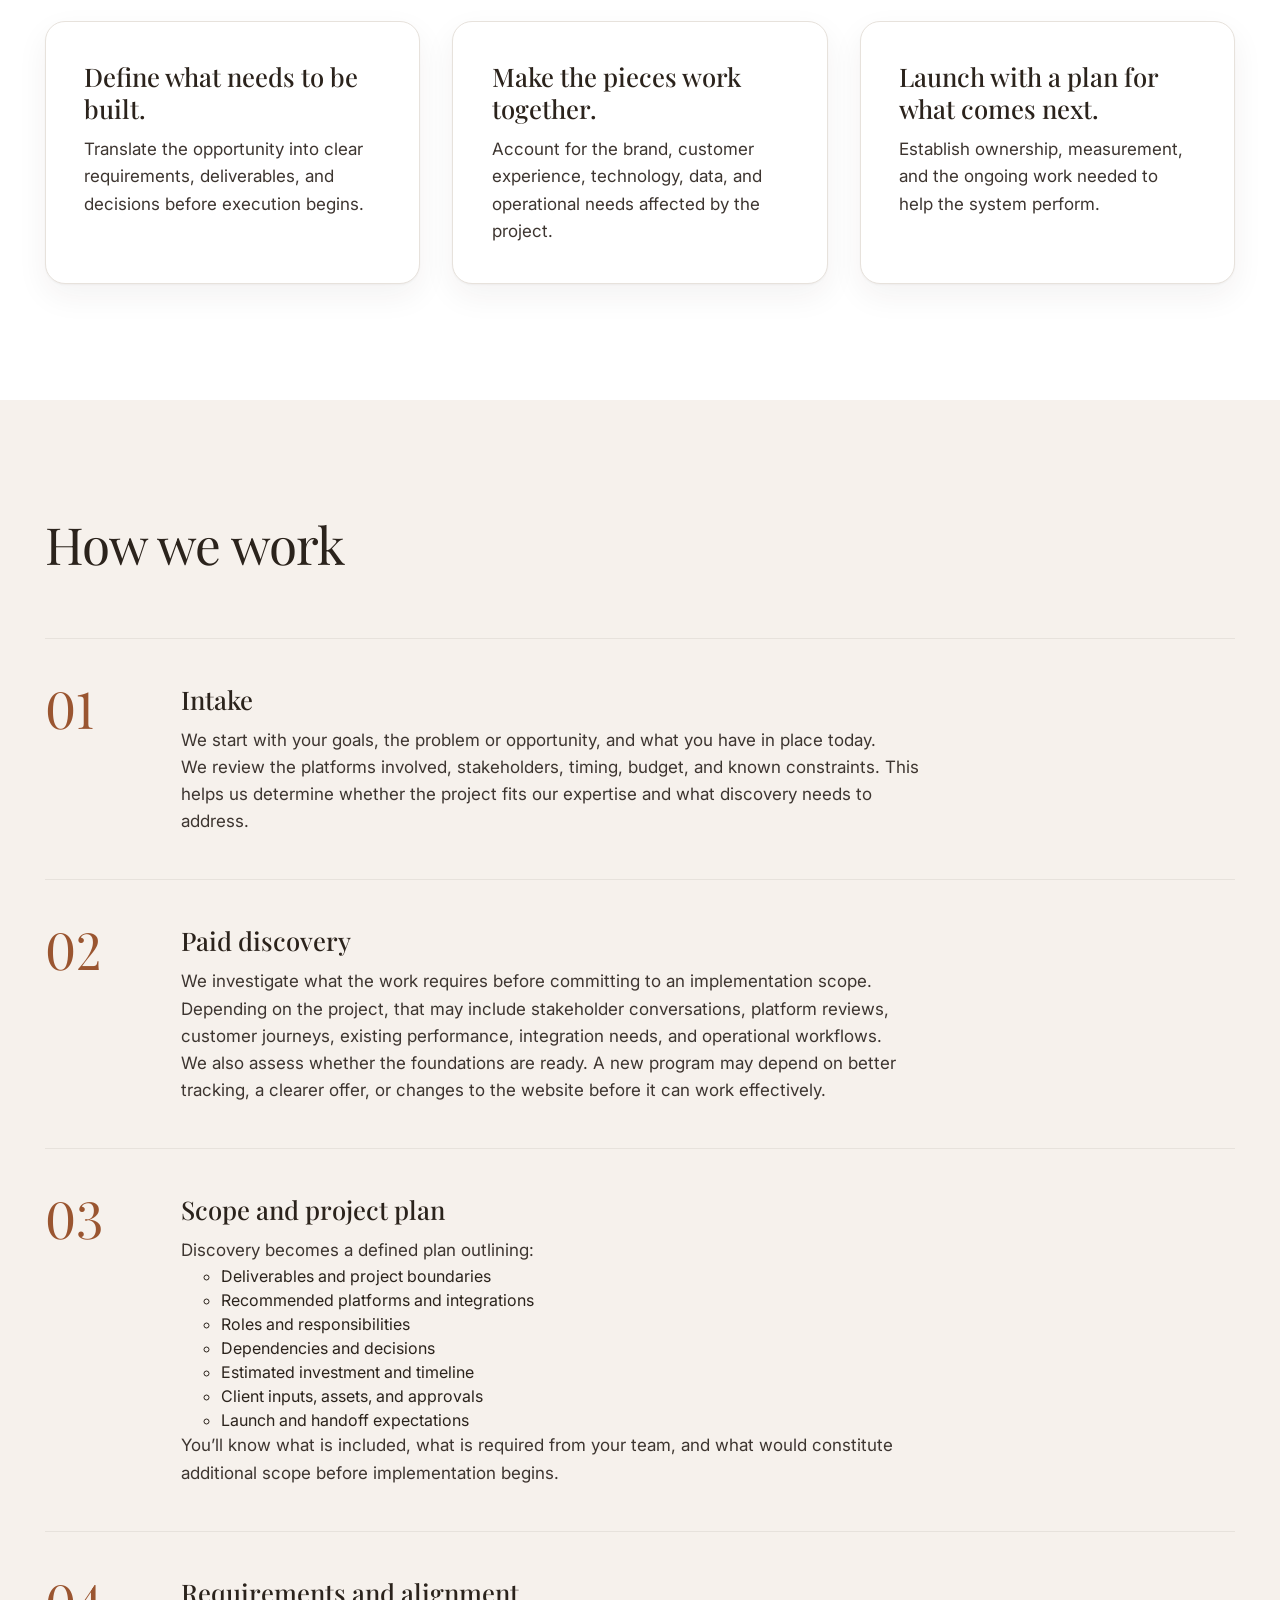
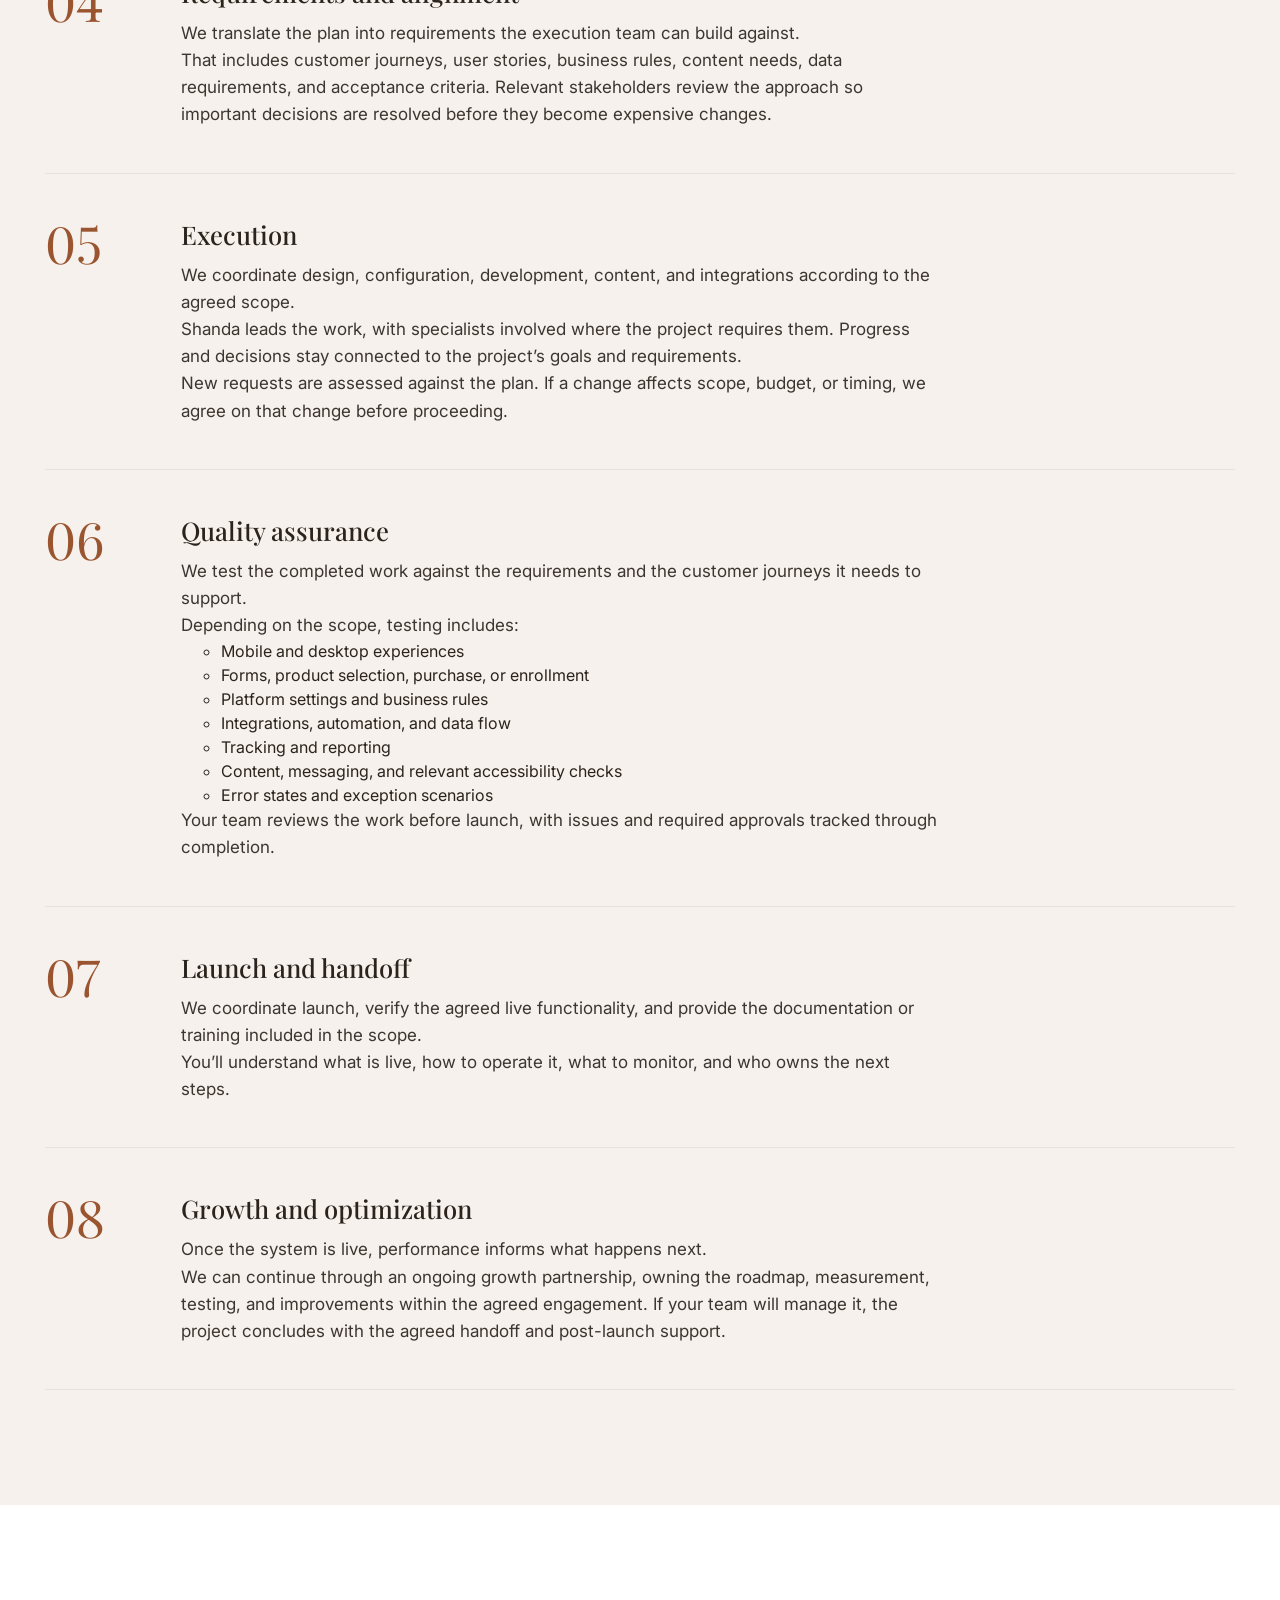
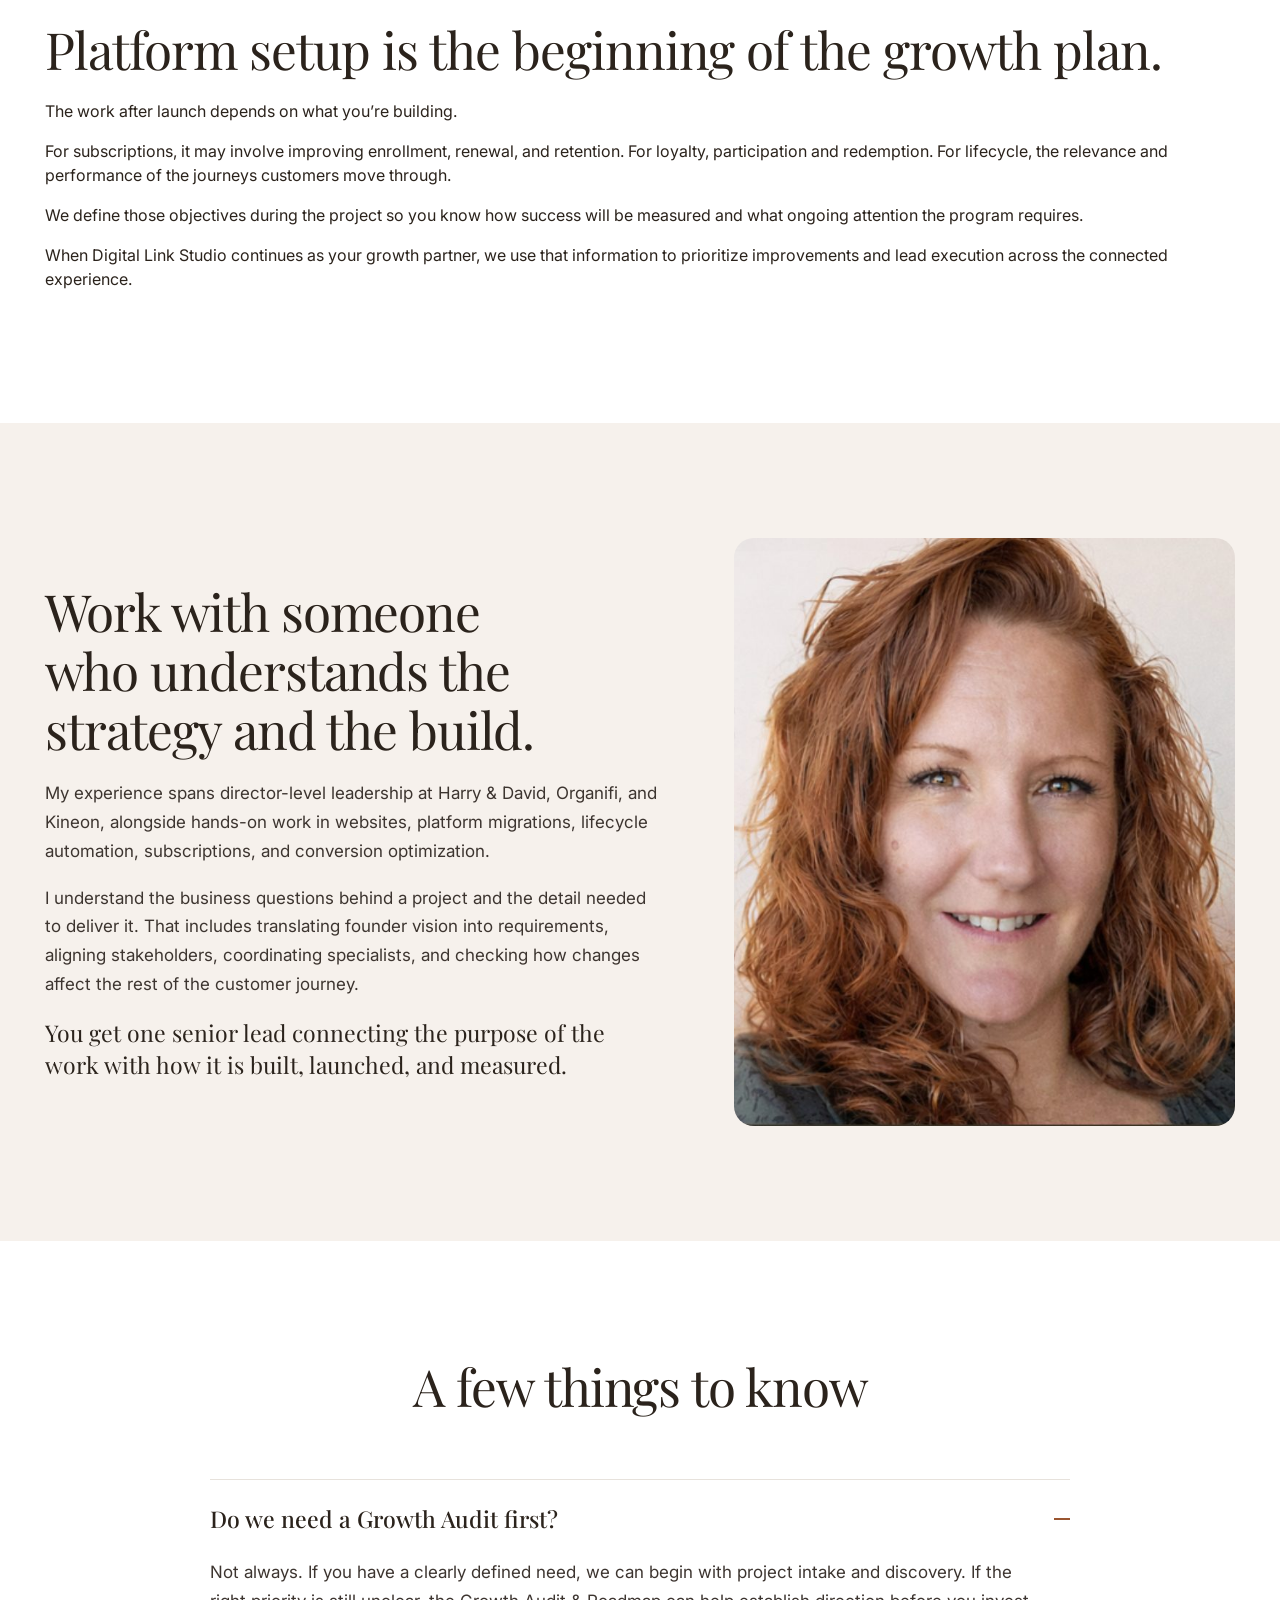
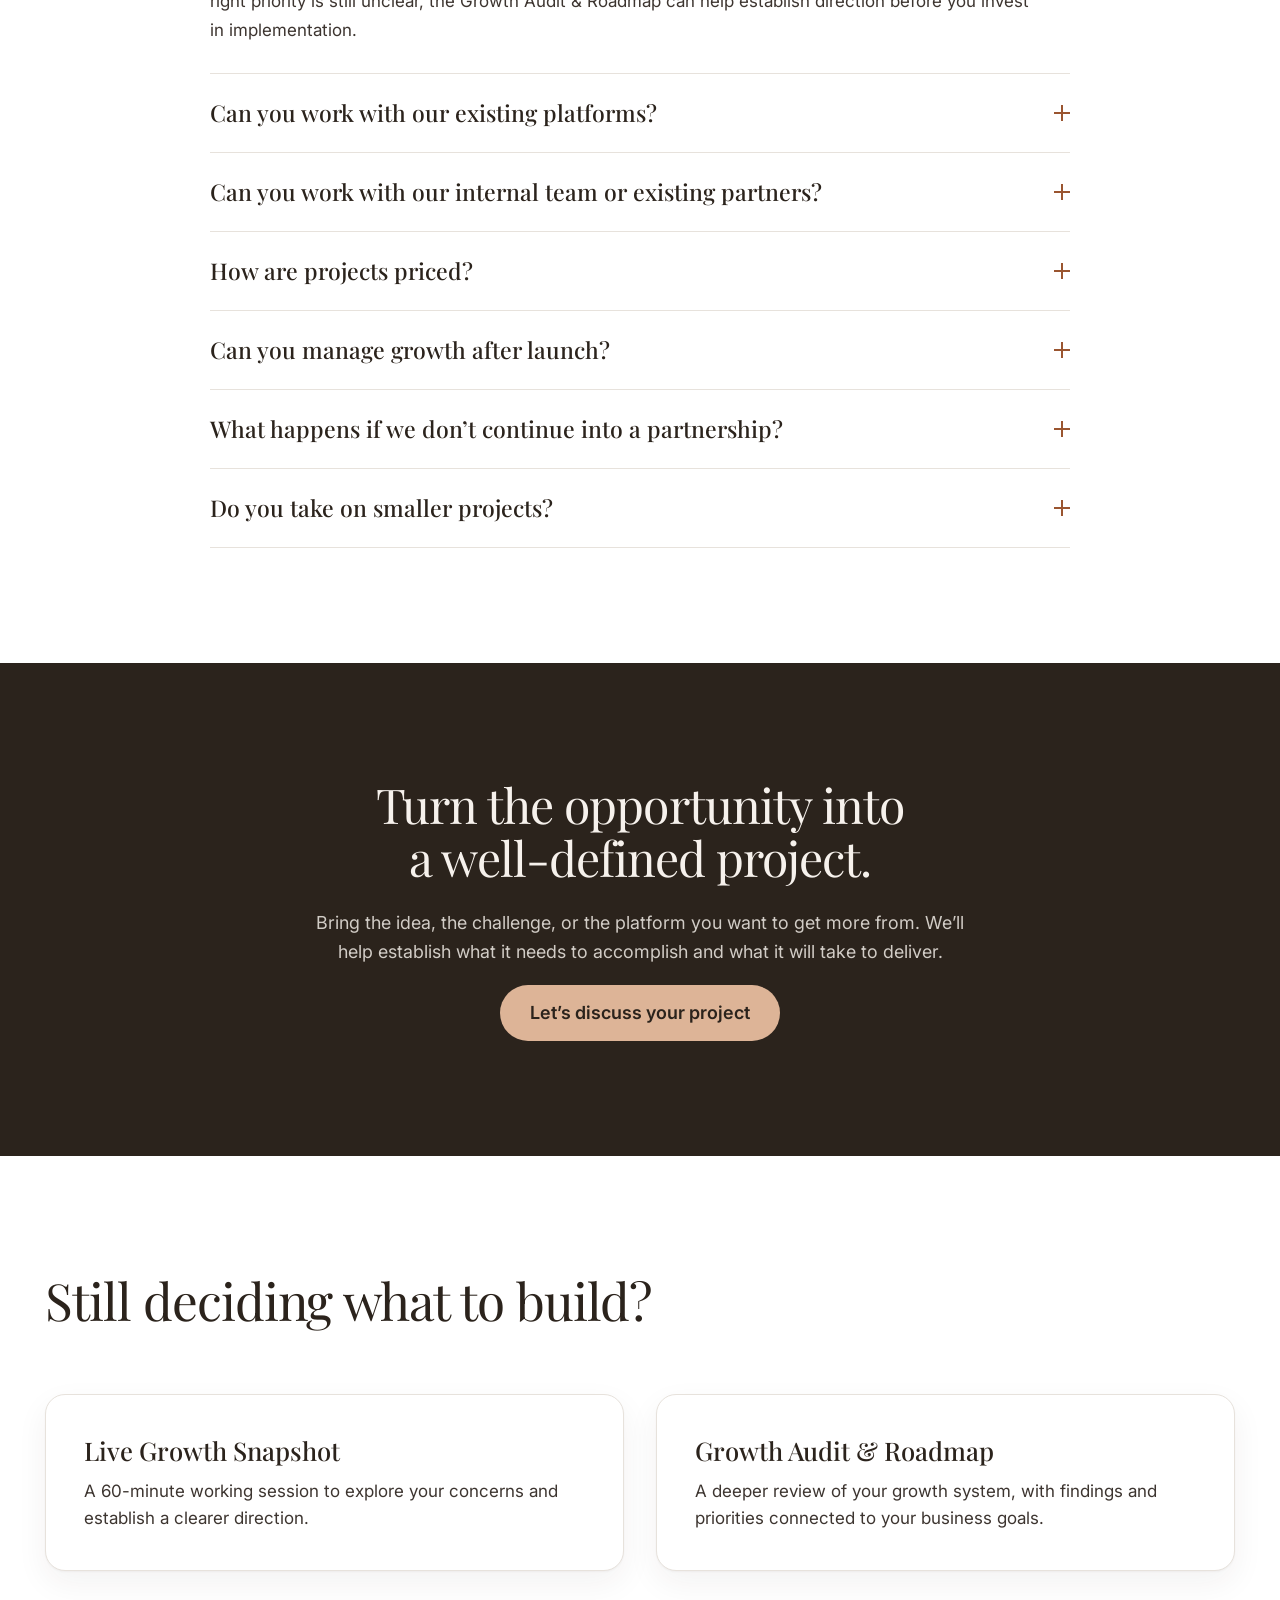
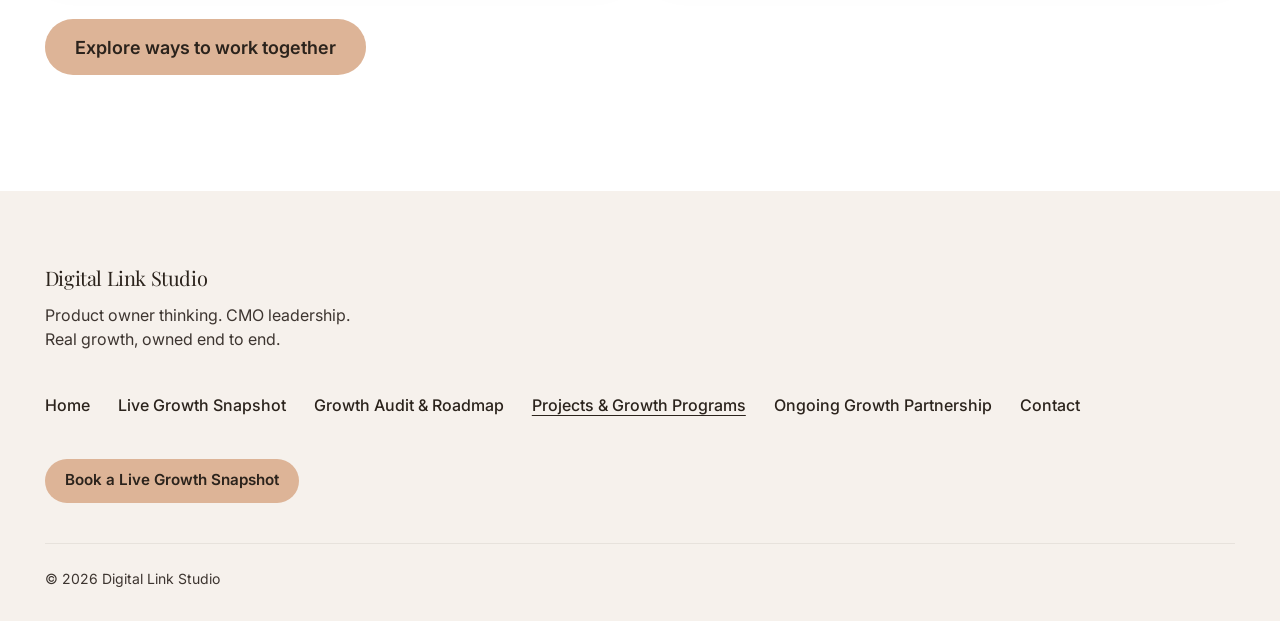
<file: growth-programs.html>
<!DOCTYPE html>
<html lang="en">
<head>
  <meta charset="UTF-8">
  <meta name="viewport" content="width=device-width, initial-scale=1">
  <title>Growth Programs &amp; Projects | Digital Link Studio</title>
  <meta name="description" content="Digital Link Studio leads defined projects from discovery through execution, testing, and launch, connecting the strategy, technology, and customer experience.">

  <!-- Open Graph (link previews on social and messaging apps) -->
  <meta property="og:title" content="Growth Programs &amp; Projects | Digital Link Studio">
  <meta property="og:description" content="Build the systems your growth strategy needs.">
  <meta property="og:type" content="website">

  <link rel="preconnect" href="https://fonts.googleapis.com">
  <link rel="preconnect" href="https://fonts.gstatic.com" crossorigin>
  <link href="https://fonts.googleapis.com/css2?family=Inter:wght@400;500;600&family=Playfair+Display:wght@400;500&display=swap" rel="stylesheet">

  <link rel="stylesheet" href="css/styles.css">
  <script src="js/main.js" defer></script>
</head>
<body>
  <a class="skip-link" href="#main">Skip to content</a>

  <!-- ===== Header ===== -->
  <header class="site-header">
    <div class="site-header__inner">
      <button class="nav-toggle" type="button" aria-expanded="false" aria-controls="site-nav" aria-label="Open menu">
        <span class="nav-toggle__bar"></span>
        <span class="nav-toggle__bar"></span>
        <span class="nav-toggle__bar"></span>
      </button>

      <a class="logo" href="index.html">Digital Link Studio</a>

      <nav class="site-nav" id="site-nav" aria-label="Main">
        <ul class="site-nav__list">
          <li><a class="site-nav__link" href="index.html">Home</a></li>
          <li class="site-nav__item">
            <button class="site-nav__link site-nav__trigger" type="button" aria-controls="nav-how-we-help">
              How we help
              <svg class="site-nav__chevron" viewBox="0 0 16 16" aria-hidden="true" focusable="false">
                <path d="M4 6 L8 10 L12 6" fill="none" stroke="currentColor" stroke-width="1.6" stroke-linecap="round" stroke-linejoin="round"/>
              </svg>
            </button>
            <ul class="site-nav__sub" id="nav-how-we-help">
              <li><a class="site-nav__sublink" href="growth-snapshot.html">Live Growth Snapshot</a></li>
              <li><a class="site-nav__sublink" href="growth-audit.html">Growth Audit &amp; Roadmap</a></li>
              <li><a class="site-nav__sublink" href="growth-programs.html" aria-current="page">Projects &amp; Growth Programs</a></li>
              <li><a class="site-nav__sublink" href="growth-partnership.html">Ongoing Growth Partnership</a></li>
            </ul>
          </li>
          <li><a class="site-nav__link" href="contact.html">Contact</a></li>
        </ul>
      </nav>

      <a class="btn btn--primary btn--small site-header__cta" href="https://calendly.com/shanda-digitallink/live-growth-snapshot">Book a Live Growth Snapshot</a>
    </div>
  </header>

  <main id="main">

    <!-- ===== Hero ===== -->
    <section class="page-hero" aria-labelledby="page-title">
      <div class="page-hero__card">
        <div class="page-hero__content">
          <p class="section-label">Growth Programs &amp; Projects</p>
          <h1 class="page-hero__title" id="page-title">Build the systems your growth strategy needs.</h1>

          <div class="page-hero__text">
            <p>You know there’s an opportunity. A better website experience. A subscription or loyalty program. Lifecycle automation that brings customers back. A platform that could help your team work more effectively.</p>
            <p>Getting it live takes more than choosing a tool. It takes a clear purpose, the right requirements, and a plan for how it will work across your business.</p>
            <p>Digital Link Studio leads defined projects from discovery through execution, testing, and launch, connecting the strategy, technology, and customer experience. We can also own the ongoing growth of what we build through a continued partnership.</p>
          </div>

          <div class="page-hero__actions page-hero__actions--spaced">
            <a class="btn btn--primary" href="contact.html">Let’s discuss your project</a>
          </div>
        </div>
      </div>
    </section>

    <!-- ===== Get more from what you're building ===== -->
    <section class="section" aria-labelledby="more-title">
      <div class="container">
        <div class="prose">
          <h2 class="section-title" id="more-title">Get more from what you’re building.</h2>
          <p>A subscription platform needs an offer customers want, a clear enrollment experience, and a plan for keeping subscribers.</p>
          <p>A loyalty program needs useful rewards, workable economics, and communications that encourage participation.</p>
          <p>A website needs to express your brand, help customers make decisions, and connect with the systems behind the purchase.</p>
          <p>We bring those pieces into the project from the beginning, so the work supports a business goal and your team understands how to run it.</p>
        </div>
      </div>
    </section>

    <!-- ===== What we can build together ===== -->
    <section class="section section--cream" aria-labelledby="build-title">
      <div class="container">
        <header class="section-header">
          <h2 class="section-title" id="build-title">What we can build together</h2>
        </header>

        <div class="review-areas">
          <div class="review-area">
            <div class="review-area__intro">
              <h3 class="review-area__title">Websites and digital experiences</h3>
              <p class="review-area__text">Build or improve the experiences that help customers understand your value and take the next step.</p>
            </div>
            <ul class="review-area__list">
              <li>Shopify store builds and platform migrations</li>
              <li>Website design and improvements</li>
              <li>Landing pages and conversion journeys</li>
              <li>Navigation, product discovery, and merchandising</li>
              <li>Product, cart, checkout, and booking experiences</li>
              <li>Integrations supporting the customer journey</li>
            </ul>
          </div>
          <div class="review-area">
            <div class="review-area__intro">
              <h3 class="review-area__title">Lifecycle systems and funnels</h3>
              <p class="review-area__text">Connect how people discover, buy from, and return to your business.</p>
            </div>
            <ul class="review-area__list">
              <li>Email and SMS platform setup or migration</li>
              <li>Lead capture, segmentation, and nurture journeys</li>
              <li>Welcome and abandonment automation</li>
              <li>Customer onboarding and post-purchase education</li>
              <li>Replenishment, cross-sell, and reactivation programs</li>
              <li>Connections between your website, CRM, and marketing platforms</li>
            </ul>
          </div>
          <div class="review-area">
            <div class="review-area__intro">
              <h3 class="review-area__title">Subscription, loyalty, and referral programs</h3>
              <p class="review-area__text">Build programs that give customers a reason to stay engaged and come back.</p>
            </div>
            <ul class="review-area__list">
              <li>Platform evaluation, setup, and integration</li>
              <li>Offer structure and program economics</li>
              <li>Enrollment and account experiences</li>
              <li>Subscription management and cancellation journeys</li>
              <li>Loyalty earning and redemption experiences</li>
              <li>Supporting communications, reporting, and growth plans</li>
            </ul>
          </div>
          <div class="review-area">
            <div class="review-area__intro">
              <h3 class="review-area__title">Product and offer growth</h3>
              <p class="review-area__text">Help customers find the right products and get more value from their relationship with your business.</p>
            </div>
            <ul class="review-area__list">
              <li>Bundles, upsells, and cross-sells</li>
              <li>Product and offer presentation</li>
              <li>Customer education and adoption journeys</li>
              <li>Launch experiences and supporting funnels</li>
              <li>Testing plans for offers and customer experiences</li>
            </ul>
          </div>
          <div class="review-area">
            <div class="review-area__intro">
              <h3 class="review-area__title">Measurement and connected systems</h3>
              <p class="review-area__text">Give your team the information and workflows needed to operate and improve the experience.</p>
            </div>
            <ul class="review-area__list">
              <li>Analytics and conversion tracking</li>
              <li>KPI baselines and reporting</li>
              <li>Platform integrations and automation</li>
              <li>Customer data flow and segmentation</li>
              <li>Workflow improvements and relevant AI applications</li>
            </ul>
          </div>
        </div>

        <p class="section-note">Have a project within these areas that doesn’t fit neatly into a category? We’ll start with the outcome you need and assess the right scope.</p>
      </div>
    </section>

    <!-- ===== What we accomplish together ===== -->
    <section class="section" aria-labelledby="outcomes-title">
      <div class="container">
        <header class="section-header">
          <h2 class="section-title" id="outcomes-title">What we accomplish together</h2>
        </header>

        <ul class="card-grid card-grid--3">
          <li class="card">
            <h3 class="card__title">Define what needs to be built.</h3>
            <p class="card__text">Translate the opportunity into clear requirements, deliverables, and decisions before execution begins.</p>
          </li>
          <li class="card">
            <h3 class="card__title">Make the pieces work together.</h3>
            <p class="card__text">Account for the brand, customer experience, technology, data, and operational needs affected by the project.</p>
          </li>
          <li class="card">
            <h3 class="card__title">Launch with a plan for what comes next.</h3>
            <p class="card__text">Establish ownership, measurement, and the ongoing work needed to help the system perform.</p>
          </li>
        </ul>
      </div>
    </section>

    <!-- ===== How we work ===== -->
    <section class="section section--cream" aria-labelledby="how-title">
      <div class="container">
        <header class="section-header">
          <h2 class="section-title" id="how-title">How we work</h2>
        </header>

        <ol class="steps">
          <li class="step step--simple">
            <span class="step__number" aria-hidden="true">01</span>
            <div class="step__body">
              <h3 class="step__title">Intake</h3>
              <p class="step__text">We start with your goals, the problem or opportunity, and what you have in place today.</p>
              <p class="step__text">We review the platforms involved, stakeholders, timing, budget, and known constraints. This helps us determine whether the project fits our expertise and what discovery needs to address.</p>
            </div>
          </li>
          <li class="step step--simple">
            <span class="step__number" aria-hidden="true">02</span>
            <div class="step__body">
              <h3 class="step__title">Paid discovery</h3>
              <p class="step__text">We investigate what the work requires before committing to an implementation scope.</p>
              <p class="step__text">Depending on the project, that may include stakeholder conversations, platform reviews, customer journeys, existing performance, integration needs, and operational workflows.</p>
              <p class="step__text">We also assess whether the foundations are ready. A new program may depend on better tracking, a clearer offer, or changes to the website before it can work effectively.</p>
            </div>
          </li>
          <li class="step step--simple">
            <span class="step__number" aria-hidden="true">03</span>
            <div class="step__body">
              <h3 class="step__title">Scope and project plan</h3>
              <p class="step__text">Discovery becomes a defined plan outlining:</p>
              <ul class="check-list">
                <li>Deliverables and project boundaries</li>
                <li>Recommended platforms and integrations</li>
                <li>Roles and responsibilities</li>
                <li>Dependencies and decisions</li>
                <li>Estimated investment and timeline</li>
                <li>Client inputs, assets, and approvals</li>
                <li>Launch and handoff expectations</li>
              </ul>
              <p class="step__text">You’ll know what is included, what is required from your team, and what would constitute additional scope before implementation begins.</p>
            </div>
          </li>
          <li class="step step--simple">
            <span class="step__number" aria-hidden="true">04</span>
            <div class="step__body">
              <h3 class="step__title">Requirements and alignment</h3>
              <p class="step__text">We translate the plan into requirements the execution team can build against.</p>
              <p class="step__text">That includes customer journeys, user stories, business rules, content needs, data requirements, and acceptance criteria. Relevant stakeholders review the approach so important decisions are resolved before they become expensive changes.</p>
            </div>
          </li>
          <li class="step step--simple">
            <span class="step__number" aria-hidden="true">05</span>
            <div class="step__body">
              <h3 class="step__title">Execution</h3>
              <p class="step__text">We coordinate design, configuration, development, content, and integrations according to the agreed scope.</p>
              <p class="step__text">Shanda leads the work, with specialists involved where the project requires them. Progress and decisions stay connected to the project’s goals and requirements.</p>
              <p class="step__text">New requests are assessed against the plan. If a change affects scope, budget, or timing, we agree on that change before proceeding.</p>
            </div>
          </li>
          <li class="step step--simple">
            <span class="step__number" aria-hidden="true">06</span>
            <div class="step__body">
              <h3 class="step__title">Quality assurance</h3>
              <p class="step__text">We test the completed work against the requirements and the customer journeys it needs to support.</p>
              <p class="step__text">Depending on the scope, testing includes:</p>
              <ul class="check-list">
                <li>Mobile and desktop experiences</li>
                <li>Forms, product selection, purchase, or enrollment</li>
                <li>Platform settings and business rules</li>
                <li>Integrations, automation, and data flow</li>
                <li>Tracking and reporting</li>
                <li>Content, messaging, and relevant accessibility checks</li>
                <li>Error states and exception scenarios</li>
              </ul>
              <p class="step__text">Your team reviews the work before launch, with issues and required approvals tracked through completion.</p>
            </div>
          </li>
          <li class="step step--simple">
            <span class="step__number" aria-hidden="true">07</span>
            <div class="step__body">
              <h3 class="step__title">Launch and handoff</h3>
              <p class="step__text">We coordinate launch, verify the agreed live functionality, and provide the documentation or training included in the scope.</p>
              <p class="step__text">You’ll understand what is live, how to operate it, what to monitor, and who owns the next steps.</p>
            </div>
          </li>
          <li class="step step--simple">
            <span class="step__number" aria-hidden="true">08</span>
            <div class="step__body">
              <h3 class="step__title">Growth and optimization</h3>
              <p class="step__text">Once the system is live, performance informs what happens next.</p>
              <p class="step__text">We can continue through an ongoing growth partnership, owning the roadmap, measurement, testing, and improvements within the agreed engagement. If your team will manage it, the project concludes with the agreed handoff and post-launch support.</p>
            </div>
          </li>
        </ol>
      </div>
    </section>

    <!-- ===== Platform setup is the beginning ===== -->
    <section class="section" aria-labelledby="after-title">
      <div class="container">
        <div class="prose">
          <h2 class="section-title" id="after-title">Platform setup is the beginning of the growth plan.</h2>
          <p>The work after launch depends on what you’re building.</p>
          <p>For subscriptions, it may involve improving enrollment, renewal, and retention. For loyalty, participation and redemption. For lifecycle, the relevance and performance of the journeys customers move through.</p>
          <p>We define those objectives during the project so you know how success will be measured and what ongoing attention the program requires.</p>
          <p>When Digital Link Studio continues as your growth partner, we use that information to prioritize improvements and lead execution across the connected experience.</p>
        </div>
      </div>
    </section>

    <!-- ===== Strategy and the build ===== -->
    <section class="section section--cream fit" aria-labelledby="connects-title">
      <div class="container fit__inner">
        <div class="fit__content">
          <h2 class="section-title" id="connects-title">Work with someone who understands the strategy and the build.</h2>
          <div class="fit__text">
            <p>My experience spans director-level leadership at Harry &amp; David, Organifi, and Kineon, alongside hands-on work in websites, platform migrations, lifecycle automation, subscriptions, and conversion optimization.</p>
            <p>I understand the business questions behind a project and the detail needed to deliver it. That includes translating founder vision into requirements, aligning stakeholders, coordinating specialists, and checking how changes affect the rest of the customer journey.</p>
            <p class="fit__closing">You get one senior lead connecting the purpose of the work with how it is built, launched, and measured.</p>
          </div>
        </div>

        <figure class="fit__media">
          <img src="assets/images/founder.jpg" alt="Shanda Hurst, founder of Digital Link Studio" width="688" height="808" loading="lazy">
        </figure>
      </div>
    </section>

    <!-- ===== A few things to know ===== -->
    <section class="section faq" aria-labelledby="faq-title">
      <div class="container container--narrow">
        <header class="section-header faq__header">
          <h2 class="section-title" id="faq-title">A few things to know</h2>
        </header>

        <div class="faq__list">
          <details class="faq__item" open>
            <summary class="faq__question"><h3>Do we need a Growth Audit first?</h3></summary>
            <div class="faq__answer">
              <p>Not always. If you have a clearly defined need, we can begin with project intake and discovery. If the right priority is still unclear, the Growth Audit &amp; Roadmap can help establish direction before you invest in implementation.</p>
            </div>
          </details>
          <details class="faq__item">
            <summary class="faq__question"><h3>Can you work with our existing platforms?</h3></summary>
            <div class="faq__answer">
              <p>Yes. We assess whether your current tools can support the requirements before recommending changes. The approach may involve improving an existing setup, adding an integration, or migrating when there is a clear reason.</p>
            </div>
          </details>
          <details class="faq__item">
            <summary class="faq__question"><h3>Can you work with our internal team or existing partners?</h3></summary>
            <div class="faq__answer">
              <p>Yes. We define responsibilities and handoffs during planning so everyone understands who is making decisions, delivering the work, and maintaining it afterward.</p>
            </div>
          </details>
          <details class="faq__item">
            <summary class="faq__question"><h3>How are projects priced?</h3></summary>
            <div class="faq__answer">
              <p>Projects begin with a paid discovery phase. Discovery establishes the requirements and informs the implementation scope, investment, and timeline. The discovery fee and deliverables are agreed before that phase starts.</p>
            </div>
          </details>
          <details class="faq__item">
            <summary class="faq__question"><h3>Can you manage growth after launch?</h3></summary>
            <div class="faq__answer">
              <p>Yes. Ongoing strategy, reporting, testing, and execution can be included in a continued growth partnership, with priorities and capacity agreed in advance.</p>
            </div>
          </details>
          <details class="faq__item">
            <summary class="faq__question"><h3>What happens if we don’t continue into a partnership?</h3></summary>
            <div class="faq__answer">
              <p>You receive the agreed deliverables, handoff, and post-launch support. Ongoing management and optimization are separate engagements. Future work is scoped and quoted based on what is needed.</p>
            </div>
          </details>
          <details class="faq__item">
            <summary class="faq__question"><h3>Do you take on smaller projects?</h3></summary>
            <div class="faq__answer">
              <p>We consider defined projects within our expertise where there is a clear objective, a workable scope, and the resources needed to deliver well. Intake helps establish fit.</p>
            </div>
          </details>
        </div>
      </div>
    </section>

    <!-- ===== Closing ===== -->
    <section class="section offer" aria-labelledby="project-title">
      <div class="container container--narrow">
        <h2 class="offer__title offer__title--long" id="project-title">Turn the opportunity into a well-defined project.</h2>
        <div class="offer__text">
          <p>Bring the idea, the challenge, or the platform you want to get more from. We’ll help establish what it needs to accomplish and what it will take to deliver.</p>
        </div>
        <a class="btn btn--primary offer__button" href="contact.html">Let’s discuss your project</a>
      </div>
    </section>

    <!-- ===== Still deciding ===== -->
    <section class="section" aria-labelledby="next-title">
      <div class="container">
        <header class="section-header">
          <h2 class="section-title" id="next-title">Still deciding what to build?</h2>
        </header>

        <ul class="card-grid">
          <li class="card">
            <h3 class="card__title">Live Growth Snapshot</h3>
            <p class="card__text">A 60-minute working session to explore your concerns and establish a clearer direction.</p>
          </li>
          <li class="card">
            <h3 class="card__title">Growth Audit &amp; Roadmap</h3>
            <p class="card__text">A deeper review of your growth system, with findings and priorities connected to your business goals.</p>
          </li>
        </ul>

        <div class="next-steps__cta">
          <a class="btn btn--primary" href="index.html">Explore ways to work together</a>
        </div>
      </div>
    </section>

  </main>

  <footer class="site-footer">
    <div class="container site-footer__inner">
      <div class="site-footer__brand">
        <a class="logo" href="index.html">Digital Link Studio</a>
        <p class="site-footer__tagline">Product owner thinking. CMO leadership. Real growth, owned end to end.</p>
      </div>

      <nav class="site-footer__nav" aria-label="Footer">
        <ul>
          <li><a href="index.html">Home</a></li>
          <li><a href="growth-snapshot.html">Live Growth Snapshot</a></li>
          <li><a href="growth-audit.html">Growth Audit &amp; Roadmap</a></li>
          <li><a href="growth-programs.html" aria-current="page">Projects &amp; Growth Programs</a></li>
          <li><a href="growth-partnership.html">Ongoing Growth Partnership</a></li>
          <li><a href="contact.html">Contact</a></li>
        </ul>
      </nav>

      <a class="btn btn--primary btn--small" href="https://calendly.com/shanda-digitallink/live-growth-snapshot">Book a Live Growth Snapshot</a>
    </div>
    <div class="container site-footer__bottom">
      <p>&copy; 2026 Digital Link Studio</p>
    </div>
  </footer>
</body>
</html>
</file>
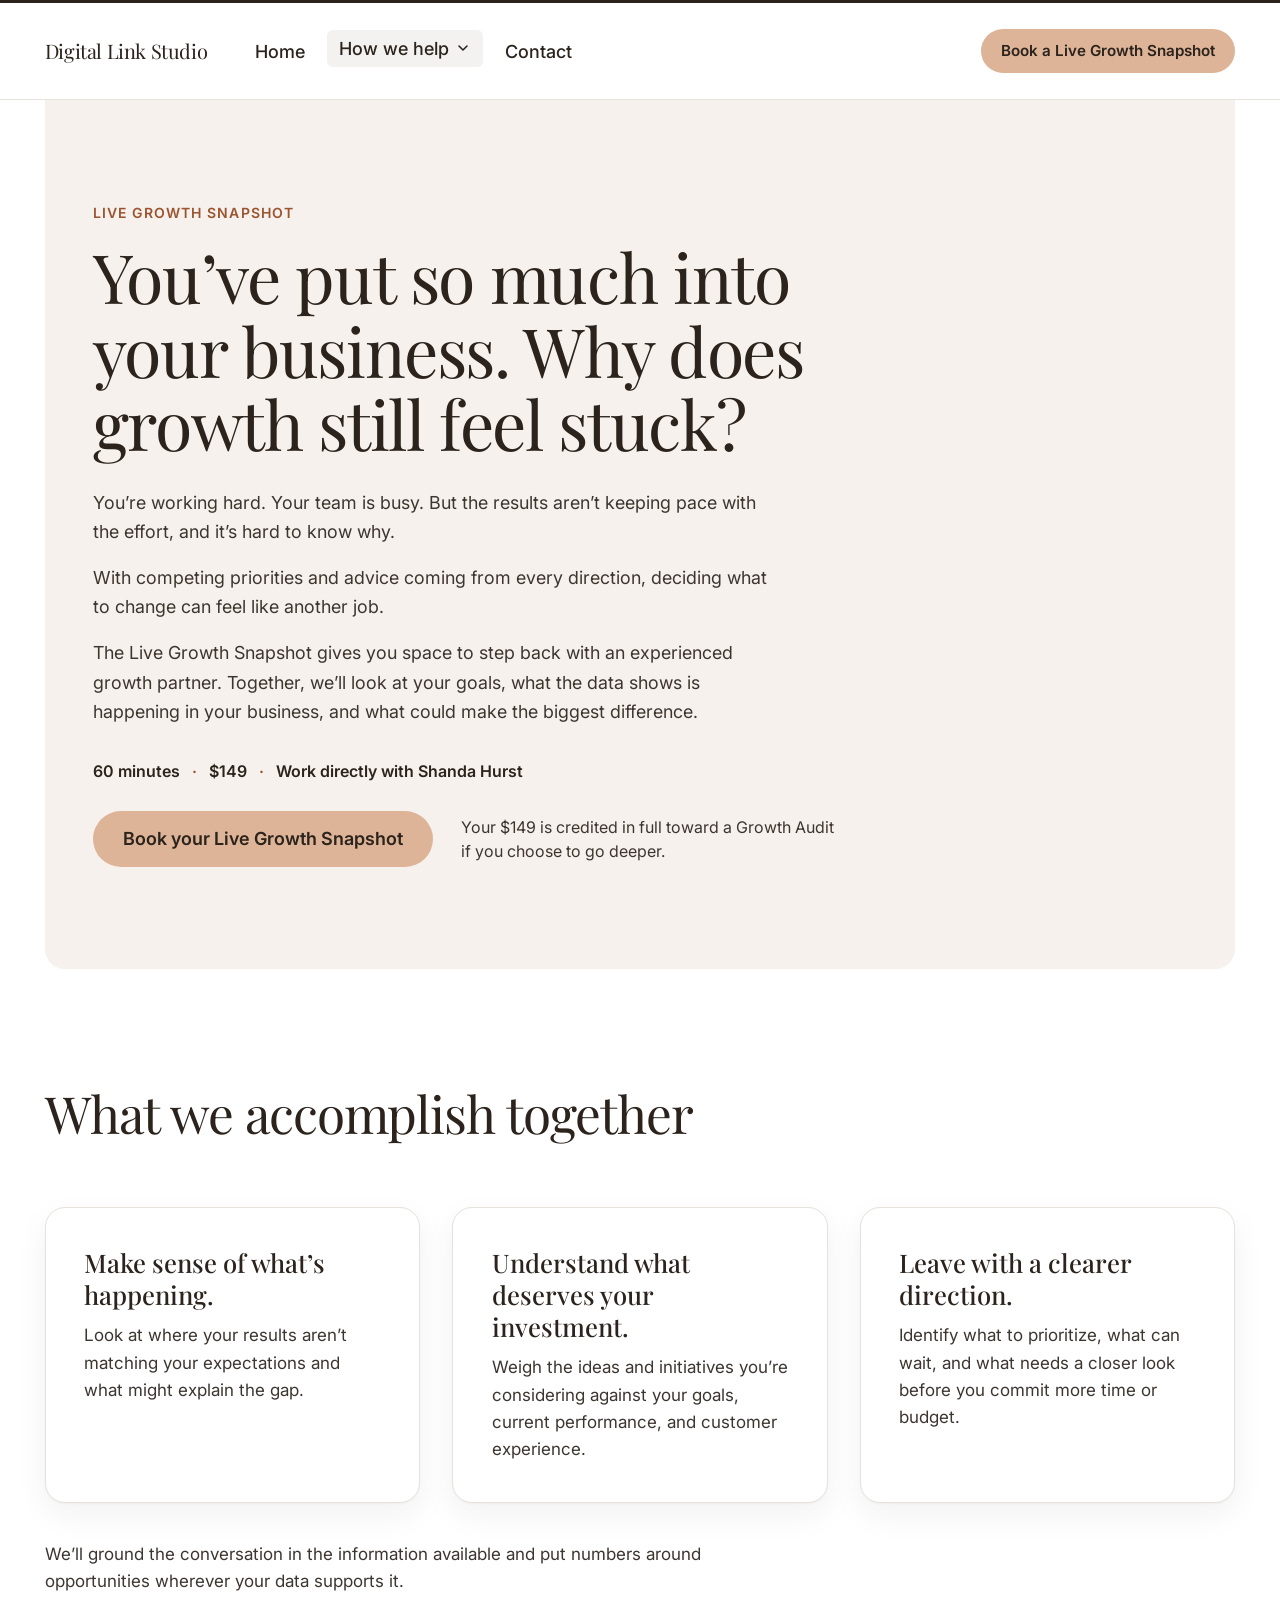
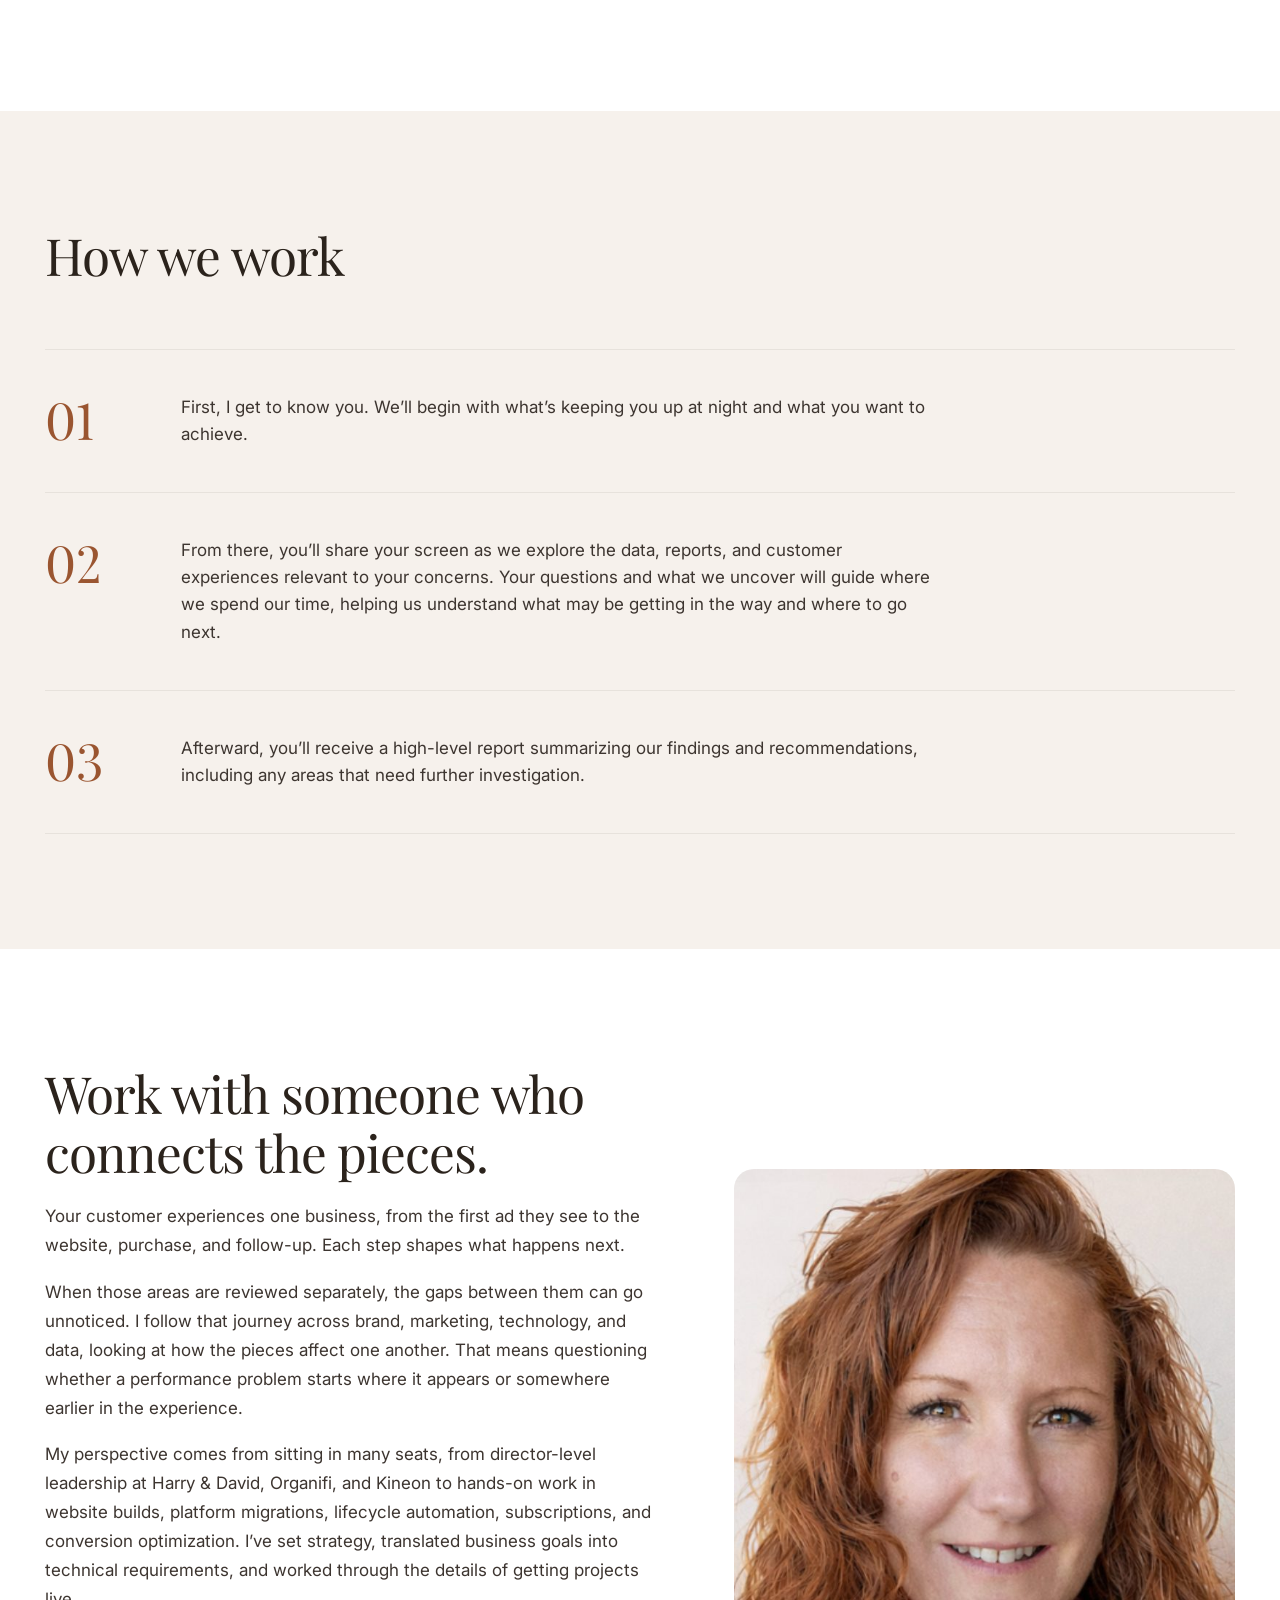
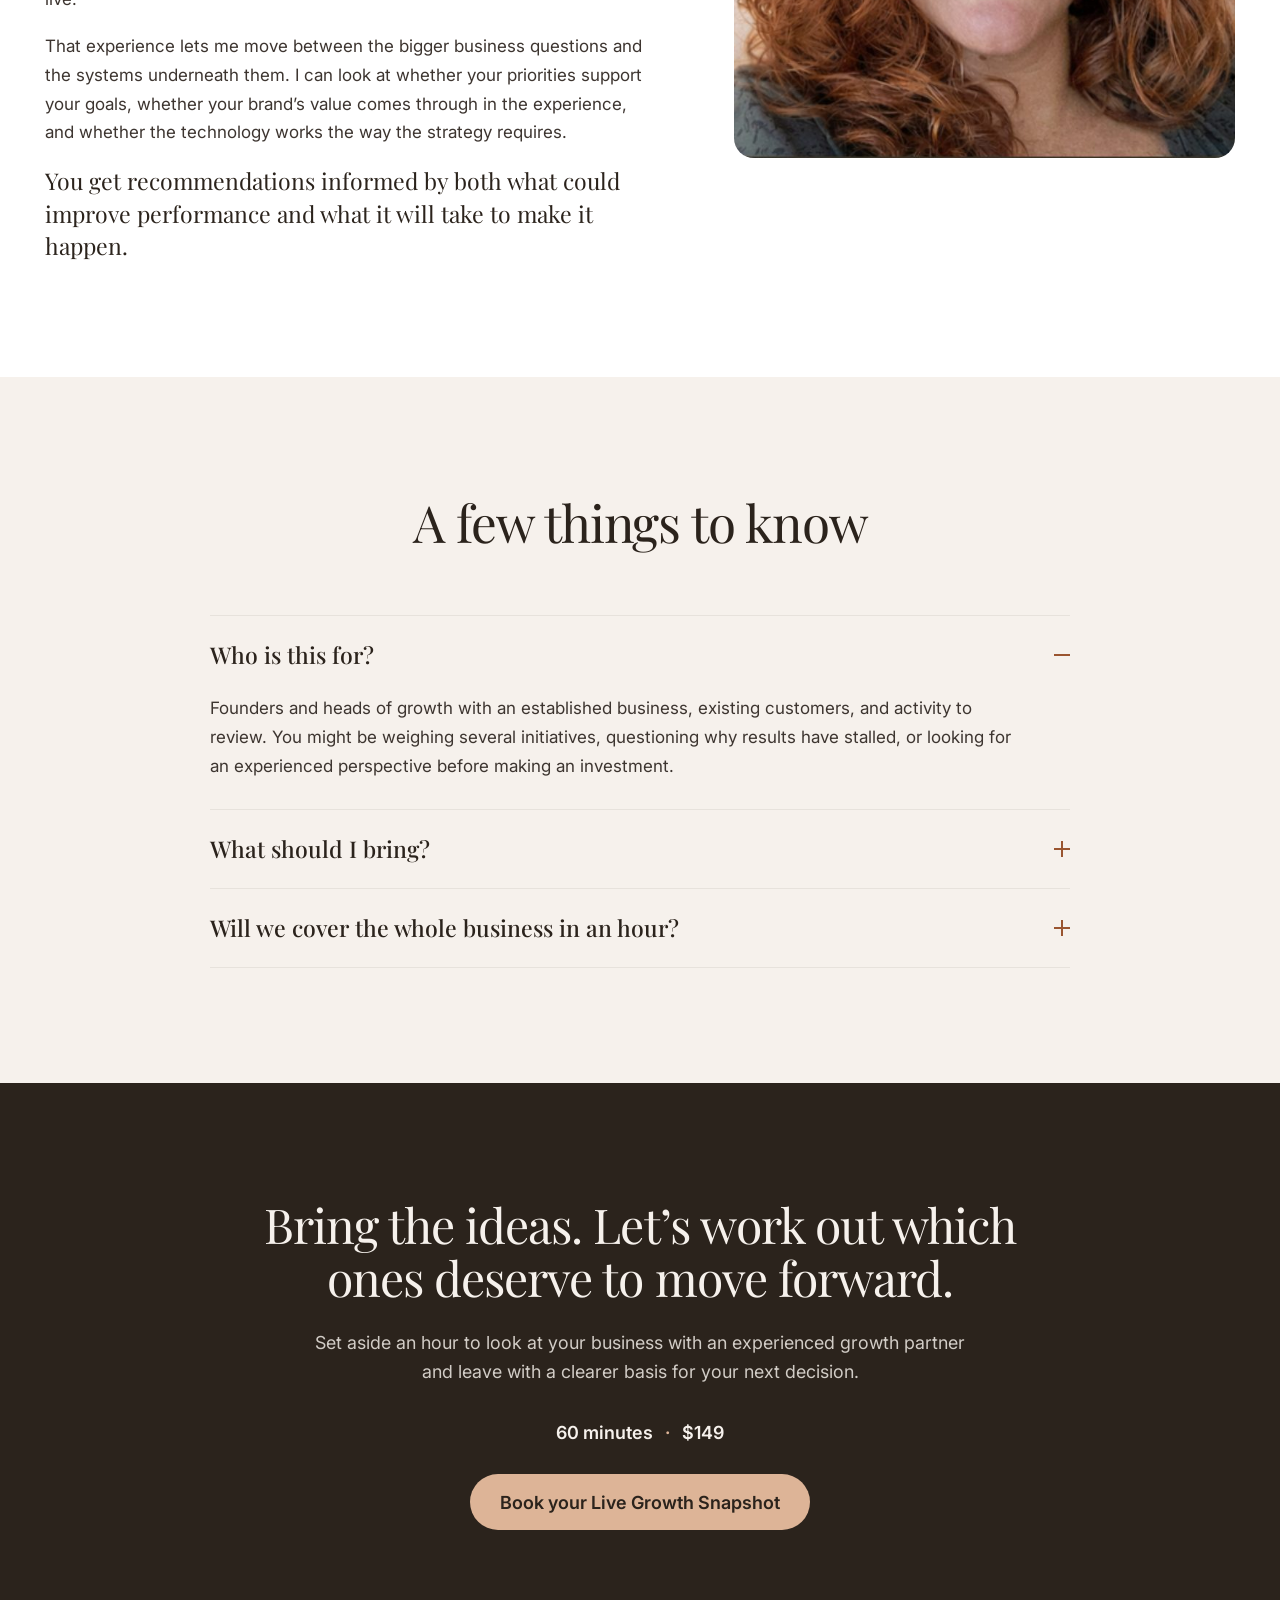
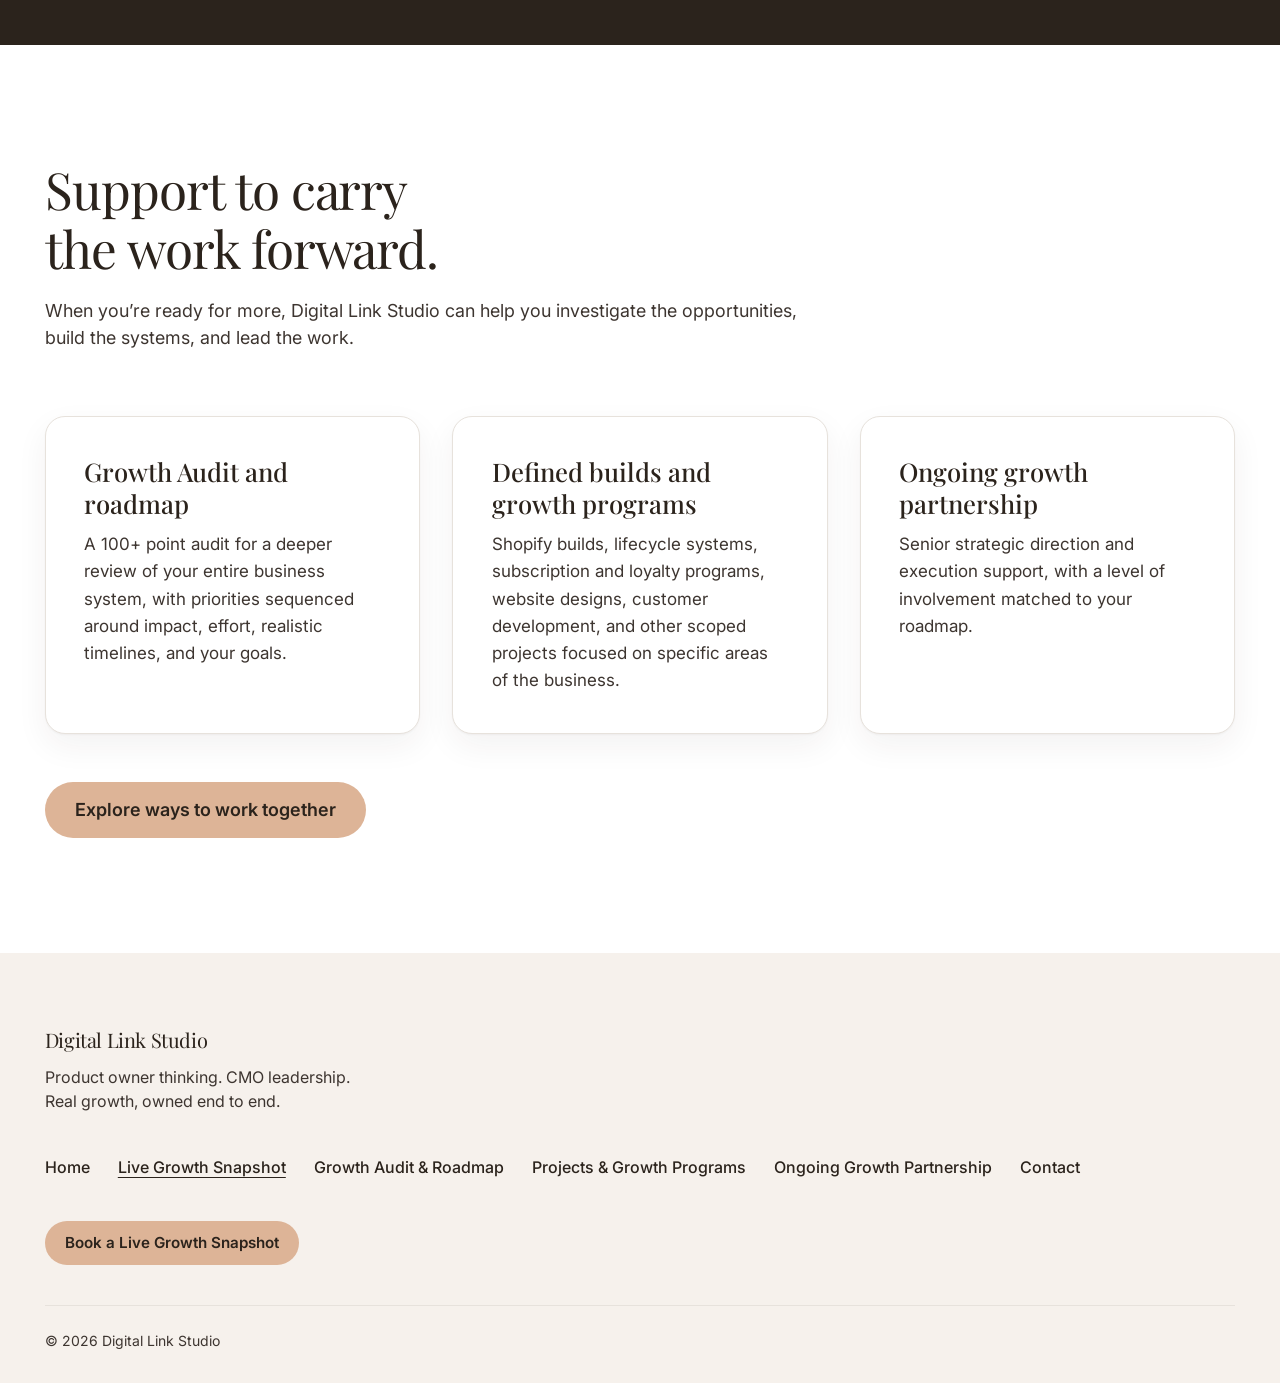
<file: growth-snapshot.html>
<!DOCTYPE html>
<html lang="en">
<head>
  <meta charset="UTF-8">
  <meta name="viewport" content="width=device-width, initial-scale=1">
  <title>Live Growth Snapshot | Digital Link Studio</title>
  <meta name="description" content="The Live Growth Snapshot gives you space to step back with an experienced growth partner. Together, we’ll look at your goals, what the data shows is happening in your business, and what could make the biggest difference.">

  <!-- Open Graph (link previews on social and messaging apps) -->
  <meta property="og:title" content="Live Growth Snapshot | Digital Link Studio">
  <meta property="og:description" content="You’ve put so much into your business. Why does growth still feel stuck?">
  <meta property="og:type" content="website">

  <link rel="preconnect" href="https://fonts.googleapis.com">
  <link rel="preconnect" href="https://fonts.gstatic.com" crossorigin>
  <link href="https://fonts.googleapis.com/css2?family=Inter:wght@400;500;600&family=Playfair+Display:wght@400;500&display=swap" rel="stylesheet">

  <link rel="stylesheet" href="css/styles.css">
  <script src="js/main.js" defer></script>
</head>
<body>
  <a class="skip-link" href="#main">Skip to content</a>

  <!-- ===== Header ===== -->
  <header class="site-header">
    <div class="site-header__inner">
      <button class="nav-toggle" type="button" aria-expanded="false" aria-controls="site-nav" aria-label="Open menu">
        <span class="nav-toggle__bar"></span>
        <span class="nav-toggle__bar"></span>
        <span class="nav-toggle__bar"></span>
      </button>

      <a class="logo" href="index.html">Digital Link Studio</a>

      <nav class="site-nav" id="site-nav" aria-label="Main">
        <ul class="site-nav__list">
          <li><a class="site-nav__link" href="index.html">Home</a></li>
          <li class="site-nav__item">
            <button class="site-nav__link site-nav__trigger" type="button" aria-controls="nav-how-we-help">
              How we help
              <svg class="site-nav__chevron" viewBox="0 0 16 16" aria-hidden="true" focusable="false">
                <path d="M4 6 L8 10 L12 6" fill="none" stroke="currentColor" stroke-width="1.6" stroke-linecap="round" stroke-linejoin="round"/>
              </svg>
            </button>
            <ul class="site-nav__sub" id="nav-how-we-help">
              <li><a class="site-nav__sublink" href="growth-snapshot.html" aria-current="page">Live Growth Snapshot</a></li>
              <li><a class="site-nav__sublink" href="growth-audit.html">Growth Audit &amp; Roadmap</a></li>
              <li><a class="site-nav__sublink" href="growth-programs.html">Projects &amp; Growth Programs</a></li>
              <li><a class="site-nav__sublink" href="growth-partnership.html">Ongoing Growth Partnership</a></li>
            </ul>
          </li>
          <li><a class="site-nav__link" href="contact.html">Contact</a></li>
        </ul>
      </nav>

      <a class="btn btn--primary btn--small site-header__cta" href="https://calendly.com/shanda-digitallink/live-growth-snapshot">Book a Live Growth Snapshot</a>
    </div>
  </header>

  <main id="main">

    <!-- ===== Hero ===== -->
    <section class="page-hero" aria-labelledby="page-title">
      <div class="page-hero__card">
        <div class="page-hero__content">
          <p class="section-label">Live Growth Snapshot</p>
          <h1 class="page-hero__title" id="page-title">You’ve put so much into your business. Why does growth still feel stuck?</h1>

          <div class="page-hero__text">
            <p>You’re working hard. Your team is busy. But the results aren’t keeping pace with the effort, and it’s hard to know why.</p>
            <p>With competing priorities and advice coming from every direction, deciding what to change can feel like another job.</p>
            <p>The Live Growth Snapshot gives you space to step back with an experienced growth partner. Together, we’ll look at your goals, what the data shows is happening in your business, and what could make the biggest difference.</p>
          </div>

          <ul class="facts" aria-label="Session details">
            <li>60 minutes</li>
            <li>$149</li>
            <li>Work directly with Shanda Hurst</li>
          </ul>

          <div class="page-hero__actions">
            <a class="btn btn--primary" href="https://calendly.com/shanda-digitallink/live-growth-snapshot">Book your Live Growth Snapshot</a>
            <p class="page-hero__note">Your $149 is credited in full toward a Growth Audit if you choose to go deeper.</p>
          </div>
        </div>
      </div>
    </section>

    <!-- ===== What we accomplish together ===== -->
    <section class="section" aria-labelledby="outcomes-title">
      <div class="container">
        <header class="section-header">
          <h2 class="section-title" id="outcomes-title">What we accomplish together</h2>
        </header>

        <ul class="card-grid card-grid--3">
          <li class="card">
            <h3 class="card__title">Make sense of what’s happening.</h3>
            <p class="card__text">Look at where your results aren’t matching your expectations and what might explain the gap.</p>
          </li>
          <li class="card">
            <h3 class="card__title">Understand what deserves your investment.</h3>
            <p class="card__text">Weigh the ideas and initiatives you’re considering against your goals, current performance, and customer experience.</p>
          </li>
          <li class="card">
            <h3 class="card__title">Leave with a clearer direction.</h3>
            <p class="card__text">Identify what to prioritize, what can wait, and what needs a closer look before you commit more time or budget.</p>
          </li>
        </ul>

        <p class="section-note">We’ll ground the conversation in the information available and put numbers around opportunities wherever your data supports it.</p>
      </div>
    </section>

    <!-- ===== How we work ===== -->
    <section class="section section--cream" aria-labelledby="how-title">
      <div class="container">
        <header class="section-header">
          <h2 class="section-title" id="how-title">How we work</h2>
        </header>

        <ol class="steps">
          <li class="step step--simple">
            <span class="step__number" aria-hidden="true">01</span>
            <p class="step__text">First, I get to know you. We’ll begin with what’s keeping you up at night and what you want to achieve.</p>
          </li>
          <li class="step step--simple">
            <span class="step__number" aria-hidden="true">02</span>
            <p class="step__text">From there, you’ll share your screen as we explore the data, reports, and customer experiences relevant to your concerns. Your questions and what we uncover will guide where we spend our time, helping us understand what may be getting in the way and where to go next.</p>
          </li>
          <li class="step step--simple">
            <span class="step__number" aria-hidden="true">03</span>
            <p class="step__text">Afterward, you’ll receive a high-level report summarizing our findings and recommendations, including any areas that need further investigation.</p>
          </li>
        </ol>
      </div>
    </section>

    <!-- ===== Work with someone who connects the pieces ===== -->
    <section class="section fit" aria-labelledby="connects-title">
      <div class="container fit__inner">
        <div class="fit__content">
          <h2 class="section-title" id="connects-title">Work with someone who connects the pieces.</h2>
          <div class="fit__text">
            <p>Your customer experiences one business, from the first ad they see to the website, purchase, and follow-up. Each step shapes what happens next.</p>
            <p>When those areas are reviewed separately, the gaps between them can go unnoticed. I follow that journey across brand, marketing, technology, and data, looking at how the pieces affect one another. That means questioning whether a performance problem starts where it appears or somewhere earlier in the experience.</p>
            <p>My perspective comes from sitting in many seats, from director-level leadership at Harry &amp; David, Organifi, and Kineon to hands-on work in website builds, platform migrations, lifecycle automation, subscriptions, and conversion optimization. I’ve set strategy, translated business goals into technical requirements, and worked through the details of getting projects live.</p>
            <p>That experience lets me move between the bigger business questions and the systems underneath them. I can look at whether your priorities support your goals, whether your brand’s value comes through in the experience, and whether the technology works the way the strategy requires.</p>
            <p class="fit__closing">You get recommendations informed by both what could improve performance and what it will take to make it happen.</p>
          </div>
        </div>

        <figure class="fit__media">
          <img src="assets/images/founder.jpg" alt="Shanda Hurst, founder of Digital Link Studio" width="688" height="808" loading="lazy">
        </figure>
      </div>
    </section>

    <!-- ===== A few things to know ===== -->
    <section class="section section--cream faq" aria-labelledby="faq-title">
      <div class="container container--narrow">
        <header class="section-header faq__header">
          <h2 class="section-title" id="faq-title">A few things to know</h2>
        </header>

        <div class="faq__list">
          <details class="faq__item" open>
            <summary class="faq__question"><h3>Who is this for?</h3></summary>
            <div class="faq__answer">
              <p>Founders and heads of growth with an established business, existing customers, and activity to review. You might be weighing several initiatives, questioning why results have stalled, or looking for an experienced perspective before making an investment.</p>
            </div>
          </details>
          <details class="faq__item">
            <summary class="faq__question"><h3>What should I bring?</h3></summary>
            <div class="faq__answer">
              <p>Bring your goals and the questions or ideas you’re considering. Have your platforms and data reports open so we can review everything relevant to those questions together. Bring what you have. Gaps in measurement can be part of the conversation.</p>
            </div>
          </details>
          <details class="faq__item">
            <summary class="faq__question"><h3>Will we cover the whole business in an hour?</h3></summary>
            <div class="faq__answer">
              <p>We’ll focus on the areas most relevant to your goals. The Snapshot surfaces opportunities and helps establish direction. A full systems review and prioritized roadmap are part of the separate Growth Audit.</p>
            </div>
          </details>
        </div>
      </div>
    </section>

    <!-- ===== Booking ===== -->
    <section class="section offer" id="book" aria-labelledby="book-title">
      <div class="container container--narrow">
        <h2 class="offer__title offer__title--long" id="book-title">Bring the ideas. Let’s work out which ones deserve to move forward.</h2>
        <div class="offer__text">
          <p>Set aside an hour to look at your business with an experienced growth partner and leave with a clearer basis for your next decision.</p>
        </div>
        <ul class="facts facts--on-dark" aria-label="Session details">
          <li>60 minutes</li>
          <li>$149</li>
        </ul>
        <a class="btn btn--primary" href="https://calendly.com/shanda-digitallink/live-growth-snapshot">Book your Live Growth Snapshot</a>
      </div>
    </section>

    <!-- ===== Support to carry the work forward ===== -->
    <section class="section" aria-labelledby="next-title">
      <div class="container">
        <header class="section-header">
          <h2 class="section-title" id="next-title">Support to carry the work forward.</h2>
          <p class="section-intro">When you’re ready for more, Digital Link Studio can help you investigate the opportunities, build the systems, and lead the work.</p>
        </header>

        <ul class="card-grid card-grid--3">
          <li class="card">
            <h3 class="card__title">Growth Audit and roadmap</h3>
            <p class="card__text">A 100+ point audit for a deeper review of your entire business system, with priorities sequenced around impact, effort, realistic timelines, and your goals.</p>
          </li>
          <li class="card">
            <h3 class="card__title">Defined builds and growth programs</h3>
            <p class="card__text">Shopify builds, lifecycle systems, subscription and loyalty programs, website designs, customer development, and other scoped projects focused on specific areas of the business.</p>
          </li>
          <li class="card">
            <h3 class="card__title">Ongoing growth partnership</h3>
            <p class="card__text">Senior strategic direction and execution support, with a level of involvement matched to your roadmap.</p>
          </li>
        </ul>

        <div class="next-steps__cta">
          <a class="btn btn--primary" href="index.html">Explore ways to work together</a>
        </div>
      </div>
    </section>

  </main>

  <footer class="site-footer">
    <div class="container site-footer__inner">
      <div class="site-footer__brand">
        <a class="logo" href="index.html">Digital Link Studio</a>
        <p class="site-footer__tagline">Product owner thinking. CMO leadership. Real growth, owned end to end.</p>
      </div>

      <nav class="site-footer__nav" aria-label="Footer">
        <ul>
          <li><a href="index.html">Home</a></li>
          <li><a href="growth-snapshot.html" aria-current="page">Live Growth Snapshot</a></li>
          <li><a href="growth-audit.html">Growth Audit &amp; Roadmap</a></li>
          <li><a href="growth-programs.html">Projects &amp; Growth Programs</a></li>
          <li><a href="growth-partnership.html">Ongoing Growth Partnership</a></li>
          <li><a href="contact.html">Contact</a></li>
        </ul>
      </nav>

      <a class="btn btn--primary btn--small" href="https://calendly.com/shanda-digitallink/live-growth-snapshot">Book a Live Growth Snapshot</a>
    </div>
    <div class="container site-footer__bottom">
      <p>&copy; 2026 Digital Link Studio</p>
    </div>
  </footer>
</body>
</html>
</file>
<file: css/styles.css>
/* ==========================================================================
   Digital Link Studio
   1. Design tokens
   2. Base and reset
   3. Utilities
   4. Buttons
   5. Header and navigation
   6. Hero
   7. Client logo bar
   8. Shared section layout
   9. The challenge
   10. Statement
   11. The process
   12. Proof in numbers
   13. Testimonials
   14. Capabilities
   15. Who this is for
   16. Partner network
   17. Growth Snapshot offer
   18. FAQ
   19. Footer
   ========================================================================== */

/* 1. Design tokens
   ========================================================================== */
:root {
  /* Color */
  --color-ink: #2B231C;          /* headings and body text */
  --color-ink-soft: #3D3530;     /* secondary text */
  --color-cream: #F6F1EC;        /* hero background */
  --color-white: #FFFFFF;
  --color-pill: #E4DED7;         /* eyebrow pill */
  --color-peach: #DDB497;        /* primary button */
  --color-peach-hover: #D3A27F;
  --color-copper: #9A5530;       /* text links, 5:1 contrast on cream */
  --color-accent: #E89A62;       /* small decorative accents only */
  --color-line: #E7E2DC;
  --color-field-border: #857A70; /* form field borders, 4.2:1 on white */
  --color-error: #A3341F;        /* form error text, 6.8:1 on white */

  /* Type */
  --font-serif: "Playfair Display", Georgia, "Times New Roman", serif;
  --font-sans: "Inter", system-ui, -apple-system, "Segoe UI", Roboto, sans-serif;

  /* Layout */
  --page-gutter: clamp(16px, 3.5vw, 70px);
  --header-height: 96px;
  --radius-card: 20px;
  --content-width: 1200px;
  --section-space: clamp(64px, 9vw, 120px);
  --radius-pill: 999px;
}

/* 2. Base and reset
   ========================================================================== */
*,
*::before,
*::after {
  box-sizing: border-box;
}

html {
  -webkit-text-size-adjust: 100%;
}

body {
  margin: 0;
  font-family: var(--font-sans);
  font-size: 1rem;
  line-height: 1.5;
  color: var(--color-ink);
  background: var(--color-white);
  -webkit-font-smoothing: antialiased;
}

img,
svg {
  display: block;
  max-width: 100%;
}

a {
  color: inherit;
}

/* Playfair defaults to old style figures; keep numbers level everywhere */
h1, h2, h3, strong {
  font-variant-numeric: lining-nums;
}

:focus-visible {
  outline: 2px solid var(--color-copper);
  outline-offset: 3px;
}

@media (prefers-reduced-motion: reduce) {
  *,
  *::before,
  *::after {
    transition: none !important;
    animation: none !important;
  }
}

/* 3. Utilities
   ========================================================================== */
.visually-hidden {
  position: absolute;
  width: 1px;
  height: 1px;
  margin: -1px;
  padding: 0;
  overflow: hidden;
  clip: rect(0 0 0 0);
  white-space: nowrap;
  border: 0;
}

.skip-link {
  position: absolute;
  top: -100px;
  left: 16px;
  z-index: 100;
  padding: 10px 16px;
  background: var(--color-ink);
  color: var(--color-white);
  border-radius: 8px;
}

.skip-link:focus {
  top: 12px;
}

/* 4. Buttons
   ========================================================================== */
.btn {
  display: inline-flex;
  align-items: center;
  justify-content: center;
  gap: 6px;
  font-family: var(--font-sans);
  font-weight: 600;
  font-size: 1.125rem;
  /* Removes the browser's default border when .btn is a <button> */
  border: 0;
  /* Long labels wrap on narrow screens instead of overflowing their container */
  max-width: 100%;
  text-align: center;
  text-decoration: none;
  cursor: pointer;
  transition: background-color 0.2s ease, color 0.2s ease, transform 0.2s ease;
}

/* Dark text on peach keeps the soft look and passes contrast (8:1).
   White text on this peach only reaches 1.9:1. */
.btn--primary {
  min-height: 56px;
  padding: 14px 30px;
  background: var(--color-peach);
  color: var(--color-ink);
  border-radius: var(--radius-pill);
}

.btn--primary:hover {
  background: var(--color-peach-hover);
  transform: translateY(-1px);
}

.btn--small {
  min-height: 44px;
  padding: 10px 20px;
  font-size: 0.95rem;
}

.btn--link {
  min-height: 44px;
  padding: 0 4px;
  color: var(--color-copper);
}

/* On small screens the label can wrap. Inline text flow keeps the arrow
   beside the last word instead of pushing it to the far edge. */
@media (max-width: 860px) {
  .btn--link {
    display: inline-block;
    padding: 10px 4px;
    line-height: 24px;
    /* Even line lengths, so the arrow is not left alone on the last line */
    text-wrap: balance;
  }

  .btn--link .btn__arrow {
    display: inline-block;
    margin-left: 2px;
    vertical-align: -2px;
  }
}

.btn--link:hover {
  text-decoration: underline;
  text-underline-offset: 4px;
}

.btn__arrow {
  width: 16px;
  height: 16px;
}

/* 5. Header and navigation
   ========================================================================== */
.site-header {
  position: sticky;
  top: 0;
  z-index: 50;
  background: var(--color-white);
  border-top: 3px solid var(--color-ink);
  border-bottom: 1px solid var(--color-line);
}

.site-header__inner {
  display: flex;
  align-items: center;
  gap: 36px;
  /* Grows if enlarged text wraps the logo, instead of clipping it */
  min-height: var(--header-height);
  padding: 0 var(--page-gutter);
}

.logo {
  font-family: var(--font-serif);
  font-size: 1.25rem;
  letter-spacing: -0.02em;
  text-decoration: none;
  white-space: nowrap;
}

.site-nav__list {
  display: flex;
  gap: 10px;
  margin: 0;
  padding: 0;
  list-style: none;
}

.site-nav__link {
  display: block;
  padding: 8px 12px;
  font-size: 1.125rem;
  font-weight: 500;
  text-decoration: none;
  border-radius: 6px;
}

.site-nav__link:hover,
.site-nav__link[aria-current="page"] {
  background: #F3F2F0;
}

/* "How we help" disclosure: a button that shows and hides a list of links */
.site-nav__item {
  position: relative;
}

.site-nav__trigger {
  display: flex;
  align-items: center;
  gap: 6px;
  white-space: nowrap;
  font-family: inherit;
  color: inherit;
  background: none;
  border: 0;
  cursor: pointer;
}

.site-nav__chevron {
  flex: none;
  width: 16px;
  height: 16px;
  transition: transform 0.2s ease;
}

.site-nav__trigger[aria-expanded="true"] .site-nav__chevron {
  transform: rotate(180deg);
}

.site-nav__sub {
  display: none;
  position: absolute;
  top: calc(100% + 8px);
  left: 0;
  z-index: 60;
  min-width: 280px;
  margin: 0;
  padding: 8px;
  list-style: none;
  background: var(--color-white);
  border: 1px solid var(--color-line);
  border-radius: 12px;
  box-shadow: 0 12px 32px rgba(43, 35, 28, 0.08);
}

/* Bridges the gap above the list so hovering down to it keeps it open */
.site-nav__sub::before {
  content: "";
  position: absolute;
  inset: -9px 0 auto;
  height: 9px;
}

.site-nav__trigger[aria-expanded="true"] + .site-nav__sub {
  display: block;
}

/* Without JavaScript the list opens on hover and keyboard focus instead */
html:not(.js) .site-nav__item:is(:hover, :focus-within) > .site-nav__sub {
  display: block;
}

.site-nav__sublink {
  display: block;
  padding: 12px 14px;
  font-size: 1rem;
  font-weight: 500;
  text-decoration: none;
  border-radius: 8px;
}

.site-nav__sublink:hover,
.site-nav__sublink[aria-current="page"] {
  background: #F3F2F0;
}

.site-header__cta {
  margin-left: auto;
}

/* Hamburger, shown on small screens only */
.nav-toggle {
  display: none;
  /* Holds its 44px size when a wider logo crowds the header */
  flex: none;
  flex-direction: column;
  justify-content: center;
  gap: 6px;
  width: 44px;
  height: 44px;
  padding: 8px;
  background: none;
  border: 0;
  cursor: pointer;
}

.nav-toggle__bar {
  display: block;
  height: 2px;
  background: var(--color-ink);
  border-radius: 2px;
  transition: transform 0.2s ease, opacity 0.2s ease;
}

.nav-toggle[aria-expanded="true"] .nav-toggle__bar:nth-child(1) {
  transform: translateY(8px) rotate(45deg);
}

.nav-toggle[aria-expanded="true"] .nav-toggle__bar:nth-child(2) {
  opacity: 0;
}

.nav-toggle[aria-expanded="true"] .nav-toggle__bar:nth-child(3) {
  transform: translateY(-8px) rotate(-45deg);
}

@media (max-width: 860px) {
  :root {
    --header-height: 72px;
  }

  .site-header__inner {
    gap: 12px;
  }

  .nav-toggle {
    display: flex;
    margin-left: -8px;
  }

  .logo {
    font-size: 1.5rem;
    /* Wraps instead of overflowing if wider text spacing leaves no room */
    white-space: normal;
  }

  .site-header__cta {
    display: none;
  }

  .site-nav {
    position: absolute;
    top: 100%;
    left: 0;
    right: 0;
    display: none;
    padding: 12px var(--page-gutter) 24px;
    background: var(--color-white);
    border-bottom: 1px solid var(--color-line);
  }

  .site-nav.is-open {
    display: block;
  }

  .site-nav__list {
    flex-direction: column;
    gap: 4px;
  }

  .site-nav__link {
    padding: 14px 12px;
    font-size: 1.25rem;
  }

  .site-nav__trigger {
    width: 100%;
    justify-content: space-between;
  }

  /* In the mobile menu the list expands in place under its button */
  .site-nav__sub {
    position: static;
    min-width: 0;
    padding: 0 0 8px 12px;
    border: 0;
    border-radius: 0;
    box-shadow: none;
  }

  .site-nav__sub::before {
    content: none;
  }

  .site-nav__sublink {
    padding: 12px;
    font-size: 1.125rem;
  }
}

/* 6. Hero
   ========================================================================== */
.hero {
  padding: 0 var(--page-gutter);
}

.hero__card {
  position: relative;
  overflow: hidden;
  display: flex;
  align-items: center;
  justify-content: center;
  min-height: calc(100vh - var(--header-height));
  min-height: calc(100svh - var(--header-height));
  padding: clamp(48px, 9vw, 84px) clamp(24px, 4vw, 48px);
  background: var(--color-cream);
  border-radius: 0 0 var(--radius-card) var(--radius-card);
}

.hero__art {
  position: absolute;
  inset: 0;
  width: 100%;
  height: 100%;
  pointer-events: none;
}

.hero__content {
  position: relative;
  z-index: 1;
  /* As a flex item it would otherwise refuse to shrink below its widest line */
  min-width: 0;
  max-width: 900px;
  text-align: center;
}

.eyebrow {
  display: inline-flex;
  align-items: center;
  gap: 8px;
  margin: 0 0 28px;
  padding: 6px 14px;
  font-size: 1rem;
  color: var(--color-ink);
  background: var(--color-pill);
  border-radius: var(--radius-pill);
}

.eyebrow__icon {
  flex-shrink: 0;
  width: 16px;
  height: 16px;
  fill: var(--color-accent);
}

.hero__title {
  margin: 0 0 24px;
  font-family: var(--font-serif);
  font-weight: 400;
  font-size: clamp(2.75rem, 6.2vw, 5rem);
  line-height: 1.12;
  letter-spacing: -0.025em;
  text-wrap: balance;
}

.hero__lead {
  margin: 0 auto 28px;
  max-width: 780px;
  font-size: clamp(1.125rem, 1.6vw, 1.4rem);
  line-height: 1.5;
  color: var(--color-ink-soft);
  text-wrap: pretty;
}

.hero__tagline {
  margin: 0 0 36px;
  font-size: clamp(1.125rem, 1.6vw, 1.4rem);
  color: var(--color-ink-soft);
}

.hero__actions {
  display: flex;
  flex-wrap: wrap;
  align-items: center;
  justify-content: center;
  gap: 16px 28px;
  margin-bottom: 44px;
}

.proof {
  display: flex;
  flex-wrap: wrap;
  justify-content: center;
  gap: 12px 28px;
  margin: 0;
  padding: 0;
  list-style: none;
}

.proof__item {
  font-size: 1rem;
  font-weight: 500;
}

@media (max-width: 860px) {
  .hero {
    padding: 0 16px;
  }

  .hero__card {
    min-height: 0;
    padding: 48px 24px 56px;
  }

  /* Keep only the soft waves behind text on small screens */
  .hero__art-detail {
    display: none;
  }

  .hero__title {
    font-size: clamp(2.25rem, 10vw, 3.25rem);
  }

  .eyebrow {
    padding: 12px 20px;
    font-size: 1.125rem;
    line-height: 1.35;
  }

  .hero__actions {
    flex-direction: column;
    align-items: center;
  }

  .hero__actions .btn--primary {
    min-height: 64px;
    /* Side padding eases on small phones so the label keeps to one line where it can */
    padding: 16px clamp(16px, 5vw, 40px);
    font-size: 1.125rem;
  }

  .proof {
    flex-direction: column;
    align-items: center;
    gap: 16px;
  }
}

/* 7. Client logo bar
   ========================================================================== */
.logo-bar {
  padding: 0 var(--page-gutter);
}

.logo-bar__inner {
  display: flex;
  align-items: center;
  gap: 40px;
  padding: 20px 0;
  border-bottom: 1px solid var(--color-line);
}

.logo-bar__label {
  flex-shrink: 0;
  margin: 0;
  font-family: var(--font-sans);
  font-size: 0.875rem;
  font-weight: 600;
  letter-spacing: 0.08em;
  text-transform: uppercase;
  color: var(--color-ink-soft);
}

.logo-bar__viewport {
  flex: 1;
  min-width: 0;
  overflow: hidden;
  /* Fade the logos in and out at the edges */
  -webkit-mask-image: linear-gradient(90deg, transparent, #000 8%, #000 92%, transparent);
  mask-image: linear-gradient(90deg, transparent, #000 8%, #000 92%, transparent);
}

.logo-bar__track {
  display: flex;
  width: max-content;
  animation: logo-scroll 40s linear infinite;
}

.logo-bar__viewport:hover .logo-bar__track {
  animation-play-state: paused;
}

.logo-bar__list {
  display: flex;
  align-items: center;
  gap: 64px;
  margin: 0;
  padding: 0 32px;
  list-style: none;
}

/* Logos come in very different shapes, so cap both height and width
   to keep them visually balanced. The files are prerecolored to one warm
   gray (#6B5F55) on a transparent background. */
.logo-bar__list img {
  width: auto;
  height: auto;
  max-height: 52px;
  max-width: 170px;
}

@keyframes logo-scroll {
  to {
    transform: translateX(-50%);
  }
}

/* Visitors who turn off motion get a static, wrapping row instead */
@media (prefers-reduced-motion: reduce) {
  .logo-bar__viewport {
    -webkit-mask-image: none;
    mask-image: none;
  }

  .logo-bar__track {
    width: auto;
  }

  .logo-bar__list {
    flex-wrap: wrap;
    justify-content: center;
    row-gap: 24px;
  }

  .logo-bar__list[aria-hidden="true"] {
    display: none;
  }
}

@media (max-width: 860px) {
  .logo-bar__inner {
    flex-direction: column;
    align-items: stretch;
    gap: 12px;
  }

  .logo-bar__label {
    text-align: center;
  }

  .logo-bar__list {
    gap: 40px;
    padding: 0 20px;
  }

  .logo-bar__list img {
    max-height: 40px;
    max-width: 130px;
  }
}

/* 8. Shared section layout
   ========================================================================== */
.section {
  padding: var(--section-space) var(--page-gutter);
}

.container {
  max-width: var(--content-width);
  margin: 0 auto;
}

.container--narrow {
  max-width: 860px;
}

.section-header {
  max-width: 760px;
  margin-bottom: clamp(40px, 5vw, 64px);
}

.section-label {
  margin: 0 0 16px;
  font-size: 0.875rem;
  font-weight: 600;
  letter-spacing: 0.08em;
  text-transform: uppercase;
  color: var(--color-copper);
}

.section-title {
  margin: 0 0 20px;
  font-family: var(--font-serif);
  font-weight: 400;
  font-size: clamp(2rem, 4vw, 3.25rem);
  line-height: 1.15;
  letter-spacing: -0.02em;
  text-wrap: balance;
}

.section-intro {
  margin: 0;
  font-size: clamp(1.0625rem, 1.4vw, 1.25rem);
  color: var(--color-ink-soft);
  text-wrap: pretty;
}

/* 9. The challenge
   ========================================================================== */
.card-grid {
  display: grid;
  grid-template-columns: repeat(2, 1fr);
  gap: clamp(20px, 2.5vw, 32px);
  margin: 0;
  padding: 0;
  list-style: none;
}

.card {
  padding: clamp(28px, 3vw, 40px);
  background: var(--color-white);
  border: 1px solid var(--color-line);
  border-radius: var(--radius-card);
  box-shadow: 0 1px 2px rgba(43, 35, 28, 0.04), 0 12px 32px rgba(43, 35, 28, 0.06);
}

.card__title {
  margin: 0 0 12px;
  font-family: var(--font-serif);
  font-weight: 500;
  font-size: clamp(1.375rem, 2vw, 1.625rem);
  line-height: 1.25;
}

.card__text {
  margin: 0;
  font-size: 1.0625rem;
  line-height: 1.6;
  color: var(--color-ink-soft);
}

@media (max-width: 760px) {
  .card-grid {
    grid-template-columns: 1fr;
  }
}

/* 10. Statement
   ========================================================================== */
.statement {
  text-align: center;
  background: var(--color-cream);
}

.statement__title {
  margin: 0 0 24px;
  font-family: var(--font-serif);
  font-weight: 400;
  font-size: clamp(1.75rem, 3.4vw, 2.75rem);
  line-height: 1.2;
  letter-spacing: -0.02em;
  text-wrap: balance;
}

.statement__text {
  margin: 0 auto;
  max-width: 720px;
  font-size: clamp(1.0625rem, 1.4vw, 1.25rem);
  line-height: 1.6;
  color: var(--color-ink-soft);
  text-wrap: pretty;
}

/* 11. The process
   ========================================================================== */
.steps {
  margin: 0;
  padding: 0;
  list-style: none;
  border-top: 1px solid var(--color-line);
}

.step {
  display: grid;
  grid-template-columns: 96px 1fr 300px;
  gap: 16px 40px;
  align-items: start;
  padding: clamp(28px, 3.5vw, 44px) 0;
  border-bottom: 1px solid var(--color-line);
}

.step__number {
  font-family: var(--font-serif);
  font-size: clamp(2.5rem, 4vw, 3.5rem);
  line-height: 1;
  font-variant-numeric: lining-nums;
  color: var(--color-copper);
}

.step__title {
  margin: 0 0 12px;
  font-family: var(--font-serif);
  font-weight: 500;
  font-size: clamp(1.375rem, 2vw, 1.75rem);
  line-height: 1.25;
}

.step__text {
  margin: 0;
  font-size: 1.0625rem;
  line-height: 1.6;
  color: var(--color-ink-soft);
}

.step__output {
  margin: 0;
  padding: 20px 22px;
  font-size: 1rem;
  line-height: 1.5;
  background: var(--color-cream);
  border-radius: 14px;
}

.step__output strong {
  display: block;
  margin-bottom: 6px;
  font-size: 0.8125rem;
  letter-spacing: 0.08em;
  text-transform: uppercase;
  color: var(--color-copper);
}

@media (max-width: 960px) {
  .step {
    grid-template-columns: 64px 1fr;
  }

  .step__output {
    grid-column: 2;
  }
}

@media (max-width: 560px) {
  .step {
    grid-template-columns: 1fr;
  }

  .step__output {
    grid-column: auto;
  }
}

/* 12. Proof in numbers
   ========================================================================== */
.proof-stats {
  background: var(--color-ink);
  color: var(--color-cream);
}

/* Peach on the dark band passes contrast at 8:1 */
.proof-stats__label {
  color: var(--color-peach);
}

.stats {
  display: grid;
  grid-template-columns: repeat(3, 1fr);
  gap: clamp(32px, 4vw, 56px);
  margin: 32px 0 0;
  padding: 0;
  list-style: none;
}

.stat {
  display: flex;
  flex-direction: column;
  padding-top: 28px;
  border-top: 1px solid rgba(246, 241, 236, 0.2);
}

.stat__number {
  margin: 0 0 8px;
  font-family: var(--font-serif);
  font-size: clamp(2.75rem, 5vw, 4rem);
  line-height: 1.05;
  letter-spacing: -0.02em;
  font-variant-numeric: lining-nums;
  color: var(--color-peach);
}

.stat__title {
  margin: 0 0 14px;
  font-family: var(--font-sans);
  font-size: 1.125rem;
  font-weight: 600;
  line-height: 1.35;
}

.stat__text {
  flex: 1;
  margin: 0 0 20px;
  font-size: 1rem;
  line-height: 1.6;
  color: rgba(246, 241, 236, 0.82);
}

.stat__client {
  margin: 0;
  font-size: 0.875rem;
  font-weight: 600;
  letter-spacing: 0.08em;
  text-transform: uppercase;
}

@media (max-width: 860px) {
  .stats {
    grid-template-columns: 1fr;
  }
}

/* 13. Testimonials
   ========================================================================== */
.testimonials .section-label {
  margin-bottom: clamp(28px, 4vw, 48px);
}

.quote {
  display: flex;
  flex-direction: column;
  justify-content: space-between;
  gap: 28px;
  margin: 0;
  padding: clamp(28px, 3vw, 40px);
  background: var(--color-white);
  border: 1px solid var(--color-line);
  border-radius: var(--radius-card);
}

.quote__text {
  margin: 0;
}

.quote__text p {
  margin: 0;
  font-size: 1.0625rem;
  line-height: 1.65;
  color: var(--color-ink-soft);
}

.quote__text p::before {
  content: "\201C";
}

.quote__text p::after {
  content: "\201D";
}

.quote__author {
  display: flex;
  align-items: center;
  gap: 14px;
}

.quote__photo {
  flex-shrink: 0;
  width: 56px;
  height: 56px;
  border-radius: 50%;
  object-fit: cover;
}

.quote__name {
  display: block;
  font-weight: 600;
}

.quote__role {
  display: block;
  font-size: 0.9375rem;
  color: var(--color-ink-soft);
}

/* The client quote leads, larger and on cream */
.quote--featured {
  margin-bottom: clamp(20px, 2.5vw, 32px);
  padding: clamp(32px, 5vw, 64px);
  background: var(--color-cream);
  border: 0;
}

.quote--featured .quote__text p {
  font-family: var(--font-serif);
  font-size: clamp(1.5rem, 2.6vw, 2.125rem);
  line-height: 1.35;
  letter-spacing: -0.01em;
  color: var(--color-ink);
  text-wrap: pretty;
}

.quote--featured .quote__photo {
  width: 72px;
  height: 72px;
}

.quote-grid {
  display: grid;
  grid-template-columns: repeat(2, 1fr);
  gap: clamp(20px, 2.5vw, 32px);
}

@media (max-width: 760px) {
  .quote-grid {
    grid-template-columns: 1fr;
  }
}

/* 14. Capabilities
   ========================================================================== */
.capabilities {
  background: var(--color-cream);
}

.capability-grid {
  display: grid;
  grid-template-columns: repeat(4, 1fr);
  gap: clamp(16px, 2vw, 24px);
  margin: 0;
  padding: 0;
  list-style: none;
}

.capability {
  padding: 28px 24px;
  background: var(--color-white);
  border-radius: 16px;
}

.capability__icon {
  width: 32px;
  height: 32px;
  margin-bottom: 20px;
  fill: none;
  stroke: var(--color-copper);
  stroke-width: 1.5;
  stroke-linecap: round;
  stroke-linejoin: round;
}

.capability__title {
  margin: 0 0 10px;
  font-family: var(--font-serif);
  font-weight: 500;
  font-size: 1.25rem;
  line-height: 1.3;
}

.capability__text {
  margin: 0;
  font-size: 0.975rem;
  line-height: 1.6;
  color: var(--color-ink-soft);
}

@media (max-width: 1080px) {
  .capability-grid {
    grid-template-columns: repeat(2, 1fr);
  }
}

@media (max-width: 560px) {
  .capability-grid {
    grid-template-columns: 1fr;
  }
}

/* 15. Who this is for
   ========================================================================== */
.fit__inner {
  display: grid;
  grid-template-columns: 1.1fr 0.9fr;
  gap: clamp(40px, 6vw, 96px);
  align-items: center;
}

.fit__text p {
  margin: 0 0 18px;
  font-size: 1.0625rem;
  line-height: 1.7;
  color: var(--color-ink-soft);
}

.fit__text p:last-child {
  margin-bottom: 0;
}

.fit__media {
  position: relative;
  margin: 0;
}

.fit__media img {
  width: 100%;
  height: auto;
  border-radius: var(--radius-card);
}

.fit__badge {
  position: absolute;
  left: 20px;
  bottom: 20px;
  padding: 10px 18px;
  font-size: 0.875rem;
  font-weight: 600;
  letter-spacing: 0.08em;
  text-transform: uppercase;
  background: var(--color-white);
  border-radius: var(--radius-pill);
}

@media (max-width: 860px) {
  .fit__inner {
    grid-template-columns: 1fr;
  }

  .fit__media {
    max-width: 460px;
  }
}

/* 16. Growth Partnership levels
   ========================================================================== */
.pricing {
  background: var(--color-cream);
}

/* Each card spans four shared rows (head, name, cost, text) through subgrid,
   so prices and descriptions line up even when a name wraps. */
.tier-grid {
  display: grid;
  grid-template-columns: repeat(3, 1fr);
  column-gap: clamp(16px, 2vw, 24px);
  row-gap: 0;
  margin: 0;
  padding: 0;
  list-style: none;
}

.tier {
  display: grid;
  grid-row: span 4;
  grid-template-rows: subgrid;
  row-gap: 16px;
  align-content: start;
  padding: clamp(28px, 3vw, 36px);
  background: var(--color-white);
  border: 1px solid var(--color-line);
  border-radius: var(--radius-card);
}

.tier__head {
  display: flex;
  flex-wrap: wrap;
  align-items: center;
  justify-content: space-between;
  gap: 8px 12px;
}

.tier__label {
  margin: 0;
  font-size: 0.8125rem;
  font-weight: 600;
  letter-spacing: 0.08em;
  text-transform: uppercase;
  color: var(--color-copper);
}

.tier__badge {
  margin: 0;
  padding: 4px 12px;
  font-size: 0.75rem;
  font-weight: 600;
  letter-spacing: 0.08em;
  text-transform: uppercase;
  color: var(--color-ink);
  background: var(--color-peach);
  border-radius: var(--radius-pill);
}

.tier__name {
  margin: 0;
  font-family: var(--font-serif);
  font-weight: 500;
  font-size: clamp(1.375rem, 2vw, 1.625rem);
  line-height: 1.25;
  text-wrap: balance;
}

.tier__price {
  margin: 0;
  font-family: var(--font-serif);
  font-size: clamp(2.25rem, 3.2vw, 2.75rem);
  line-height: 1.1;
  font-variant-numeric: lining-nums tabular-nums;
}

.tier__from {
  margin-right: 4px;
  font-family: var(--font-sans);
  font-size: 1rem;
  color: var(--color-ink-soft);
}

.tier--featured .tier__from {
  color: rgba(246, 241, 236, 0.82);
}

.tier__period {
  margin-left: 4px;
  font-family: var(--font-sans);
  font-size: 1rem;
  color: var(--color-ink-soft);
}

.tier__hours {
  margin: 6px 0 0;
  font-size: 0.975rem;
  color: var(--color-ink-soft);
}

.tier__text {
  margin: 4px 0 0;
  padding-top: 20px;
  font-size: 1.0625rem;
  line-height: 1.6;
  color: var(--color-ink-soft);
  border-top: 1px solid var(--color-line);
}

/* The featured level reuses the dark palette of the offer section */
.tier--featured {
  background: var(--color-ink);
  border-color: var(--color-ink);
  color: var(--color-cream);
}

.tier--featured .tier__label {
  color: var(--color-peach);
}

.tier--featured .tier__period,
.tier--featured .tier__hours,
.tier--featured .tier__text {
  color: rgba(246, 241, 236, 0.82);
}

.tier--featured .tier__text {
  border-top-color: rgba(221, 180, 151, 0.4);
}

.included {
  display: grid;
  grid-template-columns: 1fr 2fr;
  gap: 24px clamp(32px, 4vw, 64px);
  margin-top: clamp(48px, 6vw, 72px);
  padding-top: clamp(32px, 4vw, 48px);
  border-top: 1px solid var(--color-line);
}

.included__title {
  margin: 0;
  font-family: var(--font-serif);
  font-weight: 500;
  font-size: clamp(1.375rem, 2vw, 1.625rem);
  line-height: 1.25;
}

.included__list {
  display: grid;
  grid-template-columns: repeat(2, 1fr);
  gap: 16px 32px;
  margin: 0;
  padding: 0;
  list-style: none;
}

.included__list li {
  position: relative;
  padding-left: 30px;
  font-size: 1.0625rem;
  line-height: 1.6;
  color: var(--color-ink-soft);
}

/* Decorative check mark drawn with borders */
.included__list li::before {
  content: "";
  position: absolute;
  left: 4px;
  top: 0.35em;
  width: 7px;
  height: 13px;
  border-right: 2px solid var(--color-copper);
  border-bottom: 2px solid var(--color-copper);
  transform: rotate(45deg);
}

.pricing__cta {
  display: flex;
  flex-wrap: wrap;
  align-items: center;
  gap: 16px 28px;
  margin-top: clamp(40px, 5vw, 56px);
}

.pricing__note {
  margin: 0;
  font-size: 1.0625rem;
  color: var(--color-ink-soft);
}

@media (max-width: 960px) {
  .tier-grid {
    grid-template-columns: 1fr;
    row-gap: 20px;
    max-width: 560px;
  }

  .tier {
    grid-row: auto;
    grid-template-rows: none;
  }

  .included {
    grid-template-columns: 1fr;
  }
}

@media (max-width: 560px) {
  .included__list {
    grid-template-columns: 1fr;
  }
}

/* 17. Growth Snapshot offer
   ========================================================================== */
.offer {
  text-align: center;
  background: var(--color-ink);
  color: var(--color-cream);
  scroll-margin-top: var(--header-height);
}

.offer__label {
  color: var(--color-peach);
}

.offer__title {
  margin: 0 0 24px;
  font-family: var(--font-serif);
  font-weight: 400;
  font-size: clamp(2.25rem, 5vw, 4rem);
  line-height: 1.1;
  letter-spacing: -0.02em;
}

.offer__text p {
  margin: 0 auto 18px;
  max-width: 680px;
  font-size: clamp(1.0625rem, 1.4vw, 1.2rem);
  line-height: 1.65;
  color: rgba(246, 241, 236, 0.82);
}

.offer__price {
  margin: 28px 0 32px;
  font-size: 1.125rem;
}

.offer__price strong {
  font-family: var(--font-serif);
  font-size: 1.75rem;
  font-weight: 500;
  font-variant-numeric: lining-nums;
  color: var(--color-peach);
}

/* 18. FAQ
   ========================================================================== */
.faq__header {
  margin-left: auto;
  margin-right: auto;
  text-align: center;
}

.faq__list {
  border-top: 1px solid var(--color-line);
}

.faq__item {
  border-bottom: 1px solid var(--color-line);
}

.faq__question {
  display: flex;
  align-items: center;
  justify-content: space-between;
  gap: 24px;
  padding: 24px 0;
  cursor: pointer;
  list-style: none;
}

.faq__question::-webkit-details-marker {
  display: none;
}

.faq__question h3 {
  margin: 0;
  font-family: var(--font-serif);
  font-weight: 500;
  font-size: clamp(1.2rem, 1.8vw, 1.45rem);
  line-height: 1.3;
}

/* Plus sign that turns into a minus when open */
.faq__question::after {
  content: "";
  flex-shrink: 0;
  width: 16px;
  height: 16px;
  background:
    linear-gradient(var(--color-copper), var(--color-copper)) center / 16px 2px no-repeat,
    linear-gradient(var(--color-copper), var(--color-copper)) center / 2px 16px no-repeat;
  transition: transform 0.2s ease;
}

.faq__item[open] .faq__question::after {
  background:
    linear-gradient(var(--color-copper), var(--color-copper)) center / 16px 2px no-repeat;
}

.faq__answer p {
  margin: 0;
  padding: 0 40px 28px 0;
  font-size: 1.0625rem;
  line-height: 1.7;
  color: var(--color-ink-soft);
}

/* 19. Footer
   ========================================================================== */
.site-footer {
  padding: clamp(48px, 6vw, 72px) var(--page-gutter) 32px;
  background: var(--color-cream);
}

.site-footer__inner {
  display: flex;
  flex-wrap: wrap;
  align-items: flex-start;
  justify-content: space-between;
  gap: 32px 48px;
  padding-bottom: 40px;
  border-bottom: 1px solid var(--color-line);
}

.site-footer__tagline {
  margin: 10px 0 0;
  max-width: 340px;
  color: var(--color-ink-soft);
}

.site-footer__nav ul {
  display: flex;
  flex-wrap: wrap;
  gap: 8px 28px;
  margin: 0;
  padding: 0;
  list-style: none;
}

.site-footer__nav a {
  display: inline-block;
  padding: 10px 0;
  font-weight: 500;
  text-decoration: none;
}

.site-footer__nav a:hover {
  text-decoration: underline;
  text-underline-offset: 4px;
}

.site-footer__bottom p {
  margin: 24px 0 0;
  font-size: 0.875rem;
  color: var(--color-ink-soft);
}

/* 20. Inner pages (first used by the Growth Snapshot page)
   ========================================================================== */

/* Marks "How we help" when the current page is one of its links */
.site-nav__item:has(.site-nav__sublink[aria-current="page"]) > .site-nav__trigger {
  background: #F3F2F0;
}

.site-footer__nav a[aria-current="page"] {
  text-decoration: underline;
  text-underline-offset: 4px;
}

.section--cream {
  background: var(--color-cream);
}

/* Hero sized to its content, in the same cream card as the homepage hero */
.page-hero {
  padding: 0 var(--page-gutter);
}

.page-hero__card {
  padding: clamp(56px, 8vw, 104px) clamp(24px, 4vw, 48px);
  background: var(--color-cream);
  border-radius: 0 0 var(--radius-card) var(--radius-card);
}

.page-hero__content {
  max-width: var(--content-width);
  margin: 0 auto;
}

.page-hero__title {
  max-width: 900px;
  margin: 0 0 28px;
  font-family: var(--font-serif);
  font-weight: 400;
  font-size: clamp(2.5rem, 5.5vw, 4.25rem);
  line-height: 1.08;
  letter-spacing: -0.02em;
  text-wrap: balance;
  /* Breaks a word only if it cannot fit on a line by itself, as with wide text spacing */
  overflow-wrap: break-word;
}

.page-hero__text {
  max-width: 680px;
}

.page-hero__text p {
  margin: 0 0 16px;
  font-size: clamp(1.0625rem, 1.4vw, 1.25rem);
  line-height: 1.65;
  color: var(--color-ink-soft);
  text-wrap: pretty;
}

.page-hero__actions {
  display: flex;
  flex-wrap: wrap;
  align-items: center;
  gap: 16px 28px;
}

.page-hero__note {
  max-width: 380px;
  margin: 0;
  font-size: 1rem;
  color: var(--color-ink-soft);
}

/* Short facts separated by middle dots, such as "60 minutes · $149" */
.facts {
  display: flex;
  flex-wrap: wrap;
  row-gap: 6px;
  margin: 32px 0 28px;
  padding: 0;
  list-style: none;
  font-weight: 600;
}

.facts li + li::before {
  /* The second value hides the dot from screen readers where supported */
  content: "·";
  content: "·" / "";
  margin: 0 12px;
  color: var(--color-copper);
}

.facts--on-dark {
  justify-content: center;
  font-size: 1.125rem;
  color: var(--color-cream);
}

.facts--on-dark li + li::before {
  color: var(--color-peach);
}

.card-grid--3 {
  grid-template-columns: repeat(3, 1fr);
}

.section-note {
  max-width: 760px;
  margin: clamp(28px, 3vw, 40px) 0 0;
  font-size: 1.0625rem;
  line-height: 1.6;
  color: var(--color-ink-soft);
}

/* Numbered steps without an output column */
.step--simple {
  grid-template-columns: 96px minmax(0, 760px);
}

.fit__text .fit__closing {
  font-family: var(--font-serif);
  font-size: clamp(1.25rem, 1.8vw, 1.45rem);
  line-height: 1.4;
  color: var(--color-ink);
}

.offer__title--long {
  font-size: clamp(2rem, 4vw, 3rem);
  text-wrap: balance;
}

.next-steps__cta {
  margin-top: clamp(32px, 4vw, 48px);
}

@media (max-width: 960px) {
  .card-grid--3 {
    grid-template-columns: 1fr;
  }

  .step--simple {
    grid-template-columns: 64px 1fr;
  }
}

@media (max-width: 560px) {
  .step--simple {
    grid-template-columns: 1fr;
  }

  /* Stacked, so no line starts with a stray dot */
  .facts {
    flex-direction: column;
  }

  .facts--on-dark {
    align-items: center;
  }

  .facts li + li::before {
    content: none;
  }

  /* Side padding eases so the label keeps to one line where it can */
  .page-hero__actions .btn--primary {
    padding-inline: clamp(16px, 5vw, 30px);
  }
}

/* 21. Growth Partnership page
   ========================================================================== */

/* Level cards share the homepage pricing card styles (section 16). Here
   each card spans six rows: head, name, cost, summary, what to expect and
   best when. */
.levels .tier {
  grid-row: span 6;
}

.tier__summary {
  margin: 4px 0 0;
  padding-top: 20px;
  font-size: 1.0625rem;
  line-height: 1.6;
  border-top: 1px solid var(--color-line);
}

.tier__expect-title {
  margin: 0 0 12px;
  font-size: 0.8125rem;
  font-weight: 600;
  letter-spacing: 0.08em;
  text-transform: uppercase;
  color: var(--color-copper);
}

.tier__list {
  display: grid;
  gap: 10px;
  margin: 0;
  padding: 0;
  list-style: none;
}

.tier__list li {
  position: relative;
  padding-left: 18px;
  font-size: 1rem;
  line-height: 1.55;
  color: var(--color-ink-soft);
}

.tier__list li::before {
  content: "";
  position: absolute;
  left: 2px;
  top: 0.62em;
  width: 6px;
  height: 6px;
  background: var(--color-copper);
  border-radius: 50%;
}

.tier__best {
  align-self: end;
  margin: 8px 0 0;
  font-size: 0.975rem;
  line-height: 1.55;
  color: var(--color-ink-soft);
}

.tier--featured .tier__label,
.tier--featured .tier__expect-title {
  color: var(--color-peach);
}

.tier--featured .tier__from,
.tier--featured .tier__period,
.tier--featured .tier__hours,
.tier--featured .tier__list li,
.tier--featured .tier__best {
  color: rgba(246, 241, 236, 0.82);
}

.tier--featured .tier__summary {
  border-top-color: rgba(221, 180, 151, 0.4);
}

.tier--featured .tier__list li::before {
  background: var(--color-peach);
}

/* Share of hours per level. Segments are separated by a gap so each one
   stands against the background, not only against its neighbor. */
.split__legend {
  display: flex;
  flex-wrap: wrap;
  gap: 8px 28px;
  margin: 0 0 24px;
  padding: 0;
  list-style: none;
  font-size: 0.975rem;
  color: var(--color-ink-soft);
}

.split__legend li {
  display: flex;
  align-items: center;
  gap: 10px;
}

.split__swatch {
  flex: none;
  width: 14px;
  height: 14px;
  border-radius: 3px;
}

.split__swatch--strategy,
.split__strategy {
  background: var(--color-ink);
}

.split__swatch--execution,
.split__execution {
  background: var(--color-copper);
}

.split {
  display: grid;
  gap: 20px;
  margin: 0;
  padding: 0;
  list-style: none;
}

.split__row {
  display: grid;
  grid-template-columns: 180px 1fr;
  align-items: center;
  gap: 8px 24px;
}

.split__level {
  font-family: var(--font-serif);
  font-size: 1.25rem;
}

.split__bar {
  display: flex;
  gap: 3px;
  height: 20px;
}

.split__strategy {
  flex: none;
  width: var(--strategy);
  border-radius: 4px 0 0 4px;
}

.split__execution {
  flex: 1;
  border-radius: 0 4px 4px 0;
}

/* Team, on the dark palette */
.team {
  background: var(--color-ink);
  color: var(--color-cream);
}

.team__label {
  color: var(--color-peach);
}

.team__intro {
  color: rgba(246, 241, 236, 0.82);
}

.team-grid {
  display: grid;
  grid-template-columns: repeat(4, 1fr);
  gap: clamp(16px, 2vw, 20px);
  margin: 0;
  padding: 0;
  list-style: none;
}

.member {
  padding: 24px;
  border: 1px solid rgba(246, 241, 236, 0.16);
  border-radius: 16px;
}

.member--lead {
  border-color: rgba(221, 180, 151, 0.6);
}

.member__photo {
  display: block;
  width: 100%;
  height: auto;
  aspect-ratio: 4 / 3;
  margin-bottom: 20px;
  object-fit: cover;
  object-position: center 20%;
  border-radius: 10px;
}

.member__role {
  margin: 0;
  font-family: var(--font-serif);
  font-weight: 500;
  font-size: 1.25rem;
  line-height: 1.3;
  text-wrap: balance;
}

/* Short rule above each role */
.member__role::before {
  content: "";
  display: block;
  width: 24px;
  height: 2px;
  margin-bottom: 16px;
  background: var(--color-peach);
}

.member__name {
  margin: 8px 0 0;
  font-size: 0.8125rem;
  font-weight: 600;
  letter-spacing: 0.08em;
  text-transform: uppercase;
  color: var(--color-peach);
}

.member__text {
  margin: 12px 0 0;
  font-size: 0.975rem;
  line-height: 1.6;
  color: rgba(246, 241, 236, 0.82);
}

.team__note {
  max-width: 860px;
  margin: clamp(32px, 4vw, 48px) 0 0;
  font-size: 1.0625rem;
  line-height: 1.6;
  color: rgba(246, 241, 236, 0.82);
}

/* Comparison table. On narrow screens it scrolls sideways inside its own
   box with the first column pinned, so the page itself never scrolls. */
.compare-scroll {
  overflow-x: auto;
  border: 1px solid var(--color-line);
  border-radius: 16px;
}

.compare {
  width: 100%;
  min-width: 680px;
  border-collapse: collapse;
  font-size: 1rem;
  line-height: 1.5;
}

.compare th,
.compare td {
  padding: 16px 20px;
  text-align: left;
  vertical-align: top;
  border-bottom: 1px solid var(--color-line);
}

.compare tbody tr:last-child th,
.compare tbody tr:last-child td {
  border-bottom: 0;
}

.compare thead th {
  font-family: var(--font-serif);
  font-weight: 500;
  font-size: 1.125rem;
  background: var(--color-cream);
}

.compare thead th:first-child {
  font-family: var(--font-sans);
  font-size: 0.8125rem;
  font-weight: 600;
  letter-spacing: 0.08em;
  text-transform: uppercase;
  color: var(--color-ink-soft);
}

.compare tbody th {
  font-weight: 600;
}

.compare td {
  color: var(--color-ink-soft);
}

.compare th:first-child {
  position: sticky;
  left: 0;
  z-index: 1;
  width: 32%;
  background: var(--color-white);
}

.compare thead th:first-child {
  background: var(--color-cream);
}

.roadmap-cover {
  max-width: 780px;
  margin-top: clamp(40px, 5vw, 56px);
}

.roadmap-cover p {
  margin: 0;
  font-size: 1.0625rem;
  line-height: 1.7;
  color: var(--color-ink-soft);
}

@media (max-width: 1080px) {
  .team-grid {
    grid-template-columns: repeat(2, 1fr);
  }
}


@media (max-width: 960px) {
  .levels .tier {
    grid-row: auto;
  }
}

@media (max-width: 560px) {
  .team-grid {
    grid-template-columns: 1fr;
  }

  .split__row {
    grid-template-columns: 1fr;
  }

  .compare th,
  .compare td {
    padding: 14px 16px;
  }
}

/* 22. Contact form
   ========================================================================== */
.contact-form {
  display: grid;
  gap: 24px;
  max-width: 640px;
}

.contact-form__intro {
  margin: 0;
  font-size: 1rem;
  color: var(--color-ink-soft);
}

.field {
  display: grid;
  gap: 8px;
}

.field__label {
  font-weight: 600;
  font-size: 1.0625rem;
}

.field__optional {
  font-weight: 400;
  color: var(--color-ink-soft);
}

.field__hint {
  margin: 0;
  font-size: 0.95rem;
  color: var(--color-ink-soft);
}

/* At least 16px text so iOS does not zoom in, and a 48px tap target */
.field__input {
  width: 100%;
  min-height: 48px;
  padding: 12px 14px;
  font: inherit;
  font-size: 1rem;
  color: var(--color-ink);
  background: var(--color-white);
  border: 1px solid var(--color-field-border);
  border-radius: 10px;
}

.field__input--textarea {
  min-height: 160px;
  resize: vertical;
}

/* Fields flagged only after the person has interacted with them */
.field__input:user-invalid {
  border-color: var(--color-error);
  border-width: 2px;
}

.contact-form__trap {
  display: none;
}

.contact-form__submit {
  justify-self: start;
}

.contact-form__submit[aria-disabled="true"] {
  cursor: progress;
  opacity: 0.7;
}

.contact-form__status {
  margin: 0;
  font-size: 1.0625rem;
}

.contact-form__status:empty {
  display: none;
}

.contact-form__status--error {
  color: var(--color-error);
  font-weight: 500;
}

/* Shown in place of the form once a message is sent */
.contact-sent {
  max-width: 640px;
  padding: clamp(24px, 3vw, 32px);
  background: var(--color-cream);
  border-radius: var(--radius-card);
}

.contact-sent__title {
  margin: 0 0 8px;
  font-family: var(--font-serif);
  font-weight: 500;
  font-size: clamp(1.375rem, 2vw, 1.625rem);
}

.contact-sent__text {
  margin: 0;
  font-size: 1.0625rem;
  color: var(--color-ink-soft);
}

@media (pointer: coarse) {
  .field__input {
    min-height: 52px;

/* 23. Growth Audit page
   ========================================================================== */

/* A short reading section: one heading and a few paragraphs */
.prose {
  max-width: 720px;
}

.prose p {
  margin: 0 0 18px;
  font-size: clamp(1.0625rem, 1.4vw, 1.2rem);
  line-height: 1.7;
  color: var(--color-ink-soft);
  text-wrap: pretty;
}

.prose p:last-child {
  margin-bottom: 0;
}

/* Cards that hold more than one paragraph */
.card__text + .card__text {
  margin-top: 12px;
}

/* Review areas: name and description beside a checklist, one row per area */
.review-areas {
  border-top: 1px solid var(--color-line);
}

.review-area {
  display: grid;
  grid-template-columns: minmax(0, 1fr) minmax(0, 1.3fr);
  gap: 16px clamp(32px, 5vw, 72px);
  padding: clamp(28px, 3.5vw, 40px) 0;
  border-bottom: 1px solid var(--color-line);
}

.review-area__title {
  margin: 0 0 10px;
  font-family: var(--font-serif);
  font-weight: 500;
  font-size: clamp(1.25rem, 1.9vw, 1.5rem);
  line-height: 1.3;
}

.review-area__text {
  margin: 0;
  font-size: 1.0625rem;
  line-height: 1.6;
  color: var(--color-ink-soft);
}

.review-area__list {
  display: grid;
  gap: 10px;
  margin: 0;
  padding: 0;
  list-style: none;
}

.review-area__list li {
  position: relative;
  padding-left: 28px;
  font-size: 1.0625rem;
  line-height: 1.55;
}

/* Decorative check mark drawn with borders, matching the homepage list */
.review-area__list li::before {
  content: "";
  position: absolute;
  left: 4px;
  top: 0.3em;
  width: 6px;
  height: 12px;
  border-right: 2px solid var(--color-copper);
  border-bottom: 2px solid var(--color-copper);
  transform: rotate(45deg);
}

@media (max-width: 760px) {
  .review-area {
    grid-template-columns: 1fr;
  }
}

/* 24. Growth Programs page
   ========================================================================== */

/* Steps with more than one paragraph, or a list, in their body */
.step__body > * + * {
  margin-top: 12px;
}

.step__body > .step__title + * {
  margin-top: 0;
}

/* Checklist, matching the review area lists */
.check-list {
  display: grid;
  gap: 8px;
  padding: 0;
  list-style: none;
}

.check-list li {
  position: relative;
  padding-left: 28px;
  font-size: 1.0625rem;
  line-height: 1.55;
}

.check-list li::before {
  content: "";
  position: absolute;
  left: 4px;
  top: 0.3em;
  width: 6px;
  height: 12px;
  border-right: 2px solid var(--color-copper);
  border-bottom: 2px solid var(--color-copper);
  transform: rotate(45deg);
}

/* Hero and closing buttons on pages without a facts line above them */
.page-hero__actions--spaced {
  margin-top: 28px;
}

.offer__button {
  margin-top: 14px;
}
</file>
